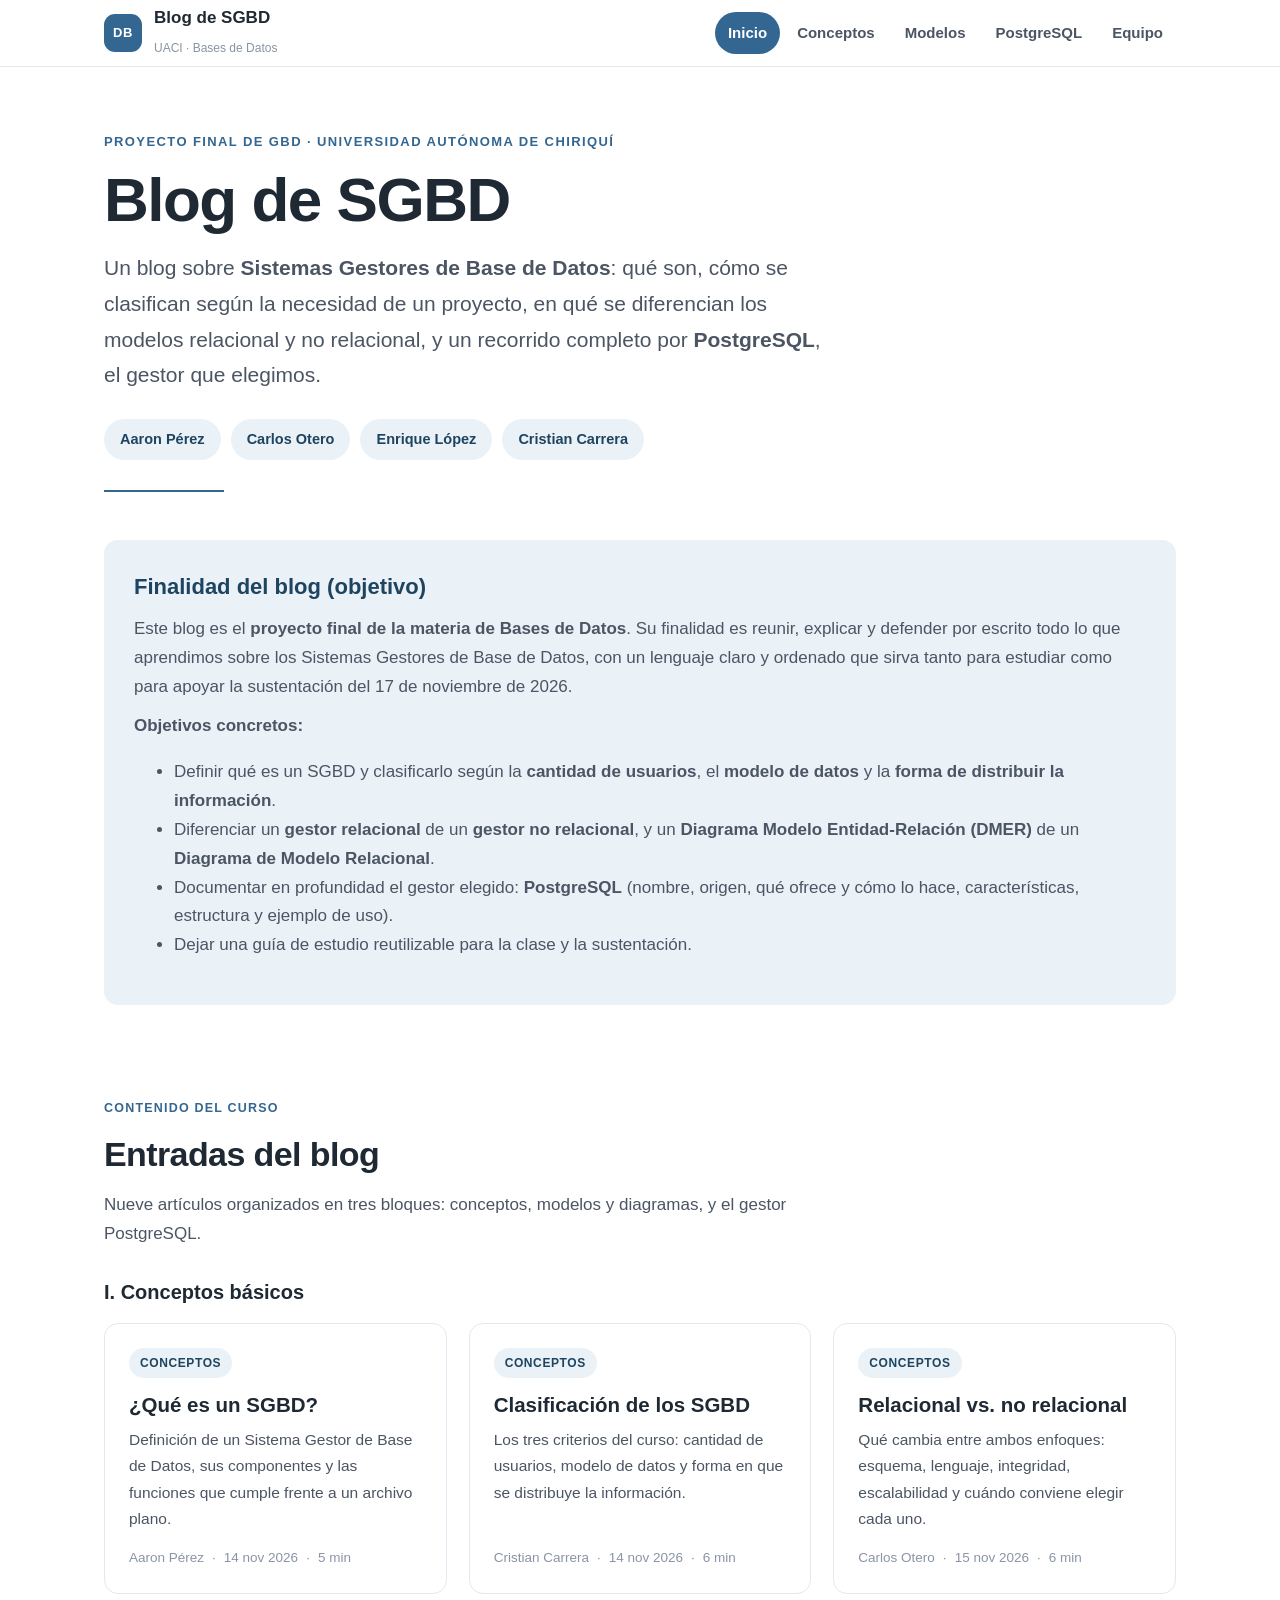
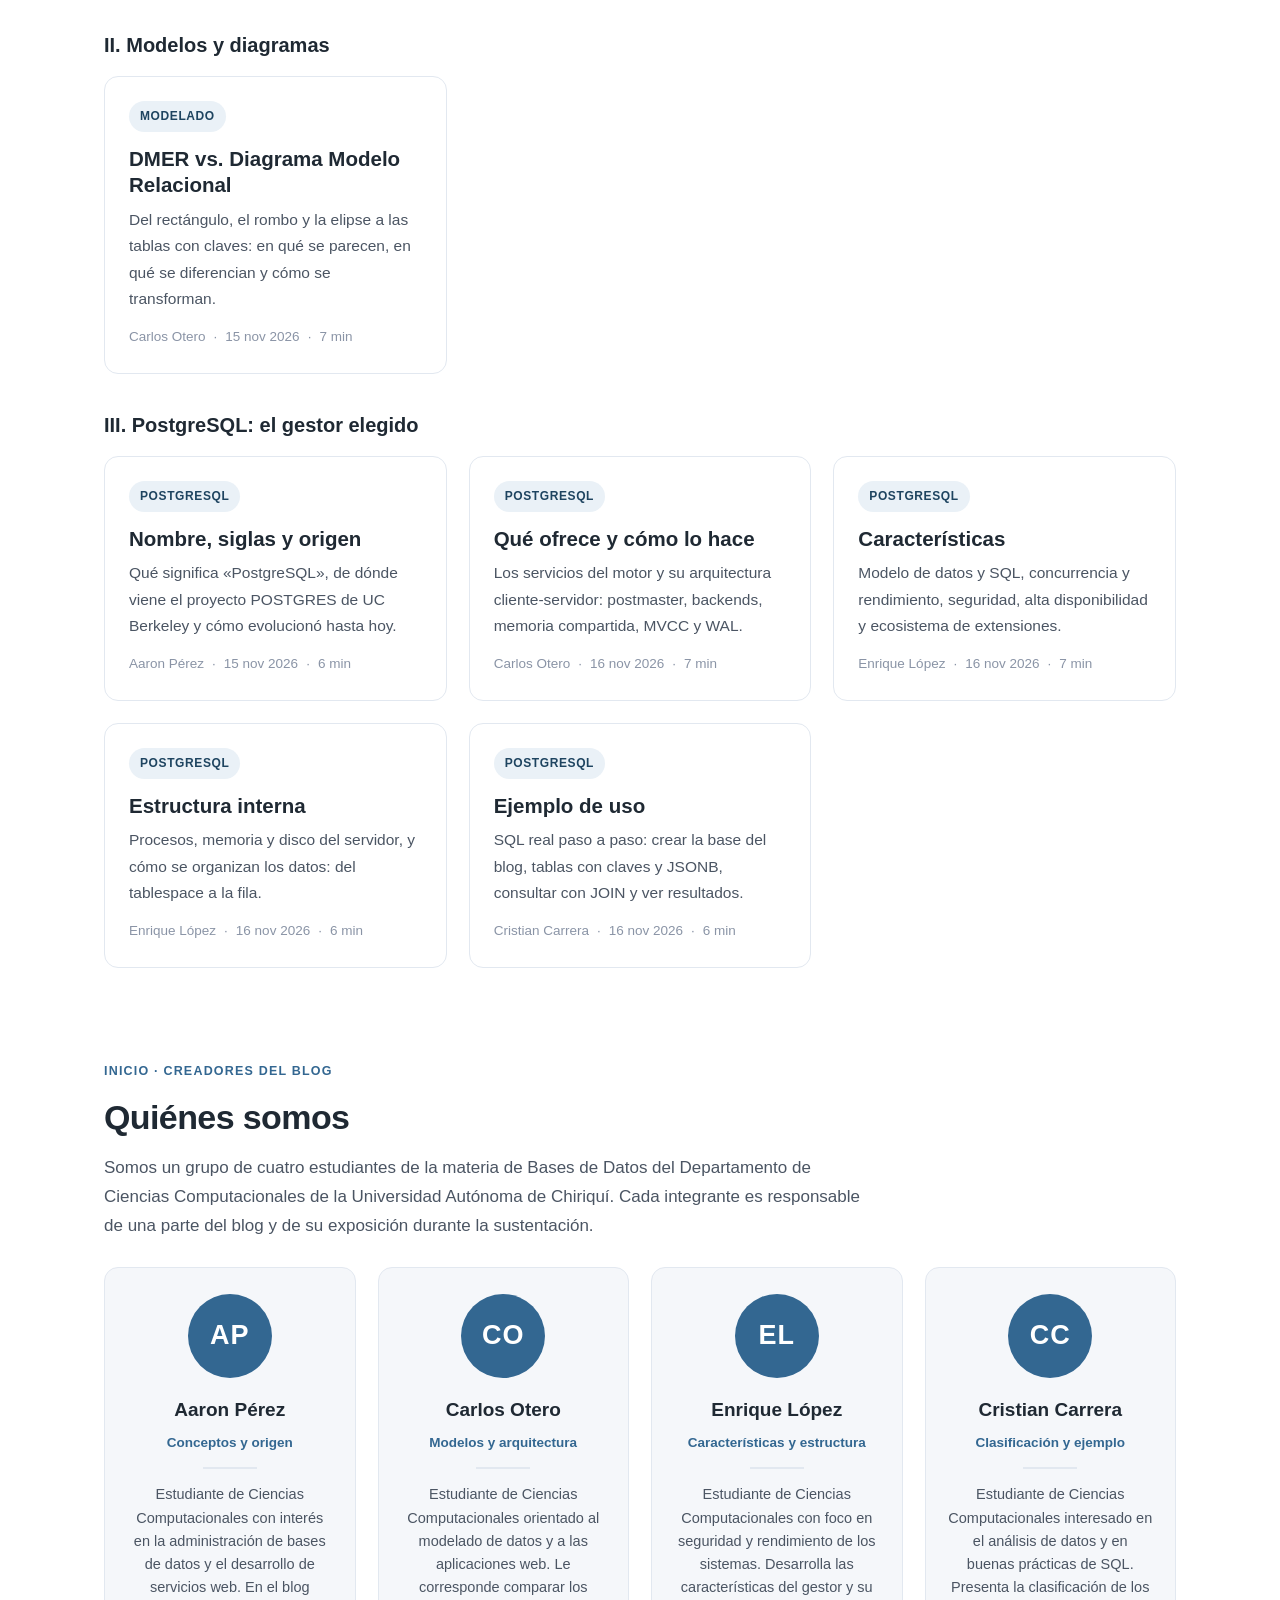
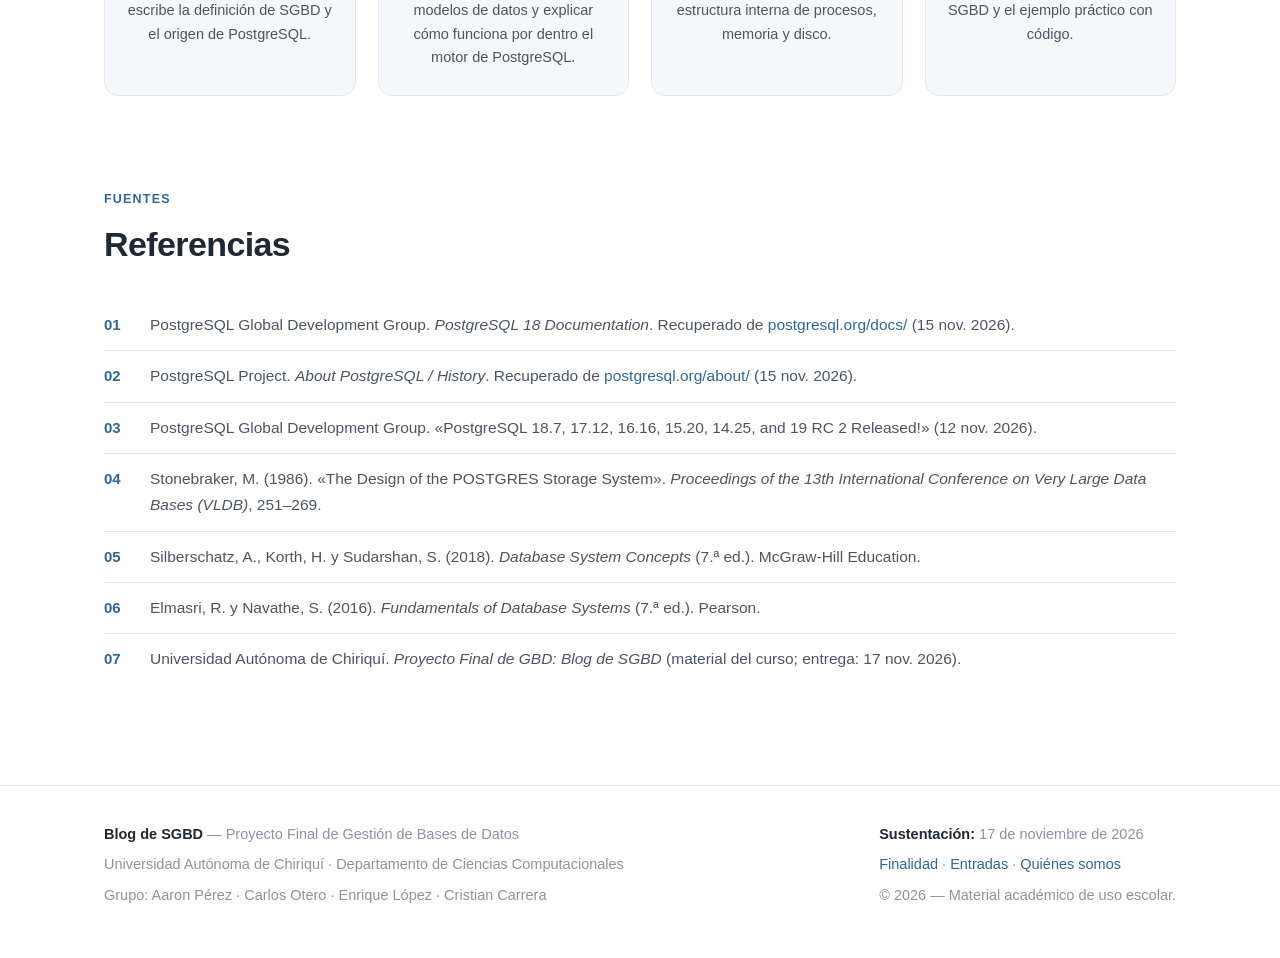
<file: index.html>
<!DOCTYPE html>
<html lang="es">
<head>
  <meta charset="UTF-8">
  <meta name="viewport" content="width=device-width, initial-scale=1.0">
  <title>Blog de SGBD — Sistemas Gestores de Base de Datos | UACI</title>
  <meta name="description" content="Blog del Proyecto Final de GBD: definición y clasificación de los SGBD, modelos relacional y no relacional, diagramas E-R y de modelo relacional, y un recorrido completo por PostgreSQL.">
  <link rel="stylesheet" href="css/style.css">
</head>
<body>

  <header class="site-header">
    <div class="container header-inner">
      <a class="brand" href="index.html">
        <span class="brand-mark">DB</span>
        <span>
          <span class="brand-name">Blog de SGBD</span><br>
          <span class="brand-sub">UACI · Bases de Datos</span>
        </span>
      </a>
      <nav class="nav">
        <a href="index.html" class="active">Inicio</a>
        <a href="que-es-un-sgbd.html">Conceptos</a>
        <a href="relacional-vs-no-relacional.html">Modelos</a>
        <a href="postgresql-origen.html">PostgreSQL</a>
        <a href="index.html#equipo">Equipo</a>
      </nav>
    </div>
  </header>

  <main>

    <!-- ================================================== HERO -->
    <section class="hero">
      <div class="container">
        <p class="eyebrow">Proyecto Final de GBD · Universidad Autónoma de Chiriquí</p>
        <h1>Blog de SGBD</h1>
        <p class="lead">
          Un blog sobre <strong>Sistemas Gestores de Base de Datos</strong>: qué son, cómo se
          clasifican según la necesidad de un proyecto, en qué se diferencian los modelos
          relacional y no relacional, y un recorrido completo por
          <strong>PostgreSQL</strong>, el gestor que elegimos.
        </p>
        <div class="chips">
          <span class="chip">Aaron Pérez</span>
          <span class="chip">Carlos Otero</span>
          <span class="chip">Enrique López</span>
          <span class="chip">Cristian Carrera</span>
        </div>
        <hr class="rule">
      </div>
    </section>

    <!-- ============================================ FINALIDAD -->
    <section class="section" id="finalidad" style="padding-top: 8px;">
      <div class="container">
        <div class="panel">
          <h2>Finalidad del blog (objetivo)</h2>
          <p>
            Este blog es el <strong>proyecto final de la materia de Bases de Datos</strong>.
            Su finalidad es reunir, explicar y defender por escrito todo lo que aprendimos
            sobre los Sistemas Gestores de Base de Datos, con un lenguaje claro y ordenado
            que sirva tanto para estudiar como para apoyar la sustentación del 17 de
            noviembre de 2026.
          </p>
          <p><strong>Objetivos concretos:</strong></p>
          <ul>
            <li>Definir qué es un SGBD y clasificarlo según la <strong>cantidad de usuarios</strong>, el <strong>modelo de datos</strong> y la <strong>forma de distribuir la información</strong>.</li>
            <li>Diferenciar un <strong>gestor relacional</strong> de un <strong>gestor no relacional</strong>, y un <strong>Diagrama Modelo Entidad-Relación (DMER)</strong> de un <strong>Diagrama de Modelo Relacional</strong>.</li>
            <li>Documentar en profundidad el gestor elegido: <strong>PostgreSQL</strong> (nombre, origen, qué ofrece y cómo lo hace, características, estructura y ejemplo de uso).</li>
            <li>Dejar una guía de estudio reutilizable para la clase y la sustentación.</li>
          </ul>
        </div>
      </div>
    </section>

    <!-- ============================================ ENTRADAS -->
    <section class="section" id="entradas">
      <div class="container">
        <div class="section-head">
          <span class="kicker">Contenido del curso</span>
          <h2>Entradas del blog</h2>
          <p>Nueve artículos organizados en tres bloques: conceptos, modelos y diagramas, y el gestor PostgreSQL.</p>
        </div>

        <h3 style="color: var(--ink); font-size: 20px; margin: 26px 0 14px;">I. Conceptos básicos</h3>
        <div class="grid grid-3">
          <article class="card">
            <span class="tag">Conceptos</span>
            <h3><a href="que-es-un-sgbd.html">¿Qué es un SGBD?</a></h3>
            <p>Definición de un Sistema Gestor de Base de Datos, sus componentes y las funciones que cumple frente a un archivo plano.</p>
            <div class="meta"><span>Aaron Pérez</span><span class="dot">14 nov 2026</span><span class="dot">5 min</span></div>
          </article>
          <article class="card">
            <span class="tag">Conceptos</span>
            <h3><a href="clasificacion-sgbd.html">Clasificación de los SGBD</a></h3>
            <p>Los tres criterios del curso: cantidad de usuarios, modelo de datos y forma en que se distribuye la información.</p>
            <div class="meta"><span>Cristian Carrera</span><span class="dot">14 nov 2026</span><span class="dot">6 min</span></div>
          </article>
          <article class="card">
            <span class="tag">Conceptos</span>
            <h3><a href="relacional-vs-no-relacional.html">Relacional vs. no relacional</a></h3>
            <p>Qué cambia entre ambos enfoques: esquema, lenguaje, integridad, escalabilidad y cuándo conviene elegir cada uno.</p>
            <div class="meta"><span>Carlos Otero</span><span class="dot">15 nov 2026</span><span class="dot">6 min</span></div>
          </article>
        </div>

        <h3 style="color: var(--ink); font-size: 20px; margin: 34px 0 14px;">II. Modelos y diagramas</h3>
        <div class="grid grid-3">
          <article class="card">
            <span class="tag">Modelado</span>
            <h3><a href="dmer-vs-modelo-relacional.html">DMER vs. Diagrama Modelo Relacional</a></h3>
            <p>Del rectángulo, el rombo y la elipse a las tablas con claves: en qué se parecen, en qué se diferencian y cómo se transforman.</p>
            <div class="meta"><span>Carlos Otero</span><span class="dot">15 nov 2026</span><span class="dot">7 min</span></div>
          </article>
        </div>

        <h3 style="color: var(--ink); font-size: 20px; margin: 34px 0 14px;">III. PostgreSQL: el gestor elegido</h3>
        <div class="grid grid-3">
          <article class="card">
            <span class="tag">PostgreSQL</span>
            <h3><a href="postgresql-origen.html">Nombre, siglas y origen</a></h3>
            <p>Qué significa «PostgreSQL», de dónde viene el proyecto POSTGRES de UC Berkeley y cómo evolucionó hasta hoy.</p>
            <div class="meta"><span>Aaron Pérez</span><span class="dot">15 nov 2026</span><span class="dot">6 min</span></div>
          </article>
          <article class="card">
            <span class="tag">PostgreSQL</span>
            <h3><a href="postgresql-que-ofrece.html">Qué ofrece y cómo lo hace</a></h3>
            <p>Los servicios del motor y su arquitectura cliente-servidor: postmaster, backends, memoria compartida, MVCC y WAL.</p>
            <div class="meta"><span>Carlos Otero</span><span class="dot">16 nov 2026</span><span class="dot">7 min</span></div>
          </article>
          <article class="card">
            <span class="tag">PostgreSQL</span>
            <h3><a href="postgresql-caracteristicas.html">Características</a></h3>
            <p>Modelo de datos y SQL, concurrencia y rendimiento, seguridad, alta disponibilidad y ecosistema de extensiones.</p>
            <div class="meta"><span>Enrique López</span><span class="dot">16 nov 2026</span><span class="dot">7 min</span></div>
          </article>
          <article class="card">
            <span class="tag">PostgreSQL</span>
            <h3><a href="postgresql-estructura.html">Estructura interna</a></h3>
            <p>Procesos, memoria y disco del servidor, y cómo se organizan los datos: del tablespace a la fila.</p>
            <div class="meta"><span>Enrique López</span><span class="dot">16 nov 2026</span><span class="dot">6 min</span></div>
          </article>
          <article class="card">
            <span class="tag">PostgreSQL</span>
            <h3><a href="postgresql-ejemplo.html">Ejemplo de uso</a></h3>
            <p>SQL real paso a paso: crear la base del blog, tablas con claves y JSONB, consultar con JOIN y ver resultados.</p>
            <div class="meta"><span>Cristian Carrera</span><span class="dot">16 nov 2026</span><span class="dot">6 min</span></div>
          </article>
        </div>
      </div>
    </section>

    <!-- =============================================== EQUIPO -->
    <section class="section" id="equipo" style="background: var(--white);">
      <div class="container">
        <div class="section-head">
          <span class="kicker">Inicio · Creadores del blog</span>
          <h2>Quiénes somos</h2>
          <p>Somos un grupo de cuatro estudiantes de la materia de Bases de Datos del Departamento de Ciencias Computacionales de la Universidad Autónoma de Chiriquí. Cada integrante es responsable de una parte del blog y de su exposición durante la sustentación.</p>
        </div>
        <div class="team-grid">
          <div class="member">
            <div class="avatar">AP</div>
            <h3>Aaron Pérez</h3>
            <span class="role">Conceptos y origen</span>
            <div class="divider"></div>
            <p>Estudiante de Ciencias Computacionales con interés en la administración de bases de datos y el desarrollo de servicios web. En el blog escribe la definición de SGBD y el origen de PostgreSQL.</p>
          </div>
          <div class="member">
            <div class="avatar">CO</div>
            <h3>Carlos Otero</h3>
            <span class="role">Modelos y arquitectura</span>
            <div class="divider"></div>
            <p>Estudiante de Ciencias Computacionales orientado al modelado de datos y a las aplicaciones web. Le corresponde comparar los modelos de datos y explicar cómo funciona por dentro el motor de PostgreSQL.</p>
          </div>
          <div class="member">
            <div class="avatar">EL</div>
            <h3>Enrique López</h3>
            <span class="role">Características y estructura</span>
            <div class="divider"></div>
            <p>Estudiante de Ciencias Computacionales con foco en seguridad y rendimiento de los sistemas. Desarrolla las características del gestor y su estructura interna de procesos, memoria y disco.</p>
          </div>
          <div class="member">
            <div class="avatar">CC</div>
            <h3>Cristian Carrera</h3>
            <span class="role">Clasificación y ejemplo</span>
            <div class="divider"></div>
            <p>Estudiante de Ciencias Computacionales interesado en el análisis de datos y en buenas prácticas de SQL. Presenta la clasificación de los SGBD y el ejemplo práctico con código.</p>
          </div>
        </div>
      </div>
    </section>

    <!-- =========================================== REFERENCIAS -->
    <section class="section" id="referencias">
      <div class="container">
        <div class="section-head">
          <span class="kicker">Fuentes</span>
          <h2>Referencias</h2>
        </div>
        <ol class="refs">
          <li>PostgreSQL Global Development Group. <em>PostgreSQL 18 Documentation</em>. Recuperado de <a href="https://www.postgresql.org/docs/" target="_blank" rel="noopener">postgresql.org/docs/</a> (15 nov. 2026).</li>
          <li>PostgreSQL Project. <em>About PostgreSQL / History</em>. Recuperado de <a href="https://www.postgresql.org/about/" target="_blank" rel="noopener">postgresql.org/about/</a> (15 nov. 2026).</li>
          <li>PostgreSQL Global Development Group. «PostgreSQL 18.7, 17.12, 16.16, 15.20, 14.25, and 19 RC 2 Released!» (12 nov. 2026).</li>
          <li>Stonebraker, M. (1986). «The Design of the POSTGRES Storage System». <em>Proceedings of the 13th International Conference on Very Large Data Bases (VLDB)</em>, 251–269.</li>
          <li>Silberschatz, A., Korth, H. y Sudarshan, S. (2018). <em>Database System Concepts</em> (7.ª ed.). McGraw-Hill Education.</li>
          <li>Elmasri, R. y Navathe, S. (2016). <em>Fundamentals of Database Systems</em> (7.ª ed.). Pearson.</li>
          <li>Universidad Autónoma de Chiriquí. <em>Proyecto Final de GBD: Blog de SGBD</em> (material del curso; entrega: 17 nov. 2026).</li>
        </ol>
      </div>
    </section>

  </main>

  <footer class="site-footer">
    <div class="container footer-inner">
      <div>
        <p><strong>Blog de SGBD</strong> — Proyecto Final de Gestión de Bases de Datos</p>
        <p>Universidad Autónoma de Chiriquí · Departamento de Ciencias Computacionales</p>
        <p>Grupo: Aaron Pérez · Carlos Otero · Enrique López · Cristian Carrera</p>
      </div>
      <div>
        <p><strong>Sustentación:</strong> 17 de noviembre de 2026</p>
        <p><a href="#finalidad">Finalidad</a> · <a href="#entradas">Entradas</a> · <a href="#equipo">Quiénes somos</a></p>
        <p>© 2026 — Material académico de uso escolar.</p>
      </div>
    </div>
  </footer>

</body>
</html>
</file>
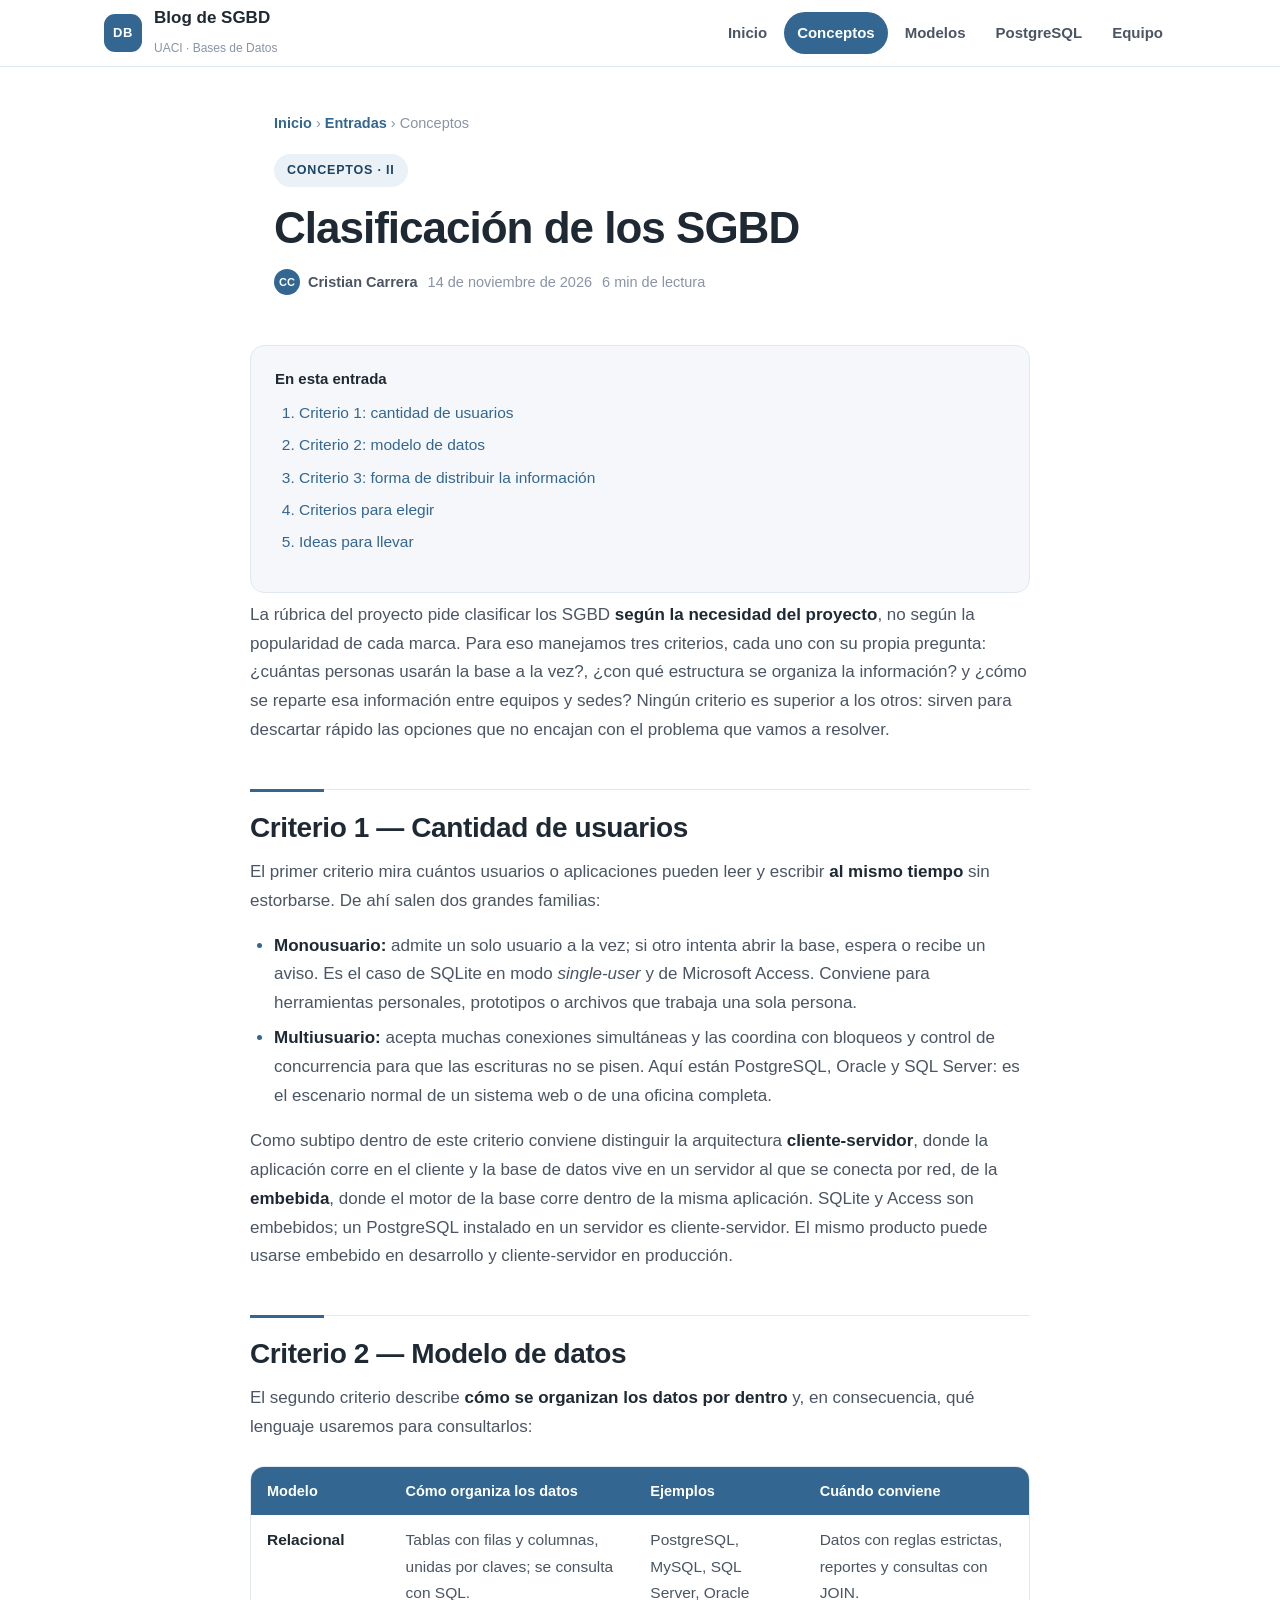
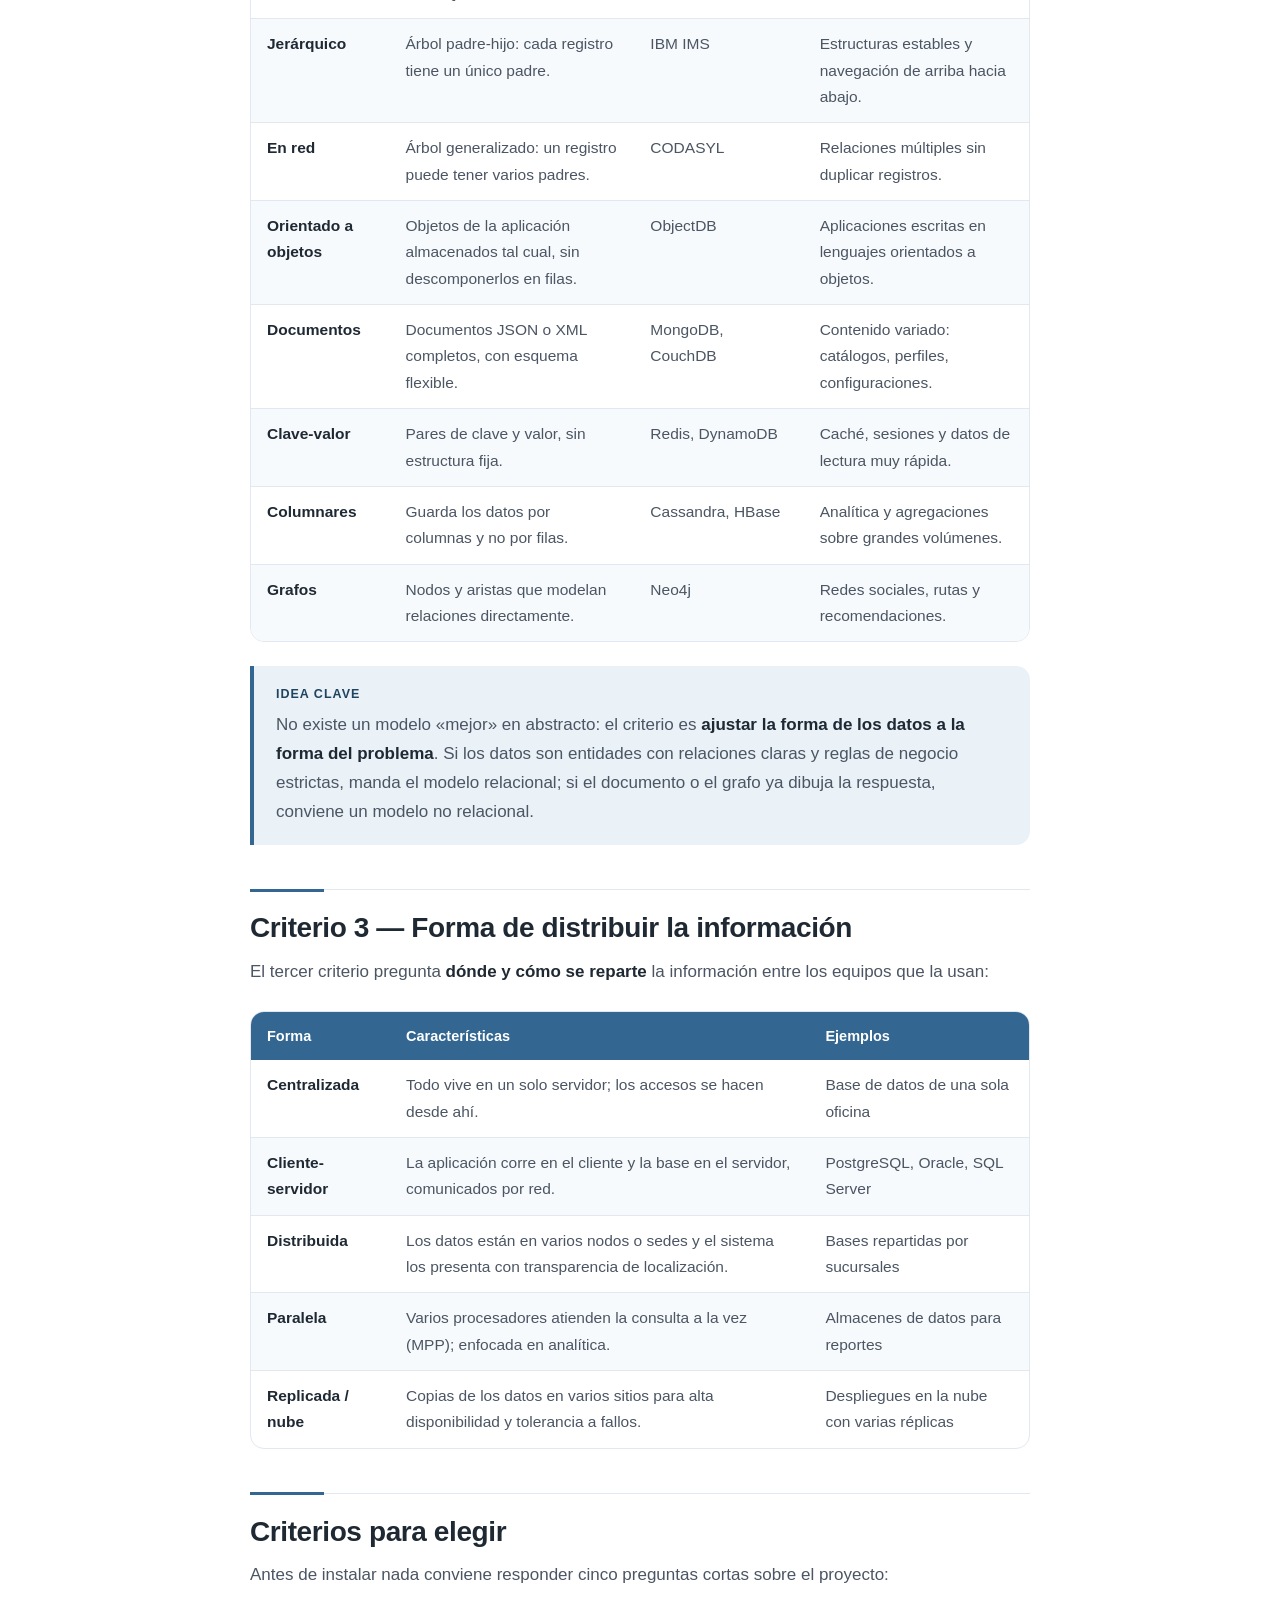
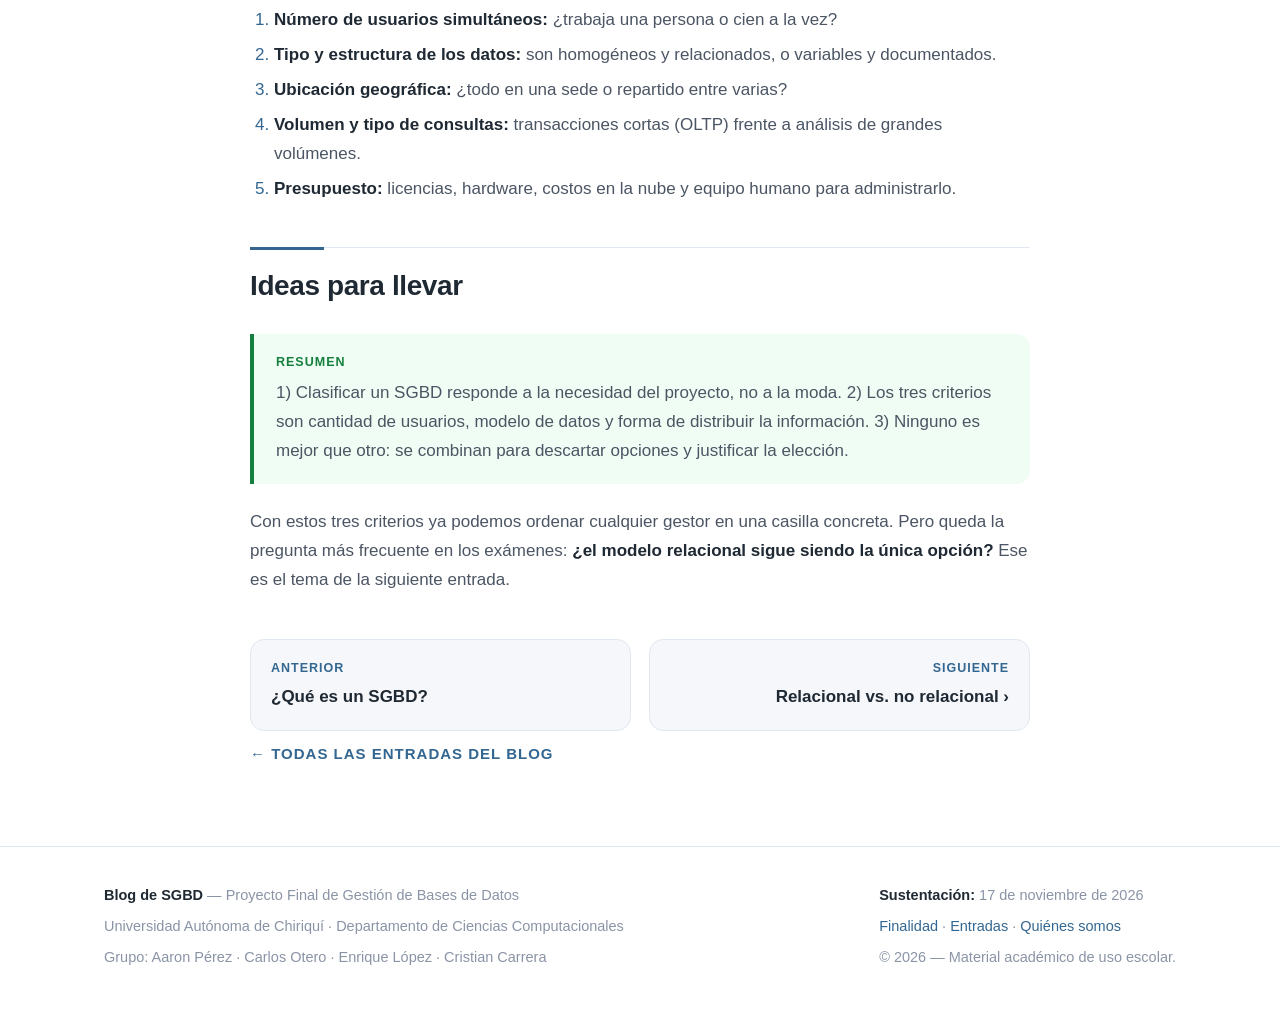
<file: clasificacion-sgbd.html>
<!DOCTYPE html>
<html lang="es">
<head>
  <meta charset="UTF-8">
  <meta name="viewport" content="width=device-width, initial-scale=1.0">
  <title>Clasificación de los SGBD | Blog de SGBD</title>
  <meta name="description" content="Tres criterios para clasificar los SGBD según la necesidad del proyecto: cantidad de usuarios, modelo de datos y forma de distribuir la información, con ejemplos.">
  <link rel="stylesheet" href="css/style.css">
</head>
<body>

  <header class="site-header">
    <div class="container header-inner">
      <a class="brand" href="index.html">
        <span class="brand-mark">DB</span>
        <span>
          <span class="brand-name">Blog de SGBD</span><br>
          <span class="brand-sub">UACI · Bases de Datos</span>
        </span>
      </a>
      <nav class="nav">
        <a href="index.html">Inicio</a>
        <a href="que-es-un-sgbd.html" class="active">Conceptos</a>
        <a href="relacional-vs-no-relacional.html">Modelos</a>
        <a href="postgresql-origen.html">PostgreSQL</a>
        <a href="index.html#equipo">Equipo</a>
      </nav>
    </div>
  </header>

  <main>
    <article>
      <header class="article-header">
        <div class="narrow">
          <div class="breadcrumb"><a href="index.html">Inicio</a> › <a href="index.html#entradas">Entradas</a> › Conceptos</div>
          <span class="tag">Conceptos · II</span>
          <h1>Clasificación de los SGBD</h1>
          <div class="article-meta">
            <span class="byline"><span class="mini-avatar">CC</span> Cristian Carrera</span>
            <span>14 de noviembre de 2026</span>
            <span>6 min de lectura</span>
          </div>
        </div>
      </header>

      <div class="narrow prose">

        <div class="toc">
          <strong>En esta entrada</strong>
          <ol>
            <li><a href="#usuarios">Criterio 1: cantidad de usuarios</a></li>
            <li><a href="#modelo">Criterio 2: modelo de datos</a></li>
            <li><a href="#distribucion">Criterio 3: forma de distribuir la información</a></li>
            <li><a href="#elegir">Criterios para elegir</a></li>
            <li><a href="#ideas">Ideas para llevar</a></li>
          </ol>
        </div>

        <p>
          La rúbrica del proyecto pide clasificar los SGBD
          <strong>según la necesidad del proyecto</strong>, no según la popularidad
          de cada marca. Para eso manejamos tres criterios, cada uno con su propia
          pregunta: ¿cuántas personas usarán la base a la vez?, ¿con qué estructura
          se organiza la información? y ¿cómo se reparte esa información entre
          equipos y sedes? Ningún criterio es superior a los otros: sirven para
          descartar rápido las opciones que no encajan con el problema que vamos a
          resolver.
        </p>

        <h2 id="usuarios">Criterio 1 — Cantidad de usuarios</h2>
        <p>
          El primer criterio mira cuántos usuarios o aplicaciones pueden leer y
          escribir <strong>al mismo tiempo</strong> sin estorbarse. De ahí salen
          dos grandes familias:
        </p>
        <ul>
          <li>
            <strong>Monousuario:</strong> admite un solo usuario a la vez; si
            otro intenta abrir la base, espera o recibe un aviso. Es el caso de
            SQLite en modo <em>single-user</em> y de Microsoft Access. Conviene
            para herramientas personales, prototipos o archivos que trabaja una
            sola persona.
          </li>
          <li>
            <strong>Multiusuario:</strong> acepta muchas conexiones simultáneas
            y las coordina con bloqueos y control de concurrencia para que las
            escrituras no se pisen. Aquí están PostgreSQL, Oracle y SQL Server:
            es el escenario normal de un sistema web o de una oficina completa.
          </li>
        </ul>
        <p>
          Como subtipo dentro de este criterio conviene distinguir la arquitectura
          <strong>cliente-servidor</strong>, donde la aplicación corre en el
          cliente y la base de datos vive en un servidor al que se conecta por
          red, de la <strong>embebida</strong>, donde el motor de la base corre
          dentro de la misma aplicación. SQLite y Access son embebidos; un
          PostgreSQL instalado en un servidor es cliente-servidor. El mismo
          producto puede usarse embebido en desarrollo y cliente-servidor en
          producción.
        </p>

        <h2 id="modelo">Criterio 2 — Modelo de datos</h2>
        <p>
          El segundo criterio describe <strong>cómo se organizan los datos por
          dentro</strong> y, en consecuencia, qué lenguaje usaremos para
          consultarlos:
        </p>
        <div class="table-wrap">
          <table>
            <thead>
              <tr>
                <th>Modelo</th>
                <th>Cómo organiza los datos</th>
                <th>Ejemplos</th>
                <th>Cuándo conviene</th>
              </tr>
            </thead>
            <tbody>
              <tr>
                <td>Relacional</td>
                <td>Tablas con filas y columnas, unidas por claves; se consulta con SQL.</td>
                <td>PostgreSQL, MySQL, SQL Server, Oracle</td>
                <td>Datos con reglas estrictas, reportes y consultas con JOIN.</td>
              </tr>
              <tr>
                <td>Jerárquico</td>
                <td>Árbol padre-hijo: cada registro tiene un único padre.</td>
                <td>IBM IMS</td>
                <td>Estructuras estables y navegación de arriba hacia abajo.</td>
              </tr>
              <tr>
                <td>En red</td>
                <td>Árbol generalizado: un registro puede tener varios padres.</td>
                <td>CODASYL</td>
                <td>Relaciones múltiples sin duplicar registros.</td>
              </tr>
              <tr>
                <td>Orientado a objetos</td>
                <td>Objetos de la aplicación almacenados tal cual, sin descomponerlos en filas.</td>
                <td>ObjectDB</td>
                <td>Aplicaciones escritas en lenguajes orientados a objetos.</td>
              </tr>
              <tr>
                <td>Documentos</td>
                <td>Documentos JSON o XML completos, con esquema flexible.</td>
                <td>MongoDB, CouchDB</td>
                <td>Contenido variado: catálogos, perfiles, configuraciones.</td>
              </tr>
              <tr>
                <td>Clave-valor</td>
                <td>Pares de clave y valor, sin estructura fija.</td>
                <td>Redis, DynamoDB</td>
                <td>Caché, sesiones y datos de lectura muy rápida.</td>
              </tr>
              <tr>
                <td>Columnares</td>
                <td>Guarda los datos por columnas y no por filas.</td>
                <td>Cassandra, HBase</td>
                <td>Analítica y agregaciones sobre grandes volúmenes.</td>
              </tr>
              <tr>
                <td>Grafos</td>
                <td>Nodos y aristas que modelan relaciones directamente.</td>
                <td>Neo4j</td>
                <td>Redes sociales, rutas y recomendaciones.</td>
              </tr>
            </tbody>
          </table>
        </div>
        <div class="callout">
          <span class="callout-title">Idea clave</span>
          <p>
            No existe un modelo «mejor» en abstracto: el criterio es
            <strong>ajustar la forma de los datos a la forma del problema</strong>.
            Si los datos son entidades con relaciones claras y reglas de negocio
            estrictas, manda el modelo relacional; si el documento o el grafo ya
            dibuja la respuesta, conviene un modelo no relacional.
          </p>
        </div>

        <h2 id="distribucion">Criterio 3 — Forma de distribuir la información</h2>
        <p>
          El tercer criterio pregunta <strong>dónde y cómo se reparte</strong> la
          información entre los equipos que la usan:
        </p>
        <div class="table-wrap">
          <table>
            <thead>
              <tr>
                <th>Forma</th>
                <th>Características</th>
                <th>Ejemplos</th>
              </tr>
            </thead>
            <tbody>
              <tr>
                <td>Centralizada</td>
                <td>Todo vive en un solo servidor; los accesos se hacen desde ahí.</td>
                <td>Base de datos de una sola oficina</td>
              </tr>
              <tr>
                <td>Cliente-servidor</td>
                <td>La aplicación corre en el cliente y la base en el servidor, comunicados por red.</td>
                <td>PostgreSQL, Oracle, SQL Server</td>
              </tr>
              <tr>
                <td>Distribuida</td>
                <td>Los datos están en varios nodos o sedes y el sistema los presenta con transparencia de localización.</td>
                <td>Bases repartidas por sucursales</td>
              </tr>
              <tr>
                <td>Paralela</td>
                <td>Varios procesadores atienden la consulta a la vez (MPP); enfocada en analítica.</td>
                <td>Almacenes de datos para reportes</td>
              </tr>
              <tr>
                <td>Replicada / nube</td>
                <td>Copias de los datos en varios sitios para alta disponibilidad y tolerancia a fallos.</td>
                <td>Despliegues en la nube con varias réplicas</td>
              </tr>
            </tbody>
          </table>
        </div>

        <h2 id="elegir">Criterios para elegir</h2>
        <p>
          Antes de instalar nada conviene responder cinco preguntas cortas sobre
          el proyecto:
        </p>
        <ol>
          <li><strong>Número de usuarios simultáneos:</strong> ¿trabaja una persona o cien a la vez?</li>
          <li><strong>Tipo y estructura de los datos:</strong> son homogéneos y relacionados, o variables y documentados.</li>
          <li><strong>Ubicación geográfica:</strong> ¿todo en una sede o repartido entre varias?</li>
          <li><strong>Volumen y tipo de consultas:</strong> transacciones cortas (OLTP) frente a análisis de grandes volúmenes.</li>
          <li><strong>Presupuesto:</strong> licencias, hardware, costos en la nube y equipo humano para administrarlo.</li>
        </ol>

        <h2 id="ideas">Ideas para llevar</h2>
        <div class="callout tip">
          <span class="callout-title">Resumen</span>
          <p>
            1) Clasificar un SGBD responde a la necesidad del proyecto, no a la
            moda. 2) Los tres criterios son cantidad de usuarios, modelo de datos
            y forma de distribuir la información. 3) Ninguno es mejor que otro:
            se combinan para descartar opciones y justificar la elección.
          </p>
        </div>
        <p>
          Con estos tres criterios ya podemos ordenar cualquier gestor en una
          casilla concreta. Pero queda la pregunta más frecuente en los exámenes:
          <strong>¿el modelo relacional sigue siendo la única opción?</strong> Ese
          es el tema de la siguiente entrada.
        </p>

        <nav class="pager">
          <a href="que-es-un-sgbd.html"><span class="dir">Anterior</span><span class="ttl">¿Qué es un SGBD?</span></a>
          <a class="next" href="relacional-vs-no-relacional.html"><span class="dir">Siguiente</span><span class="ttl">Relacional vs. no relacional ›</span></a>
        </nav>

        <p class="related-title"><a href="index.html#entradas">← Todas las entradas del blog</a></p>
      </div>
    </article>
  </main>

  <footer class="site-footer">
    <div class="container footer-inner">
      <div>
        <p><strong>Blog de SGBD</strong> — Proyecto Final de Gestión de Bases de Datos</p>
        <p>Universidad Autónoma de Chiriquí · Departamento de Ciencias Computacionales</p>
        <p>Grupo: Aaron Pérez · Carlos Otero · Enrique López · Cristian Carrera</p>
      </div>
      <div>
        <p><strong>Sustentación:</strong> 17 de noviembre de 2026</p>
        <p><a href="index.html#finalidad">Finalidad</a> · <a href="index.html#entradas">Entradas</a> · <a href="index.html#equipo">Quiénes somos</a></p>
        <p>© 2026 — Material académico de uso escolar.</p>
      </div>
    </div>
  </footer>

</body>
</html>
</file>
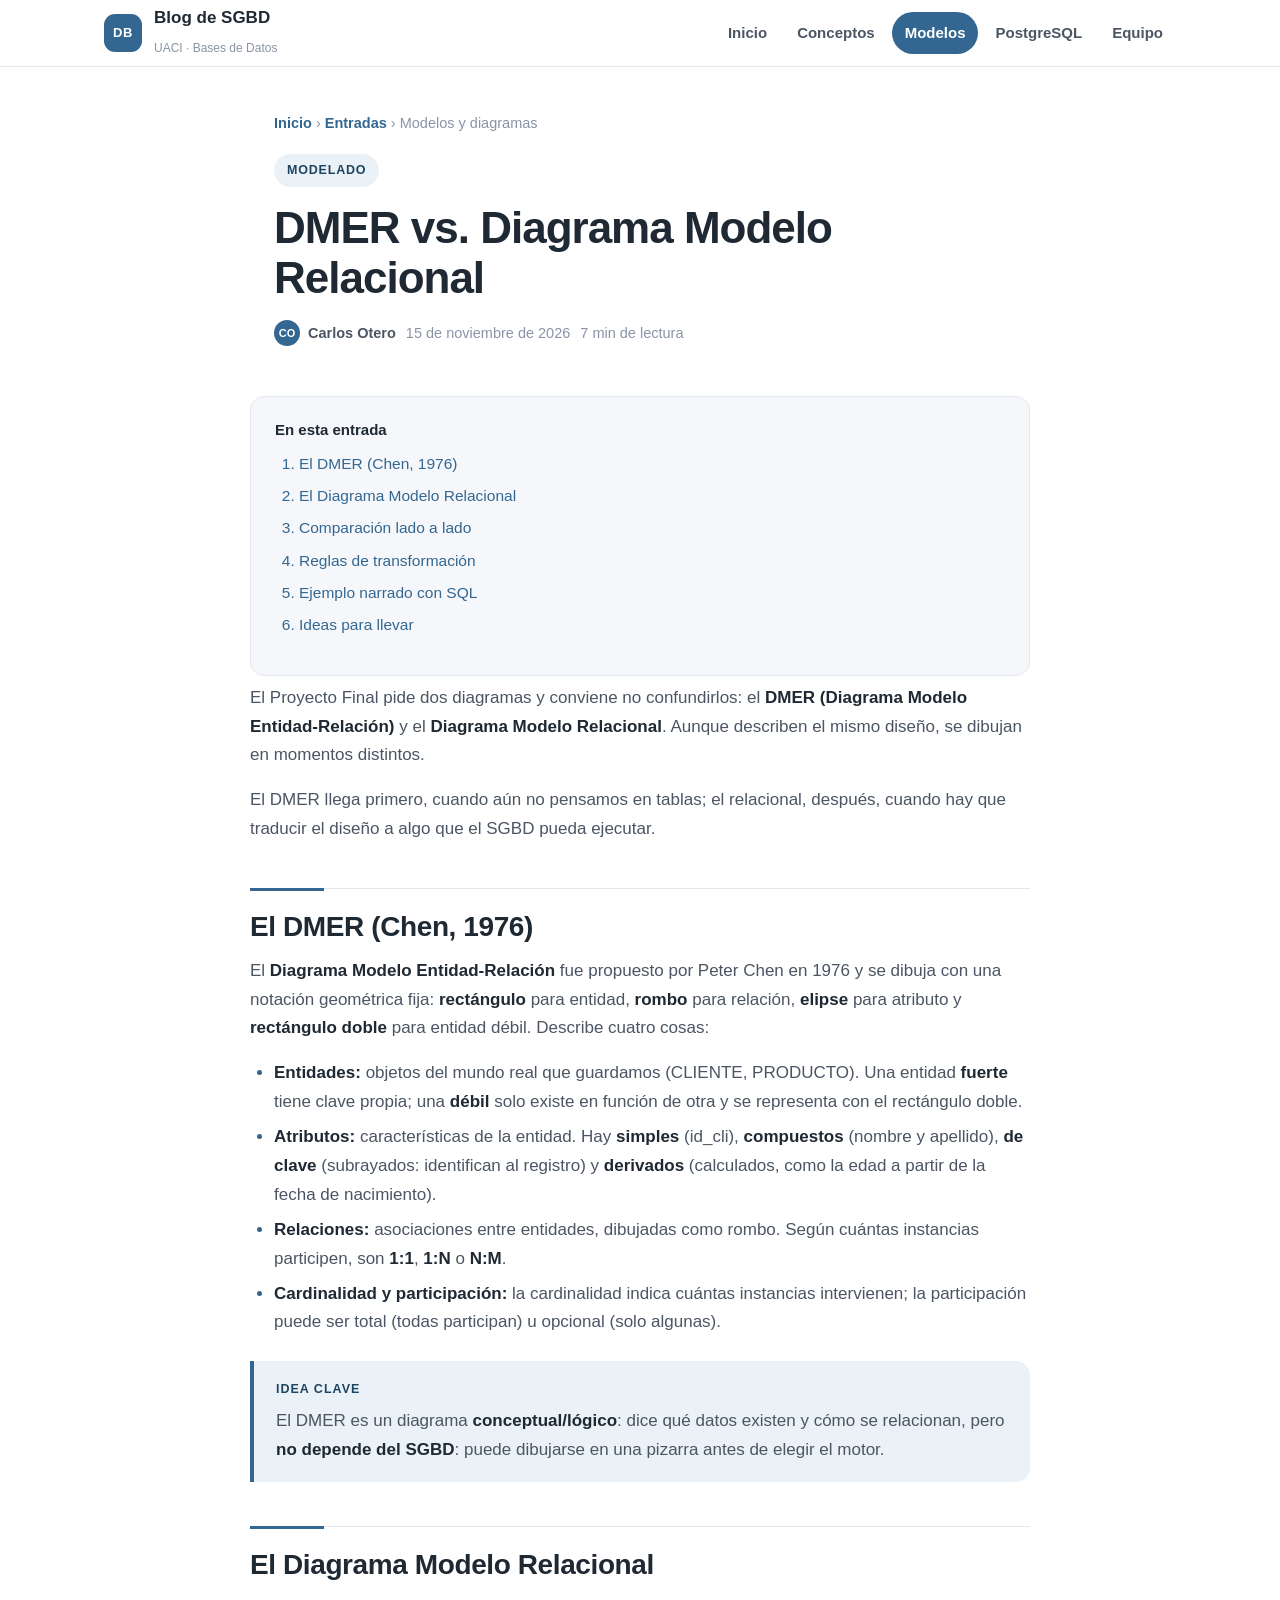
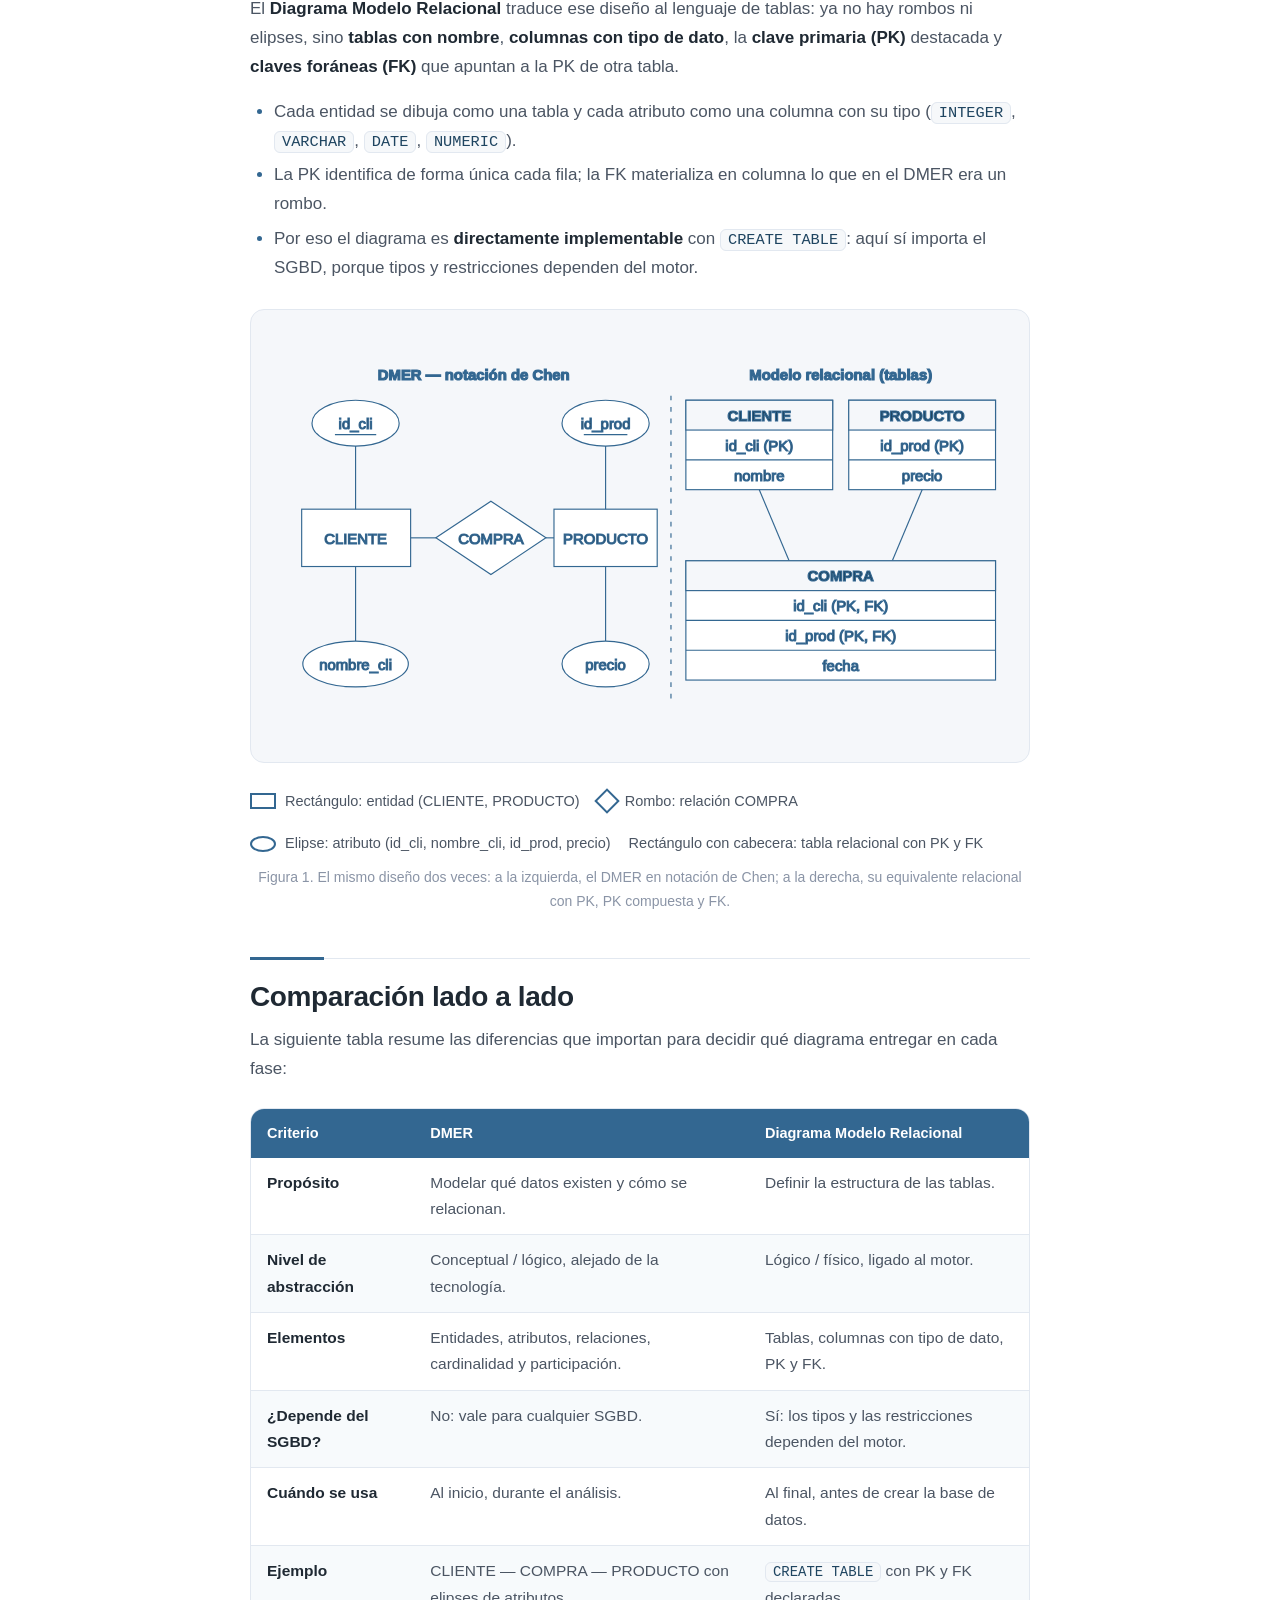
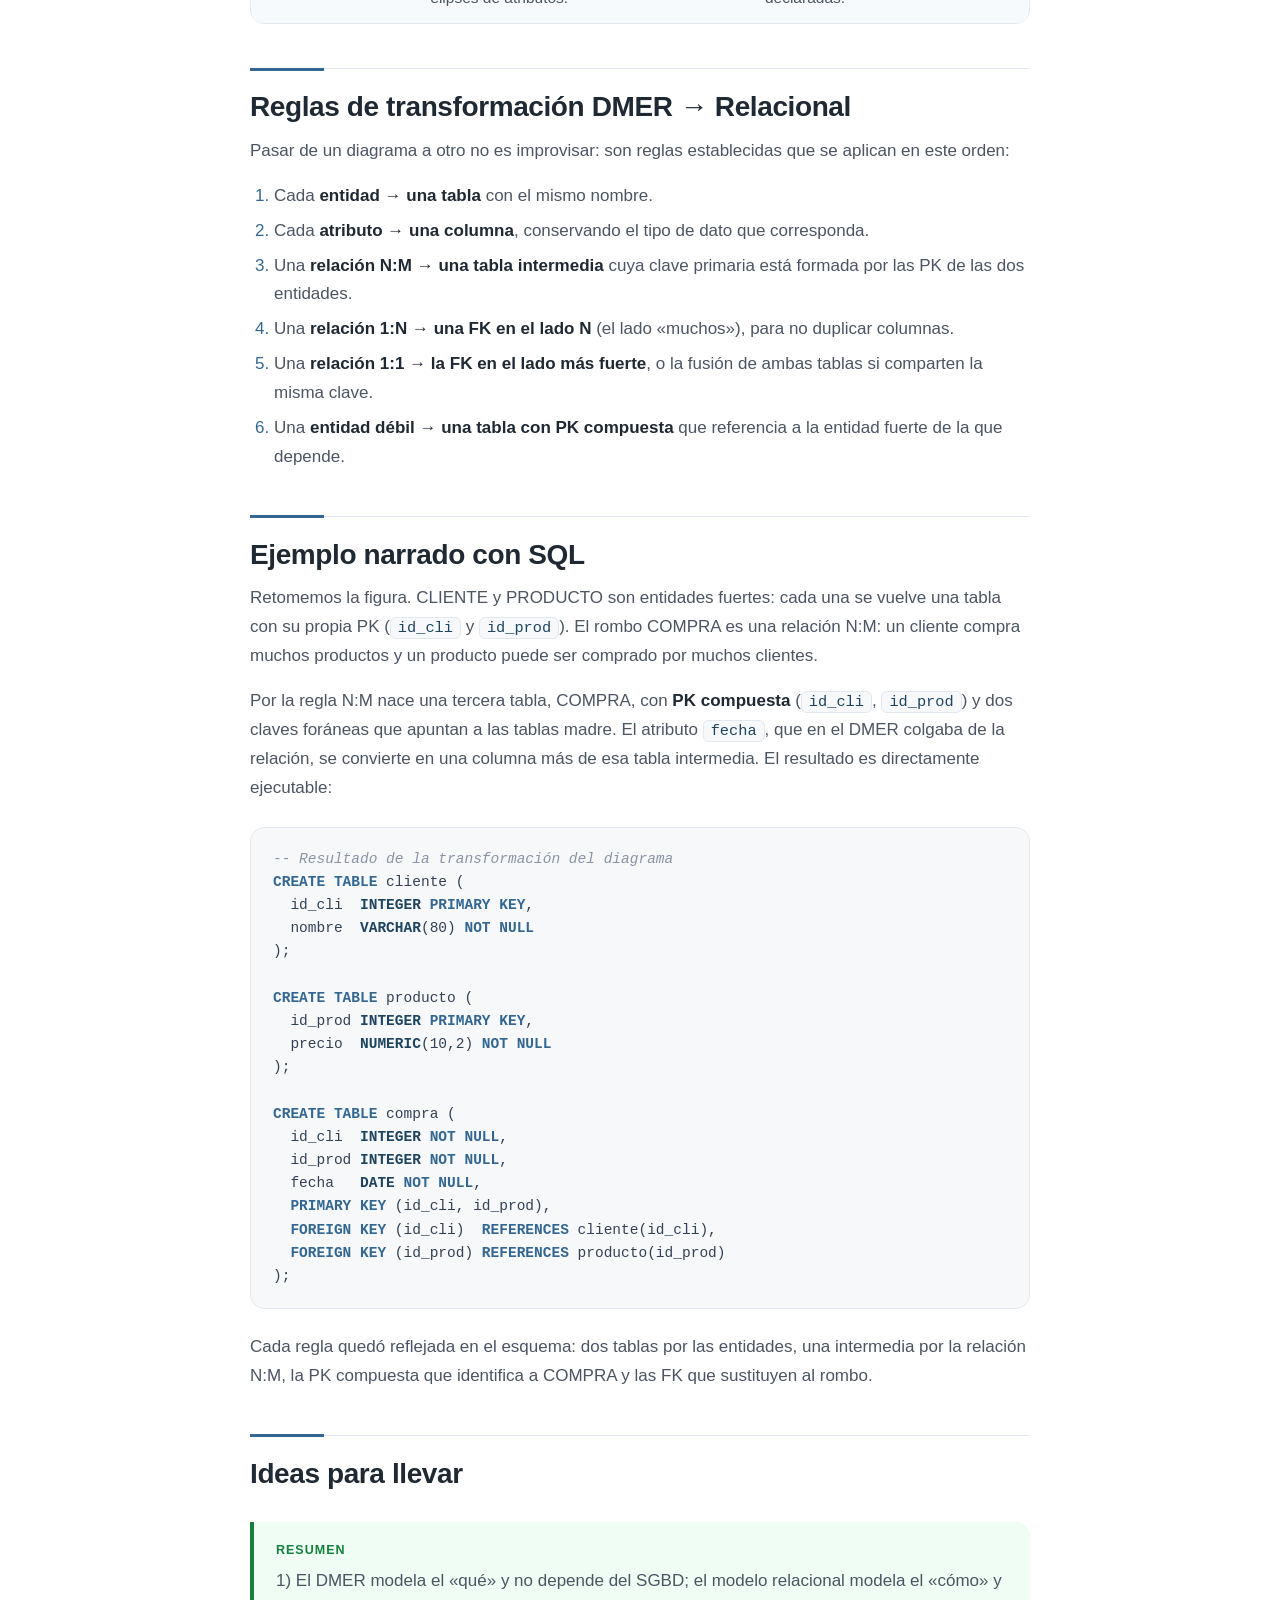
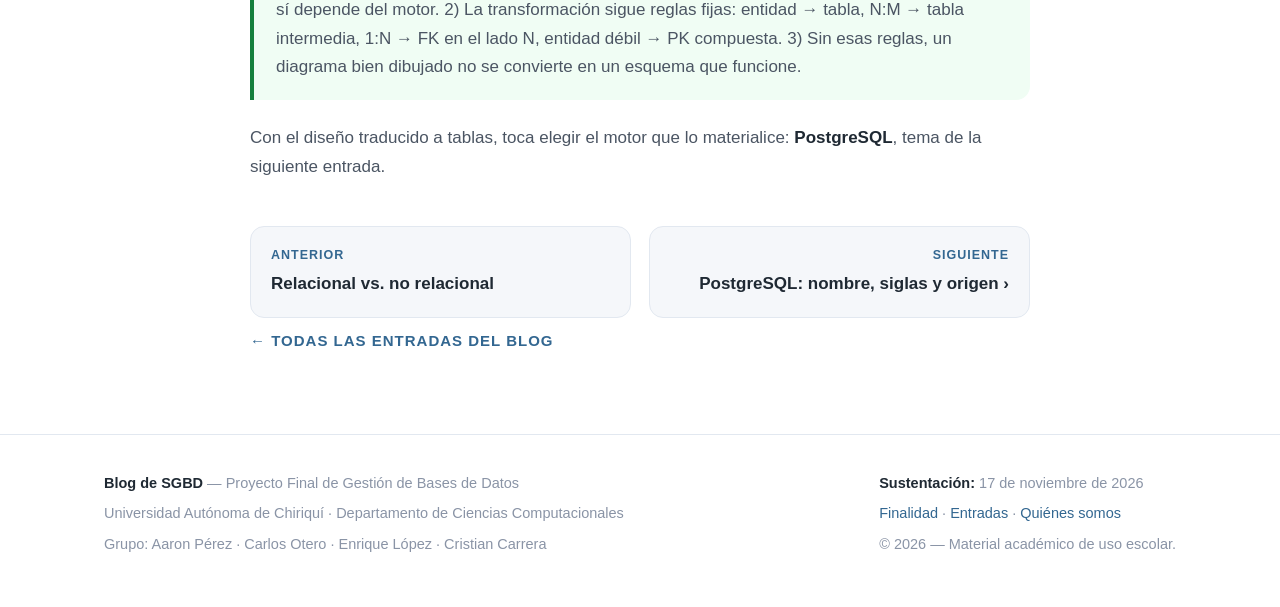
<file: dmer-vs-modelo-relacional.html>
<!DOCTYPE html>
<html lang="es">
<head>
  <meta charset="UTF-8">
  <meta name="viewport" content="width=device-width, initial-scale=1.0">
  <title>DMER vs. Diagrama Modelo Relacional | Blog de SGBD</title>
  <meta name="description" content="Comparación entre el DMER en notación de Chen y el diagrama modelo relacional: elementos, reglas de transformación y ejemplo en SQL.">
  <link rel="stylesheet" href="css/style.css">
</head>
<body>

  <header class="site-header">
    <div class="container header-inner">
      <a class="brand" href="index.html">
        <span class="brand-mark">DB</span>
        <span>
          <span class="brand-name">Blog de SGBD</span><br>
          <span class="brand-sub">UACI · Bases de Datos</span>
        </span>
      </a>
      <nav class="nav">
        <a href="index.html">Inicio</a>
        <a href="que-es-un-sgbd.html">Conceptos</a>
        <a href="relacional-vs-no-relacional.html" class="active">Modelos</a>
        <a href="postgresql-origen.html">PostgreSQL</a>
        <a href="index.html#equipo">Equipo</a>
      </nav>
    </div>
  </header>

  <main>
    <article>
      <header class="article-header">
        <div class="narrow">
          <div class="breadcrumb"><a href="index.html">Inicio</a> › <a href="index.html#entradas">Entradas</a> › Modelos y diagramas</div>
          <span class="tag">Modelado</span>
          <h1>DMER vs. Diagrama Modelo Relacional</h1>
          <div class="article-meta">
            <span class="byline"><span class="mini-avatar">CO</span> Carlos Otero</span>
            <span>15 de noviembre de 2026</span>
            <span>7 min de lectura</span>
          </div>
        </div>
      </header>

      <div class="narrow prose">

        <div class="toc">
          <strong>En esta entrada</strong>
          <ol>
            <li><a href="#dmer">El DMER (Chen, 1976)</a></li>
            <li><a href="#relacional">El Diagrama Modelo Relacional</a></li>
            <li><a href="#comparacion">Comparación lado a lado</a></li>
            <li><a href="#transformacion">Reglas de transformación</a></li>
            <li><a href="#ejemplo">Ejemplo narrado con SQL</a></li>
            <li><a href="#ideas">Ideas para llevar</a></li>
          </ol>
        </div>

        <p>
          El Proyecto Final pide dos diagramas y conviene no confundirlos: el
          <strong>DMER (Diagrama Modelo Entidad-Relación)</strong> y el
          <strong>Diagrama Modelo Relacional</strong>. Aunque describen el mismo
          diseño, se dibujan en momentos distintos.
        </p>
        <p>
          El DMER llega primero, cuando aún no pensamos en tablas; el relacional,
          después, cuando hay que traducir el diseño a algo que el SGBD pueda
          ejecutar.
        </p>

        <h2 id="dmer">El DMER (Chen, 1976)</h2>
        <p>
          El <strong>Diagrama Modelo Entidad-Relación</strong> fue propuesto por
          Peter Chen en 1976 y se dibuja con una notación geométrica fija:
          <strong>rectángulo</strong> para entidad, <strong>rombo</strong> para
          relación, <strong>elipse</strong> para atributo y
          <strong>rectángulo doble</strong> para entidad débil. Describe cuatro
          cosas:
        </p>
        <ul>
          <li>
            <strong>Entidades:</strong> objetos del mundo real que guardamos
            (CLIENTE, PRODUCTO). Una entidad <strong>fuerte</strong> tiene clave
            propia; una <strong>débil</strong> solo existe en función de otra y se
            representa con el rectángulo doble.
          </li>
          <li>
            <strong>Atributos:</strong> características de la entidad. Hay
            <strong>simples</strong> (id_cli), <strong>compuestos</strong> (nombre
            y apellido), <strong>de clave</strong> (subrayados: identifican al
            registro) y <strong>derivados</strong> (calculados, como la edad a
            partir de la fecha de nacimiento).
          </li>
          <li>
            <strong>Relaciones:</strong> asociaciones entre entidades, dibujadas
            como rombo. Según cuántas instancias participen, son
            <strong>1:1</strong>, <strong>1:N</strong> o <strong>N:M</strong>.
          </li>
          <li>
            <strong>Cardinalidad y participación:</strong> la cardinalidad indica
            cuántas instancias intervienen; la participación puede ser total
            (todas participan) u opcional (solo algunas).
          </li>
        </ul>
        <div class="callout">
          <span class="callout-title">Idea clave</span>
          <p>
            El DMER es un diagrama <strong>conceptual/lógico</strong>: dice qué
            datos existen y cómo se relacionan, pero <strong>no depende del
            SGBD</strong>: puede dibujarse en una pizarra antes de elegir el
            motor.
          </p>
        </div>

        <h2 id="relacional">El Diagrama Modelo Relacional</h2>
        <p>
          El <strong>Diagrama Modelo Relacional</strong> traduce ese diseño al
          lenguaje de tablas: ya no hay rombos ni elipses, sino
          <strong>tablas con nombre</strong>, <strong>columnas con tipo de
          dato</strong>, la <strong>clave primaria (PK)</strong> destacada y
          <strong>claves foráneas (FK)</strong> que apuntan a la PK de otra tabla.
        </p>
        <ul>
          <li>
            Cada entidad se dibuja como una tabla y cada atributo como una
            columna con su tipo (<code class="inline">INTEGER</code>,
            <code class="inline">VARCHAR</code>, <code class="inline">DATE</code>,
            <code class="inline">NUMERIC</code>).
          </li>
          <li>
            La PK identifica de forma única cada fila; la FK materializa en columna
            lo que en el DMER era un rombo.
          </li>
          <li>
            Por eso el diagrama es <strong>directamente implementable</strong> con
            <code class="inline">CREATE TABLE</code>: aquí sí importa el SGBD,
            porque tipos y restricciones dependen del motor.
          </li>
        </ul>

        <figure>
          <div class="diagram">
            <svg viewBox="0 0 640 340" width="100%" preserveAspectRatio="xMidYMid meet" xmlns="http://www.w3.org/2000/svg" font-family="Segoe UI, Arial" font-size="13" text-anchor="middle" stroke="#336791" fill="#ffffff" role="img" aria-label="Comparación entre el DMER en notación de Chen y el diagrama modelo relacional del mismo diseño">
              <g transform="translate(0,16)">
                <text x="175" y="22" fill="#336791" font-weight="700">DMER — notación de Chen</text>
                <text x="495" y="22" fill="#336791" font-weight="700">Modelo relacional (tablas)</text>
                <line x1="347" y1="36" x2="347" y2="306" stroke="#336791" stroke-dasharray="4 6"/>

                <rect x="25" y="135" width="95" height="50"/>
                <text x="72" y="165" fill="#1f2933">CLIENTE</text>
                <polygon points="142,160 190,128 238,160 190,192"/>
                <text x="190" y="165" fill="#1f2933">COMPRA</text>
                <rect x="245" y="135" width="90" height="50"/>
                <text x="290" y="165" fill="#1f2933">PRODUCTO</text>
                <line x1="120" y1="160" x2="142" y2="160"/>
                <line x1="238" y1="160" x2="245" y2="160"/>

                <ellipse cx="72" cy="60" rx="38" ry="20"/>
                <text x="72" y="65" fill="#1f2933">id_cli</text>
                <line x1="54" y1="70" x2="90" y2="70"/>
                <line x1="72" y1="80" x2="72" y2="135"/>

                <ellipse cx="72" cy="270" rx="46" ry="20"/>
                <text x="72" y="275" fill="#1f2933">nombre_cli</text>
                <line x1="72" y1="185" x2="72" y2="250"/>

                <ellipse cx="290" cy="60" rx="38" ry="20"/>
                <text x="290" y="65" fill="#1f2933">id_prod</text>
                <line x1="271" y1="70" x2="309" y2="70"/>
                <line x1="290" y1="80" x2="290" y2="135"/>

                <ellipse cx="290" cy="270" rx="38" ry="20"/>
                <text x="290" y="275" fill="#1f2933">precio</text>
                <line x1="290" y1="185" x2="290" y2="250"/>

                <rect x="360" y="40" width="128" height="78"/>
                <rect x="360" y="40" width="128" height="26" fill="#f5f7fa"/>
                <text x="424" y="58" fill="#1e4460" font-weight="700">CLIENTE</text>
                <text x="424" y="84" fill="#1f2933">id_cli (PK)</text>
                <line x1="360" y1="92" x2="488" y2="92"/>
                <text x="424" y="110" fill="#1f2933">nombre</text>

                <rect x="502" y="40" width="128" height="78"/>
                <rect x="502" y="40" width="128" height="26" fill="#f5f7fa"/>
                <text x="566" y="58" fill="#1e4460" font-weight="700">PRODUCTO</text>
                <text x="566" y="84" fill="#1f2933">id_prod (PK)</text>
                <line x1="502" y1="92" x2="630" y2="92"/>
                <text x="566" y="110" fill="#1f2933">precio</text>

                <line x1="424" y1="118" x2="450" y2="180"/>
                <line x1="566" y1="118" x2="540" y2="180"/>

                <rect x="360" y="180" width="270" height="104"/>
                <rect x="360" y="180" width="270" height="26" fill="#f5f7fa"/>
                <text x="495" y="198" fill="#1e4460" font-weight="700">COMPRA</text>
                <text x="495" y="224" fill="#1f2933">id_cli (PK, FK)</text>
                <line x1="360" y1="232" x2="630" y2="232"/>
                <text x="495" y="250" fill="#1f2933">id_prod (PK, FK)</text>
                <line x1="360" y1="258" x2="630" y2="258"/>
                <text x="495" y="276" fill="#1f2933">fecha</text>
              </g>
            </svg>
          </div>
          <div class="legend">
            <span><span class="shape-rect"></span> Rectángulo: entidad (CLIENTE, PRODUCTO)</span>
            <span><span class="shape-rhombus"></span> Rombo: relación COMPRA</span>
            <span><span class="shape-ellipse"></span> Elipse: atributo (id_cli, nombre_cli, id_prod, precio)</span>
            <span>Rectángulo con cabecera: tabla relacional con PK y FK</span>
          </div>
          <figcaption>
            Figura 1. El mismo diseño dos veces: a la izquierda, el DMER en
            notación de Chen; a la derecha, su equivalente relacional con PK, PK
            compuesta y FK.
          </figcaption>
        </figure>

        <h2 id="comparacion">Comparación lado a lado</h2>
        <p>
          La siguiente tabla resume las diferencias que importan para decidir qué
          diagrama entregar en cada fase:
        </p>
        <div class="table-wrap">
          <table>
            <thead>
              <tr><th>Criterio</th><th>DMER</th><th>Diagrama Modelo Relacional</th></tr>
            </thead>
            <tbody>
              <tr>
                <td>Propósito</td>
                <td>Modelar qué datos existen y cómo se relacionan.</td>
                <td>Definir la estructura de las tablas.</td>
              </tr>
              <tr>
                <td>Nivel de abstracción</td>
                <td>Conceptual / lógico, alejado de la tecnología.</td>
                <td>Lógico / físico, ligado al motor.</td>
              </tr>
              <tr>
                <td>Elementos</td>
                <td>Entidades, atributos, relaciones, cardinalidad y participación.</td>
                <td>Tablas, columnas con tipo de dato, PK y FK.</td>
              </tr>
              <tr>
                <td>¿Depende del SGBD?</td>
                <td>No: vale para cualquier SGBD.</td>
                <td>Sí: los tipos y las restricciones dependen del motor.</td>
              </tr>
              <tr>
                <td>Cuándo se usa</td>
                <td>Al inicio, durante el análisis.</td>
                <td>Al final, antes de crear la base de datos.</td>
              </tr>
              <tr>
                <td>Ejemplo</td>
                <td>CLIENTE — COMPRA — PRODUCTO con elipses de atributos.</td>
                <td><code class="inline">CREATE TABLE</code> con PK y FK declaradas.</td>
              </tr>
            </tbody>
          </table>
        </div>

        <h2 id="transformacion">Reglas de transformación DMER → Relacional</h2>
        <p>
          Pasar de un diagrama a otro no es improvisar: son reglas establecidas
          que se aplican en este orden:
        </p>
        <ol>
          <li>Cada <strong>entidad → una tabla</strong> con el mismo nombre.</li>
          <li>
            Cada <strong>atributo → una columna</strong>, conservando el tipo de
            dato que corresponda.
          </li>
          <li>
            Una <strong>relación N:M → una tabla intermedia</strong> cuya clave
            primaria está formada por las PK de las dos entidades.
          </li>
          <li>
            Una <strong>relación 1:N → una FK en el lado N</strong> (el lado
            «muchos»), para no duplicar columnas.
          </li>
          <li>
            Una <strong>relación 1:1 → la FK en el lado más fuerte</strong>, o la
            fusión de ambas tablas si comparten la misma clave.
          </li>
          <li>
            Una <strong>entidad débil → una tabla con PK compuesta</strong> que
            referencia a la entidad fuerte de la que depende.
          </li>
        </ol>

        <h2 id="ejemplo">Ejemplo narrado con SQL</h2>
        <p>
          Retomemos la figura. CLIENTE y PRODUCTO son entidades fuertes: cada una
          se vuelve una tabla con su propia PK (<code class="inline">id_cli</code>
          y <code class="inline">id_prod</code>). El rombo COMPRA es una relación
          N:M: un cliente compra muchos productos y un producto puede ser comprado
          por muchos clientes.
        </p>
        <p>
          Por la regla N:M nace una tercera tabla, COMPRA, con
          <strong>PK compuesta</strong> (<code class="inline">id_cli</code>,
          <code class="inline">id_prod</code>) y dos claves foráneas que apuntan a
          las tablas madre. El atributo <code class="inline">fecha</code>, que en
          el DMER colgaba de la relación, se convierte en una columna más de esa
          tabla intermedia. El resultado es directamente ejecutable:
        </p>
        <pre class="code"><span class="c">-- Resultado de la transformación del diagrama</span>
<span class="k">CREATE TABLE</span> cliente (
  id_cli  <span class="t">INTEGER</span> <span class="k">PRIMARY KEY</span>,
  nombre  <span class="t">VARCHAR</span>(80) <span class="k">NOT NULL</span>
);

<span class="k">CREATE TABLE</span> producto (
  id_prod <span class="t">INTEGER</span> <span class="k">PRIMARY KEY</span>,
  precio  <span class="t">NUMERIC</span>(10,2) <span class="k">NOT NULL</span>
);

<span class="k">CREATE TABLE</span> compra (
  id_cli  <span class="t">INTEGER</span> <span class="k">NOT NULL</span>,
  id_prod <span class="t">INTEGER</span> <span class="k">NOT NULL</span>,
  fecha   <span class="t">DATE</span> <span class="k">NOT NULL</span>,
  <span class="k">PRIMARY KEY</span> (id_cli, id_prod),
  <span class="k">FOREIGN KEY</span> (id_cli)  <span class="k">REFERENCES</span> cliente(id_cli),
  <span class="k">FOREIGN KEY</span> (id_prod) <span class="k">REFERENCES</span> producto(id_prod)
);</pre>
        <p>
          Cada regla quedó reflejada en el esquema: dos tablas por las entidades,
          una intermedia por la relación N:M, la PK compuesta que identifica a
          COMPRA y las FK que sustituyen al rombo.
        </p>

        <h2 id="ideas">Ideas para llevar</h2>
        <div class="callout tip">
          <span class="callout-title">Resumen</span>
          <p>
            1) El DMER modela el «qué» y no depende del SGBD; el modelo relacional
            modela el «cómo» y sí depende del motor. 2) La transformación sigue
            reglas fijas: entidad → tabla, N:M → tabla intermedia, 1:N → FK en el
            lado N, entidad débil → PK compuesta. 3) Sin esas reglas, un diagrama
            bien dibujado no se convierte en un esquema que funcione.
          </p>
        </div>
        <p>
          Con el diseño traducido a tablas, toca elegir el motor que lo
          materialice: <strong>PostgreSQL</strong>, tema de la siguiente entrada.
        </p>

        <nav class="pager">
          <a href="relacional-vs-no-relacional.html"><span class="dir">Anterior</span><span class="ttl">Relacional vs. no relacional</span></a>
          <a class="next" href="postgresql-origen.html"><span class="dir">Siguiente</span><span class="ttl">PostgreSQL: nombre, siglas y origen ›</span></a>
        </nav>

        <p class="related-title"><a href="index.html#entradas">← Todas las entradas del blog</a></p>
      </div>
    </article>
  </main>

  <footer class="site-footer">
    <div class="container footer-inner">
      <div>
        <p><strong>Blog de SGBD</strong> — Proyecto Final de Gestión de Bases de Datos</p>
        <p>Universidad Autónoma de Chiriquí · Departamento de Ciencias Computacionales</p>
        <p>Grupo: Aaron Pérez · Carlos Otero · Enrique López · Cristian Carrera</p>
      </div>
      <div>
        <p><strong>Sustentación:</strong> 17 de noviembre de 2026</p>
        <p><a href="index.html#finalidad">Finalidad</a> · <a href="index.html#entradas">Entradas</a> · <a href="index.html#equipo">Quiénes somos</a></p>
        <p>© 2026 — Material académico de uso escolar.</p>
      </div>
    </div>
  </footer>

</body>
</html>
</file>
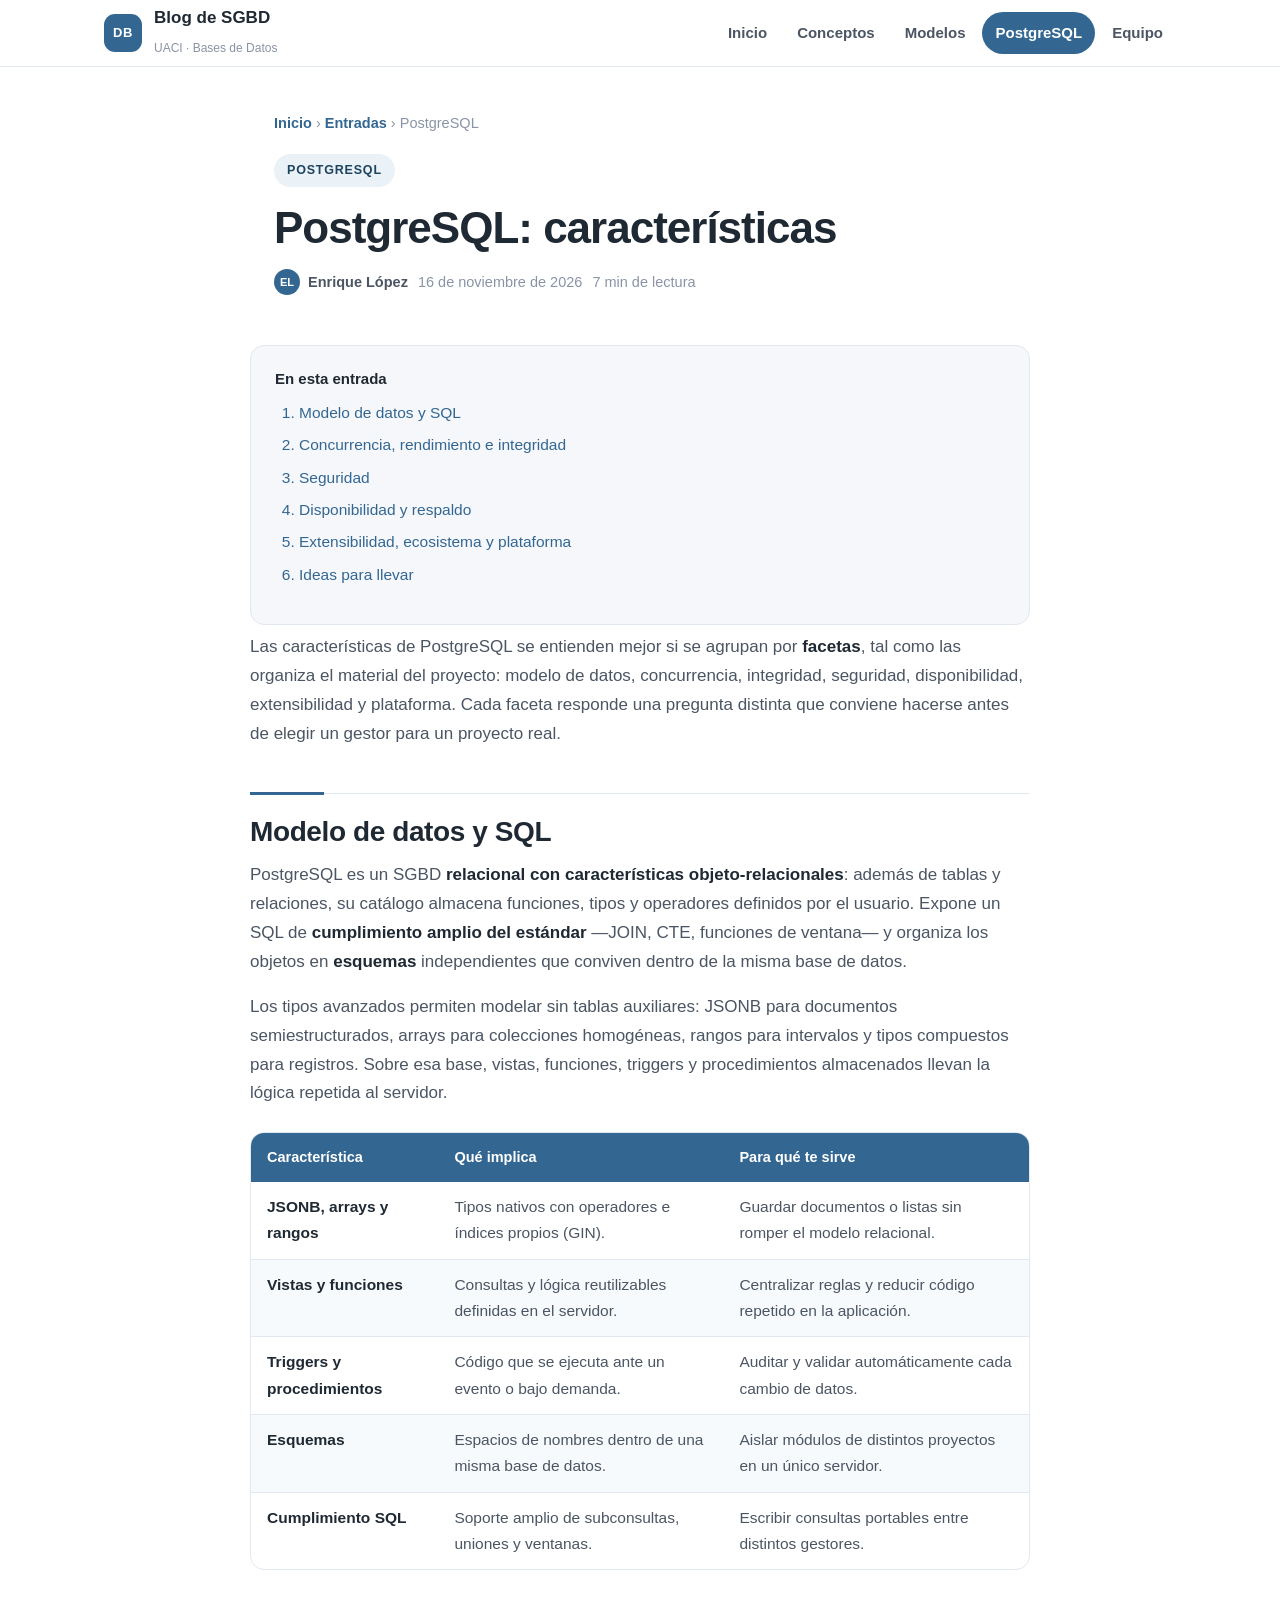
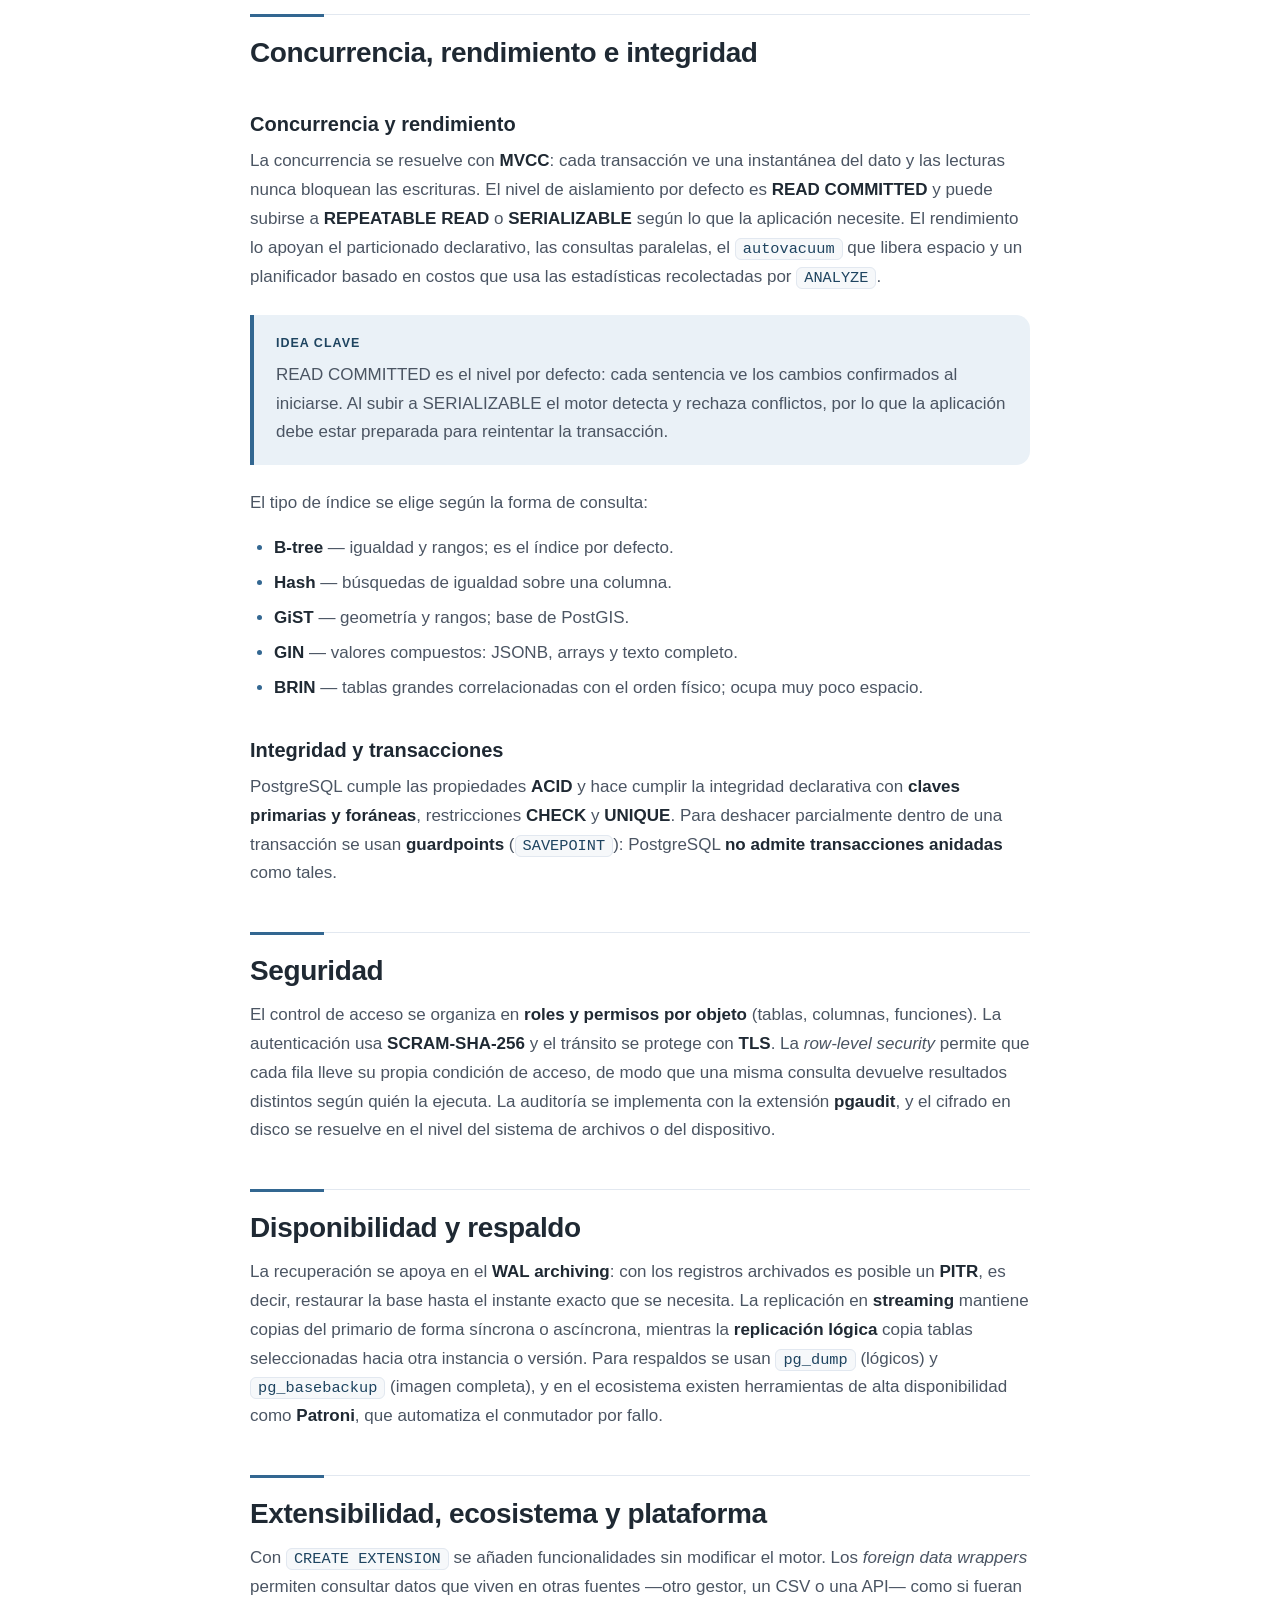
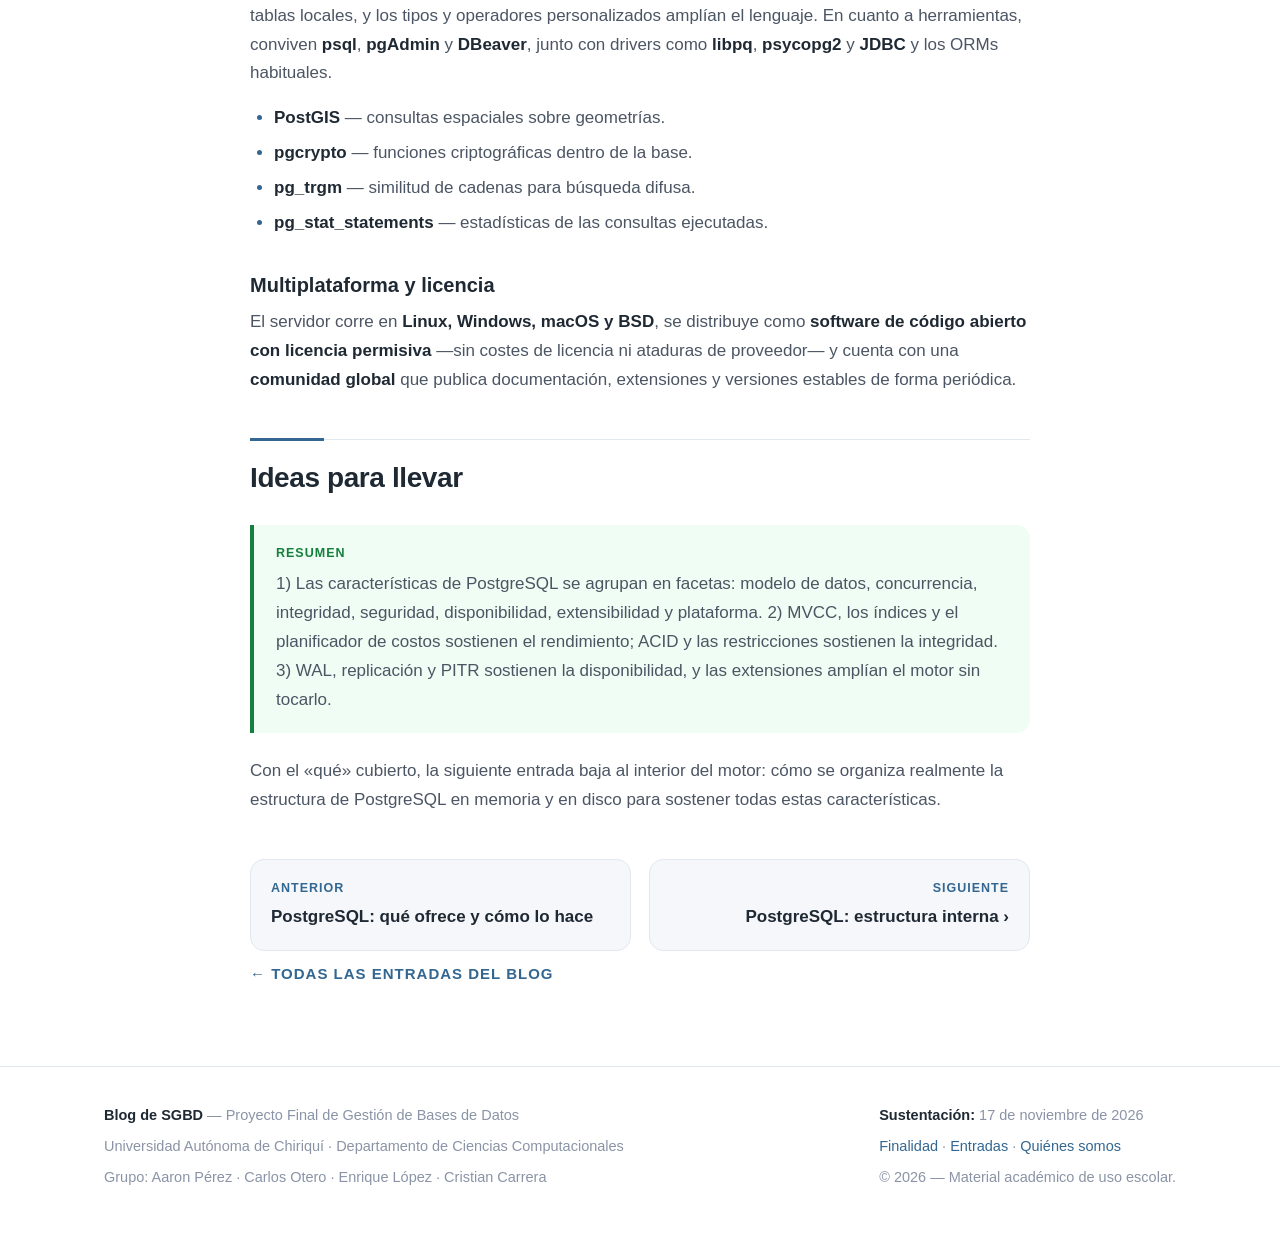
<file: postgresql-caracteristicas.html>
<!DOCTYPE html>
<html lang="es">
<head>
  <meta charset="UTF-8">
  <meta name="viewport" content="width=device-width, initial-scale=1.0">
  <title>PostgreSQL: características | Blog de SGBD</title>
  <meta name="description" content="Características de PostgreSQL agrupadas por facetas: modelo de datos y SQL, concurrencia, integridad, seguridad, disponibilidad, extensibilidad y licencia.">
  <link rel="stylesheet" href="css/style.css">
</head>
<body>

  <header class="site-header">
    <div class="container header-inner">
      <a class="brand" href="index.html">
        <span class="brand-mark">DB</span>
        <span>
          <span class="brand-name">Blog de SGBD</span><br>
          <span class="brand-sub">UACI · Bases de Datos</span>
        </span>
      </a>
      <nav class="nav">
        <a href="index.html">Inicio</a>
        <a href="que-es-un-sgbd.html">Conceptos</a>
        <a href="relacional-vs-no-relacional.html">Modelos</a>
        <a href="postgresql-origen.html" class="active">PostgreSQL</a>
        <a href="index.html#equipo">Equipo</a>
      </nav>
    </div>
  </header>

  <main>
    <article>
      <header class="article-header">
        <div class="narrow">
          <div class="breadcrumb"><a href="index.html">Inicio</a> › <a href="index.html#entradas">Entradas</a> › PostgreSQL</div>
          <span class="tag">PostgreSQL</span>
          <h1>PostgreSQL: características</h1>
          <div class="article-meta">
            <span class="byline"><span class="mini-avatar">EL</span> Enrique López</span>
            <span>16 de noviembre de 2026</span>
            <span>7 min de lectura</span>
          </div>
        </div>
      </header>

      <div class="narrow prose">

        <div class="toc">
          <strong>En esta entrada</strong>
          <ol>
            <li><a href="#modelo">Modelo de datos y SQL</a></li>
            <li><a href="#concurrencia">Concurrencia, rendimiento e integridad</a></li>
            <li><a href="#seguridad">Seguridad</a></li>
            <li><a href="#disponibilidad">Disponibilidad y respaldo</a></li>
            <li><a href="#ecosistema">Extensibilidad, ecosistema y plataforma</a></li>
            <li><a href="#ideas">Ideas para llevar</a></li>
          </ol>
        </div>

        <p>
          Las características de PostgreSQL se entienden mejor si se agrupan por
          <strong>facetas</strong>, tal como las organiza el material del proyecto:
          modelo de datos, concurrencia, integridad, seguridad, disponibilidad,
          extensibilidad y plataforma. Cada faceta responde una pregunta distinta que
          conviene hacerse antes de elegir un gestor para un proyecto real.
        </p>

        <h2 id="modelo">Modelo de datos y SQL</h2>
        <p>
          PostgreSQL es un SGBD <strong>relacional con características
          objeto-relacionales</strong>: además de tablas y relaciones, su catálogo
          almacena funciones, tipos y operadores definidos por el usuario. Expone un
          SQL de <strong>cumplimiento amplio del estándar</strong> —JOIN, CTE,
          funciones de ventana— y organiza los objetos en <strong>esquemas</strong>
          independientes que conviven dentro de la misma base de datos.
        </p>
        <p>
          Los tipos avanzados permiten modelar sin tablas auxiliares: JSONB para
          documentos semiestructurados, arrays para colecciones homogéneas, rangos
          para intervalos y tipos compuestos para registros. Sobre esa base,
          vistas, funciones, triggers y procedimientos almacenados llevan la lógica
          repetida al servidor.
        </p>
        <div class="table-wrap">
          <table>
            <thead>
              <tr><th>Característica</th><th>Qué implica</th><th>Para qué te sirve</th></tr>
            </thead>
            <tbody>
              <tr>
                <td>JSONB, arrays y rangos</td>
                <td>Tipos nativos con operadores e índices propios (GIN).</td>
                <td>Guardar documentos o listas sin romper el modelo relacional.</td>
              </tr>
              <tr>
                <td>Vistas y funciones</td>
                <td>Consultas y lógica reutilizables definidas en el servidor.</td>
                <td>Centralizar reglas y reducir código repetido en la aplicación.</td>
              </tr>
              <tr>
                <td>Triggers y procedimientos</td>
                <td>Código que se ejecuta ante un evento o bajo demanda.</td>
                <td>Auditar y validar automáticamente cada cambio de datos.</td>
              </tr>
              <tr>
                <td>Esquemas</td>
                <td>Espacios de nombres dentro de una misma base de datos.</td>
                <td>Aislar módulos de distintos proyectos en un único servidor.</td>
              </tr>
              <tr>
                <td>Cumplimiento SQL</td>
                <td>Soporte amplio de subconsultas, uniones y ventanas.</td>
                <td>Escribir consultas portables entre distintos gestores.</td>
              </tr>
            </tbody>
          </table>
        </div>

        <h2 id="concurrencia">Concurrencia, rendimiento e integridad</h2>
        <h3>Concurrencia y rendimiento</h3>
        <p>
          La concurrencia se resuelve con <strong>MVCC</strong>: cada transacción ve
          una instantánea del dato y las lecturas nunca bloquean las escrituras. El
          nivel de aislamiento por defecto es <strong>READ COMMITTED</strong> y puede
          subirse a <strong>REPEATABLE READ</strong> o <strong>SERIALIZABLE</strong>
          según lo que la aplicación necesite. El rendimiento lo apoyan el particionado
          declarativo, las consultas paralelas, el <code class="inline">autovacuum</code>
          que libera espacio y un planificador basado en costos que usa las
          estadísticas recolectadas por <code class="inline">ANALYZE</code>.
        </p>
        <div class="callout">
          <span class="callout-title">Idea clave</span>
          <p>
            READ COMMITTED es el nivel por defecto: cada sentencia ve los cambios
            confirmados al iniciarse. Al subir a SERIALIZABLE el motor detecta y
            rechaza conflictos, por lo que la aplicación debe estar preparada para
            reintentar la transacción.
          </p>
        </div>
        <p>El tipo de índice se elige según la forma de consulta:</p>
        <ul>
          <li><strong>B-tree</strong> — igualdad y rangos; es el índice por defecto.</li>
          <li><strong>Hash</strong> — búsquedas de igualdad sobre una columna.</li>
          <li><strong>GiST</strong> — geometría y rangos; base de PostGIS.</li>
          <li><strong>GIN</strong> — valores compuestos: JSONB, arrays y texto completo.</li>
          <li><strong>BRIN</strong> — tablas grandes correlacionadas con el orden físico; ocupa muy poco espacio.</li>
        </ul>
        <h3>Integridad y transacciones</h3>
        <p>
          PostgreSQL cumple las propiedades <strong>ACID</strong> y hace cumplir la
          integridad declarativa con <strong>claves primarias y foráneas</strong>,
          restricciones <strong>CHECK</strong> y <strong>UNIQUE</strong>. Para
          deshacer parcialmente dentro de una transacción se usan
          <strong>guardpoints</strong> (<code class="inline">SAVEPOINT</code>):
          PostgreSQL <strong>no admite transacciones anidadas</strong> como tales.
        </p>

        <h2 id="seguridad">Seguridad</h2>
        <p>
          El control de acceso se organiza en <strong>roles y permisos por
          objeto</strong> (tablas, columnas, funciones). La autenticación usa
          <strong>SCRAM-SHA-256</strong> y el tránsito se protege con
          <strong>TLS</strong>. La <em>row-level security</em> permite que cada fila
          lleve su propia condición de acceso, de modo que una misma consulta devuelve
          resultados distintos según quién la ejecuta. La auditoría se implementa con
          la extensión <strong>pgaudit</strong>, y el cifrado en disco se resuelve en
          el nivel del sistema de archivos o del dispositivo.
        </p>

        <h2 id="disponibilidad">Disponibilidad y respaldo</h2>
        <p>
          La recuperación se apoya en el <strong>WAL archiving</strong>: con los
          registros archivados es posible un <strong>PITR</strong>, es decir, restaurar
          la base hasta el instante exacto que se necesita. La replicación en
          <strong>streaming</strong> mantiene copias del primario de forma
          síncrona o ascíncrona, mientras la <strong>replicación lógica</strong>
          copia tablas seleccionadas hacia otra instancia o versión. Para respaldos se
          usan <code class="inline">pg_dump</code> (lógicos) y
          <code class="inline">pg_basebackup</code> (imagen completa), y en el ecosistema
          existen herramientas de alta disponibilidad como <strong>Patroni</strong>,
          que automatiza el conmutador por fallo.
        </p>

        <h2 id="ecosistema">Extensibilidad, ecosistema y plataforma</h2>
        <p>
          Con <code class="inline">CREATE EXTENSION</code> se añaden funcionalidades
          sin modificar el motor. Los <em>foreign data wrappers</em> permiten consultar
          datos que viven en otras fuentes —otro gestor, un CSV o una API— como si
          fueran tablas locales, y los tipos y operadores personalizados amplían el
          lenguaje. En cuanto a herramientas, conviven <strong>psql</strong>,
          <strong>pgAdmin</strong> y <strong>DBeaver</strong>, junto con drivers como
          <strong>libpq</strong>, <strong>psycopg2</strong> y <strong>JDBC</strong> y
          los ORMs habituales.
        </p>
        <ul>
          <li><strong>PostGIS</strong> — consultas espaciales sobre geometrías.</li>
          <li><strong>pgcrypto</strong> — funciones criptográficas dentro de la base.</li>
          <li><strong>pg_trgm</strong> — similitud de cadenas para búsqueda difusa.</li>
          <li><strong>pg_stat_statements</strong> — estadísticas de las consultas ejecutadas.</li>
        </ul>
        <h3>Multiplataforma y licencia</h3>
        <p>
          El servidor corre en <strong>Linux, Windows, macOS y BSD</strong>, se
          distribuye como <strong>software de código abierto con licencia permisiva</strong>
          —sin costes de licencia ni ataduras de proveedor— y cuenta con una
          <strong>comunidad global</strong> que publica documentación, extensiones y
          versiones estables de forma periódica.
        </p>

        <h2 id="ideas">Ideas para llevar</h2>
        <div class="callout tip">
          <span class="callout-title">Resumen</span>
          <p>
            1) Las características de PostgreSQL se agrupan en facetas: modelo de datos,
            concurrencia, integridad, seguridad, disponibilidad, extensibilidad y
            plataforma. 2) MVCC, los índices y el planificador de costos sostienen el
            rendimiento; ACID y las restricciones sostienen la integridad. 3) WAL,
            replicación y PITR sostienen la disponibilidad, y las extensiones amplían el
            motor sin tocarlo.
          </p>
        </div>
        <p>
          Con el «qué» cubierto, la siguiente entrada baja al interior del motor: cómo
          se organiza realmente la estructura de PostgreSQL en memoria y en disco para
          sostener todas estas características.
        </p>

        <nav class="pager">
          <a href="postgresql-que-ofrece.html"><span class="dir">Anterior</span><span class="ttl">PostgreSQL: qué ofrece y cómo lo hace</span></a>
          <a class="next" href="postgresql-estructura.html"><span class="dir">Siguiente</span><span class="ttl">PostgreSQL: estructura interna ›</span></a>
        </nav>

        <p class="related-title"><a href="index.html#entradas">← Todas las entradas del blog</a></p>
      </div>
    </article>
  </main>

  <footer class="site-footer">
    <div class="container footer-inner">
      <div>
        <p><strong>Blog de SGBD</strong> — Proyecto Final de Gestión de Bases de Datos</p>
        <p>Universidad Autónoma de Chiriquí · Departamento de Ciencias Computacionales</p>
        <p>Grupo: Aaron Pérez · Carlos Otero · Enrique López · Cristian Carrera</p>
      </div>
      <div>
        <p><strong>Sustentación:</strong> 17 de noviembre de 2026</p>
        <p><a href="index.html#finalidad">Finalidad</a> · <a href="index.html#entradas">Entradas</a> · <a href="index.html#equipo">Quiénes somos</a></p>
        <p>© 2026 — Material académico de uso escolar.</p>
      </div>
    </div>
  </footer>

</body>
</html>
</file>
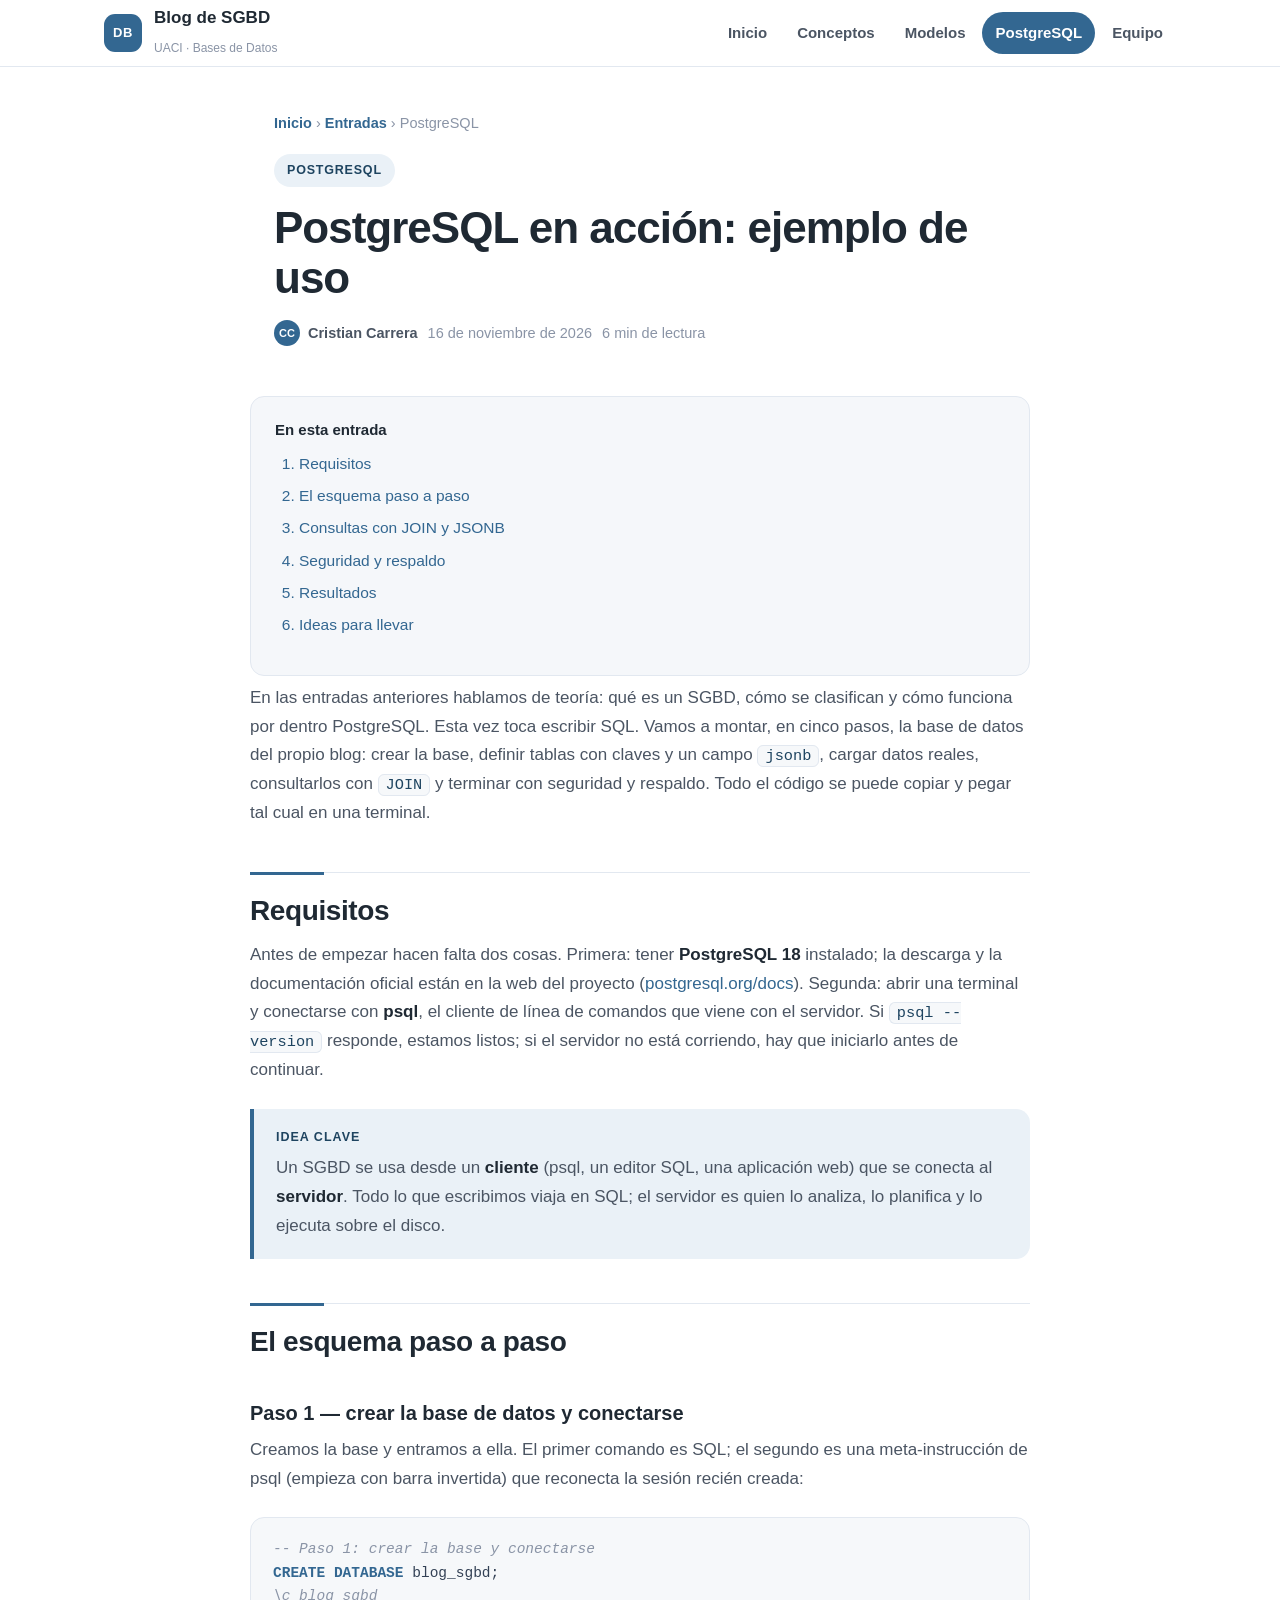
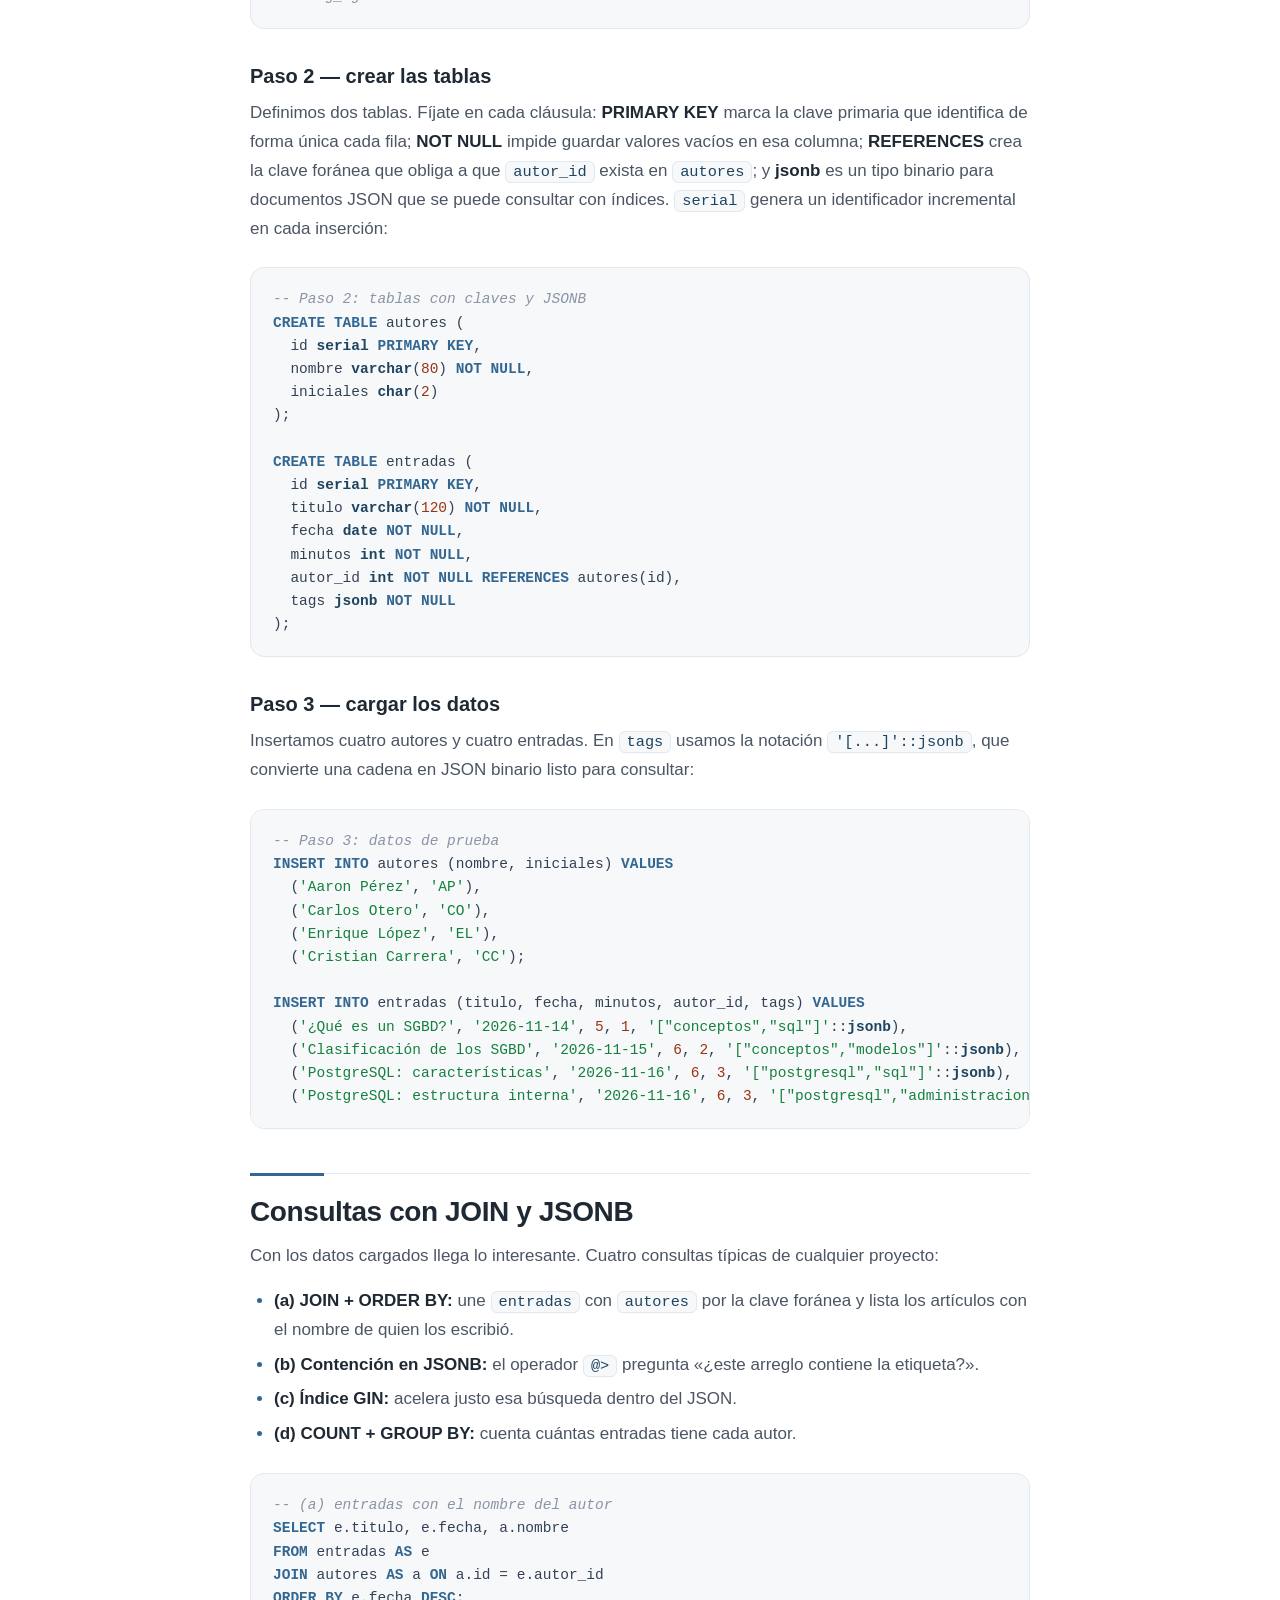
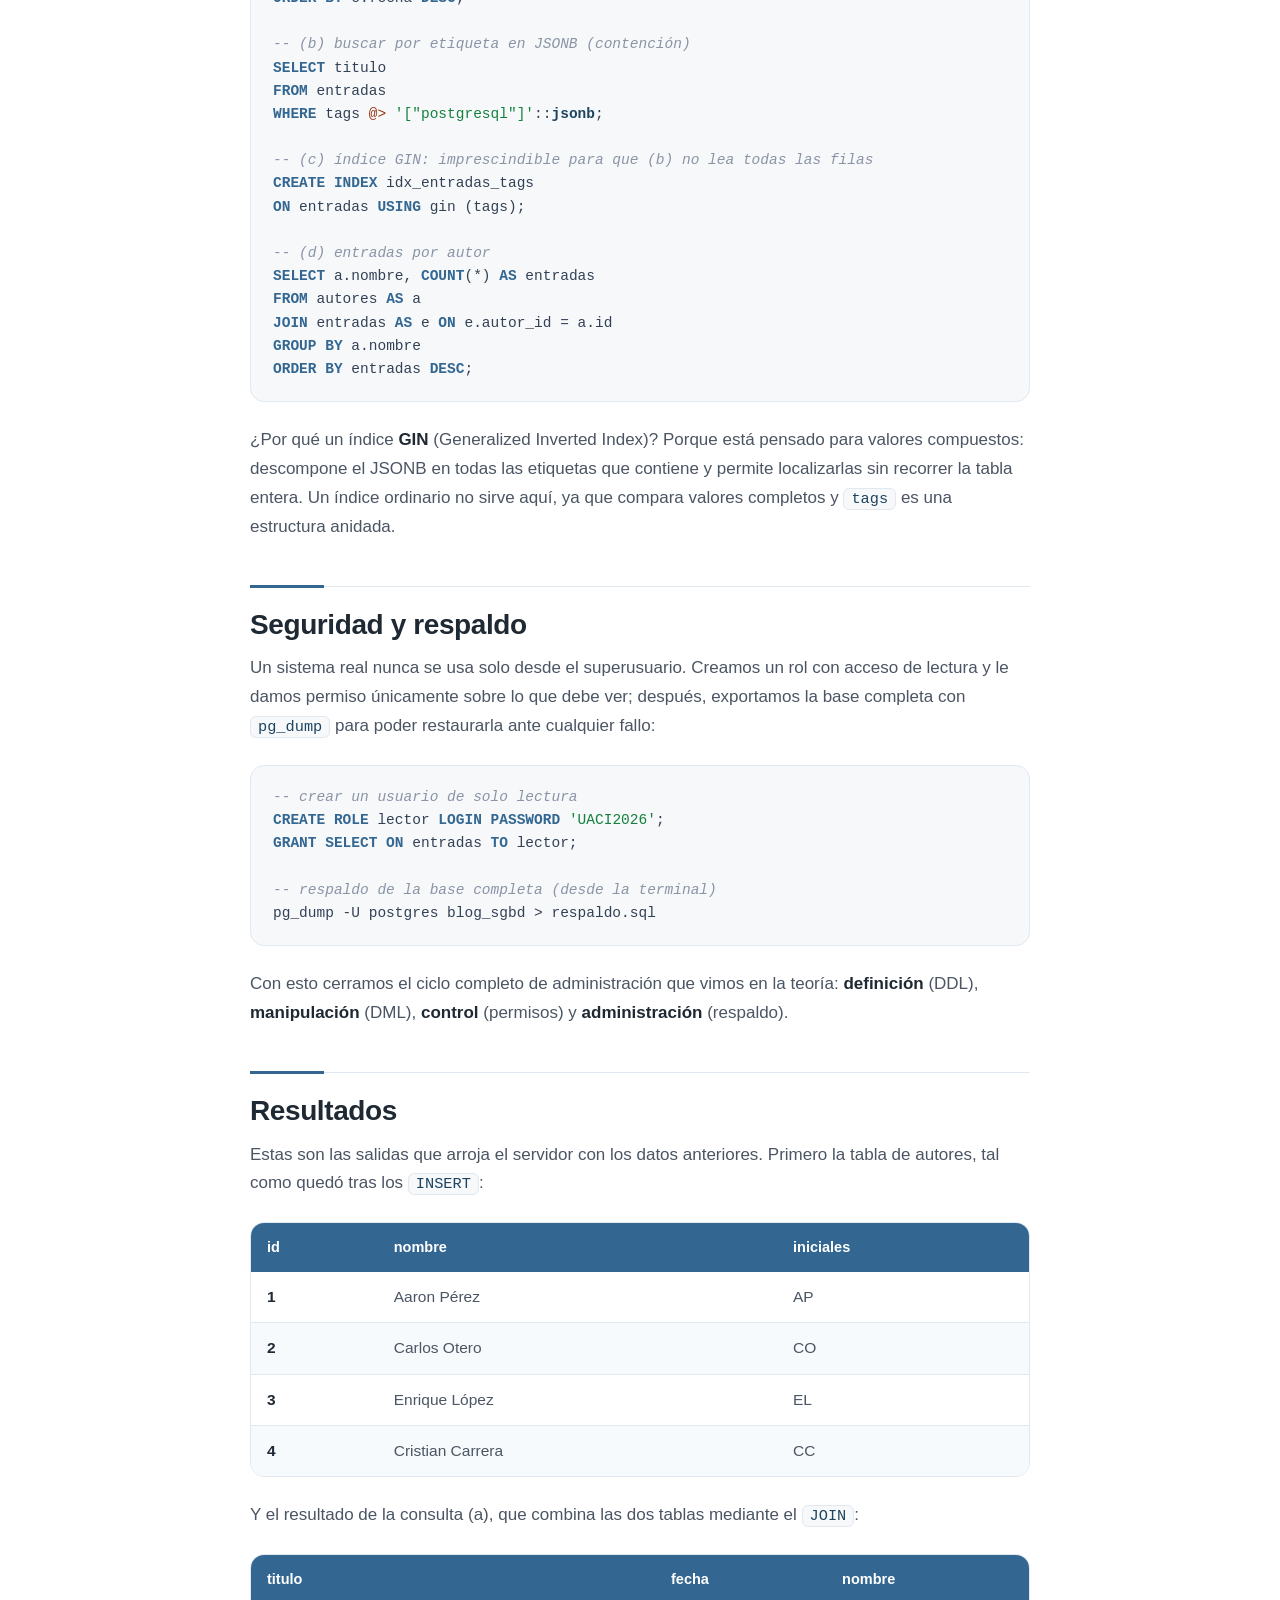
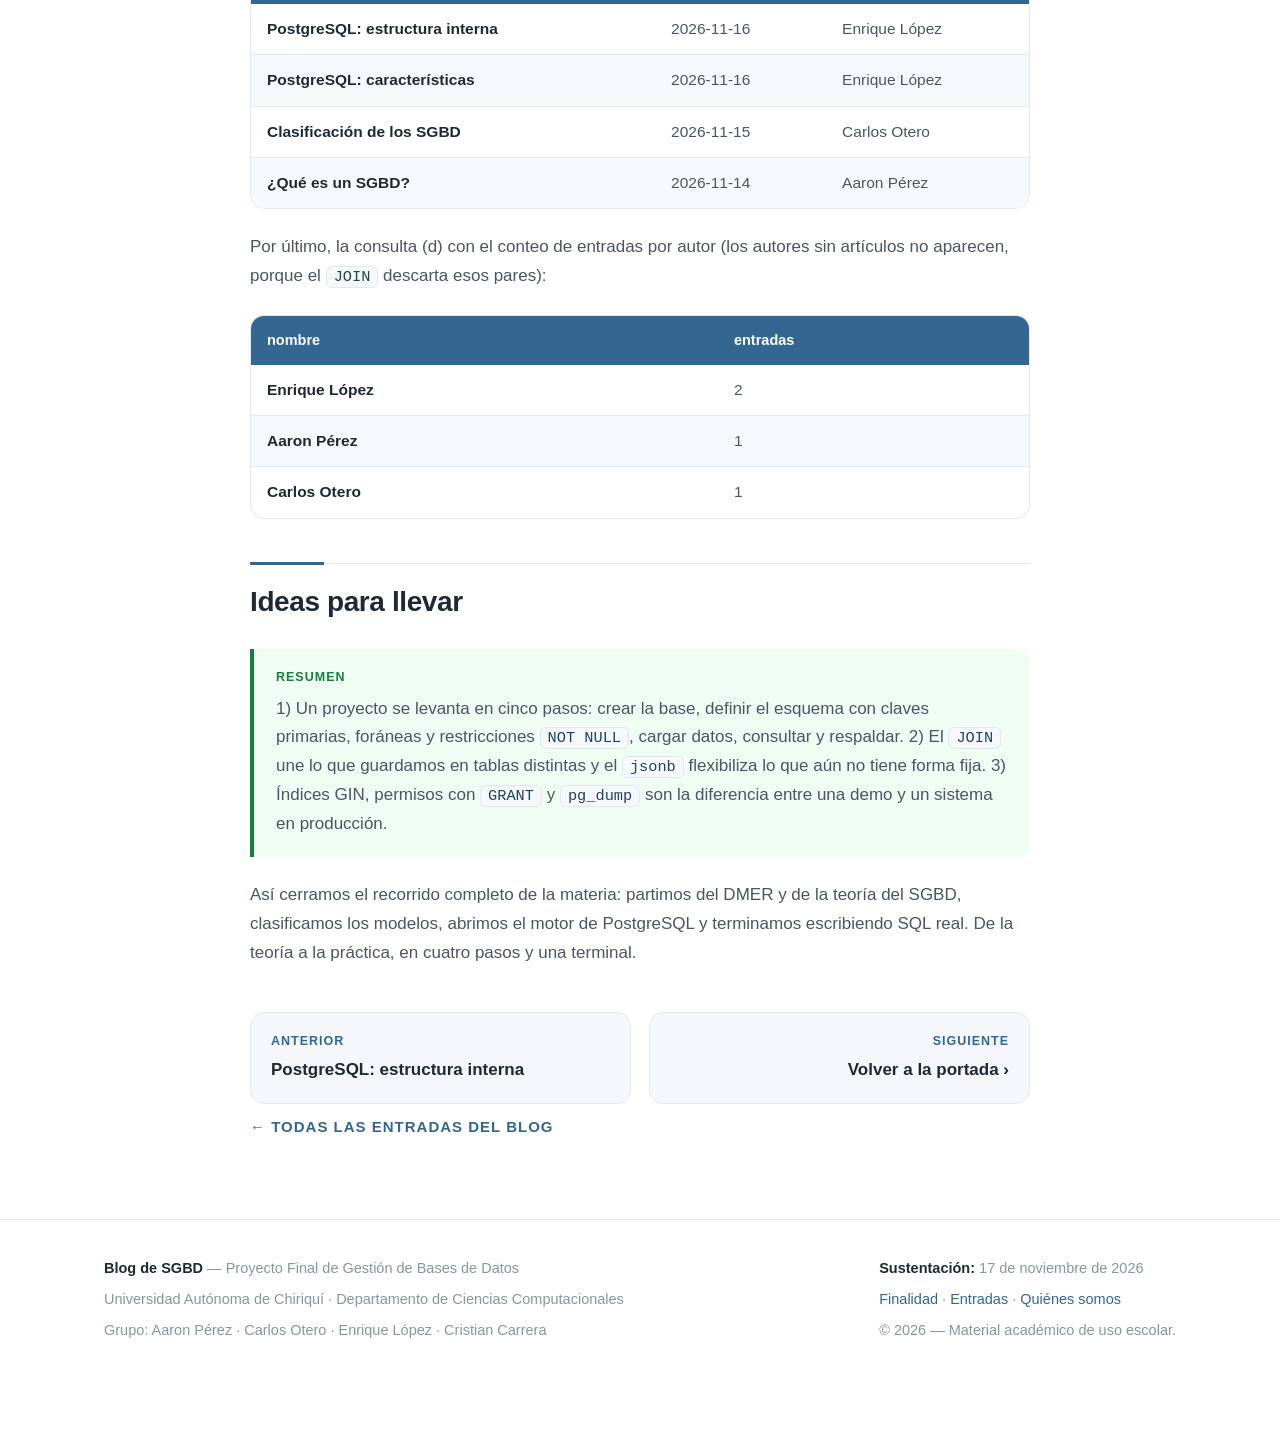
<file: postgresql-ejemplo.html>
<!DOCTYPE html>
<html lang="es">
<head>
  <meta charset="UTF-8">
  <meta name="viewport" content="width=device-width, initial-scale=1.0">
  <title>PostgreSQL en acción: ejemplo de uso | Blog de SGBD</title>
  <meta name="description" content="Ejemplo práctico paso a paso en PostgreSQL: crear la base del blog, tablas con claves foráneas y JSONB, consultar con JOIN, indexar con GIN y respaldar con pg_dump.">
  <link rel="stylesheet" href="css/style.css">
</head>
<body>

  <header class="site-header">
    <div class="container header-inner">
      <a class="brand" href="index.html">
        <span class="brand-mark">DB</span>
        <span>
          <span class="brand-name">Blog de SGBD</span><br>
          <span class="brand-sub">UACI · Bases de Datos</span>
        </span>
      </a>
      <nav class="nav">
        <a href="index.html">Inicio</a>
        <a href="que-es-un-sgbd.html">Conceptos</a>
        <a href="relacional-vs-no-relacional.html">Modelos</a>
        <a href="postgresql-origen.html" class="active">PostgreSQL</a>
        <a href="index.html#equipo">Equipo</a>
      </nav>
    </div>
  </header>

  <main>
    <article>
      <header class="article-header">
        <div class="narrow">
          <div class="breadcrumb"><a href="index.html">Inicio</a> › <a href="index.html#entradas">Entradas</a> › PostgreSQL</div>
          <span class="tag">PostgreSQL</span>
          <h1>PostgreSQL en acción: ejemplo de uso</h1>
          <div class="article-meta">
            <span class="byline"><span class="mini-avatar">CC</span> Cristian Carrera</span>
            <span>16 de noviembre de 2026</span>
            <span>6 min de lectura</span>
          </div>
        </div>
      </header>

      <div class="narrow prose">

        <div class="toc">
          <strong>En esta entrada</strong>
          <ol>
            <li><a href="#requisitos">Requisitos</a></li>
            <li><a href="#esquema">El esquema paso a paso</a></li>
            <li><a href="#consultas">Consultas con JOIN y JSONB</a></li>
            <li><a href="#seguridad">Seguridad y respaldo</a></li>
            <li><a href="#resultados">Resultados</a></li>
            <li><a href="#ideas">Ideas para llevar</a></li>
          </ol>
        </div>

        <p>
          En las entradas anteriores hablamos de teoría: qué es un SGBD, cómo se
          clasifican y cómo funciona por dentro PostgreSQL. Esta vez toca escribir SQL.
          Vamos a montar, en cinco pasos, la base de datos del propio blog: crear la
          base, definir tablas con claves y un campo <code class="inline">jsonb</code>,
          cargar datos reales, consultarlos con <code class="inline">JOIN</code> y
          terminar con seguridad y respaldo. Todo el código se puede copiar y pegar
          tal cual en una terminal.
        </p>

        <h2 id="requisitos">Requisitos</h2>
        <p>
          Antes de empezar hacen falta dos cosas. Primera: tener
          <strong>PostgreSQL 18</strong> instalado; la descarga y la documentación
          oficial están en la web del proyecto
          (<a href="https://www.postgresql.org/docs/" target="_blank" rel="noopener">postgresql.org/docs</a>).
          Segunda: abrir una terminal y conectarse con <strong>psql</strong>, el
          cliente de línea de comandos que viene con el servidor. Si
          <code class="inline">psql --version</code> responde, estamos listos; si el
          servidor no está corriendo, hay que iniciarlo antes de continuar.
        </p>
        <div class="callout">
          <span class="callout-title">Idea clave</span>
          <p>
            Un SGBD se usa desde un <strong>cliente</strong> (psql, un editor SQL, una
            aplicación web) que se conecta al <strong>servidor</strong>. Todo lo que
            escribimos viaja en SQL; el servidor es quien lo analiza, lo planifica y lo
            ejecuta sobre el disco.
          </p>
        </div>

        <h2 id="esquema">El esquema paso a paso</h2>

        <h3>Paso 1 — crear la base de datos y conectarse</h3>
        <p>
          Creamos la base y entramos a ella. El primer comando es SQL; el segundo es
          una meta-instrucción de psql (empieza con barra invertida) que reconecta la
          sesión recién creada:
        </p>
<pre class="code"><code><span class="c">-- Paso 1: crear la base y conectarse</span>
<span class="k">CREATE DATABASE</span> blog_sgbd;
<span class="c">\c blog_sgbd</span></code></pre>

        <h3>Paso 2 — crear las tablas</h3>
        <p>
          Definimos dos tablas. Fíjate en cada cláusula: <strong>PRIMARY KEY</strong>
          marca la clave primaria que identifica de forma única cada fila;
          <strong>NOT NULL</strong> impide guardar valores vacíos en esa columna;
          <strong>REFERENCES</strong> crea la clave foránea que obliga a que
          <code class="inline">autor_id</code> exista en <code class="inline">autores</code>;
          y <strong>jsonb</strong> es un tipo binario para documentos JSON que se puede
          consultar con índices. <code class="inline">serial</code> genera un
          identificador incremental en cada inserción:
        </p>
<pre class="code"><code><span class="c">-- Paso 2: tablas con claves y JSONB</span>
<span class="k">CREATE TABLE</span> autores (
  id <span class="t">serial</span> <span class="k">PRIMARY KEY</span>,
  nombre <span class="t">varchar</span>(<span class="n">80</span>) <span class="k">NOT NULL</span>,
  iniciales <span class="t">char</span>(<span class="n">2</span>)
);

<span class="k">CREATE TABLE</span> entradas (
  id <span class="t">serial</span> <span class="k">PRIMARY KEY</span>,
  titulo <span class="t">varchar</span>(<span class="n">120</span>) <span class="k">NOT NULL</span>,
  fecha <span class="t">date</span> <span class="k">NOT NULL</span>,
  minutos <span class="t">int</span> <span class="k">NOT NULL</span>,
  autor_id <span class="t">int</span> <span class="k">NOT NULL</span> <span class="k">REFERENCES</span> autores(id),
  tags <span class="t">jsonb</span> <span class="k">NOT NULL</span>
);</code></pre>

        <h3>Paso 3 — cargar los datos</h3>
        <p>
          Insertamos cuatro autores y cuatro entradas. En <code class="inline">tags</code>
          usamos la notación <code class="inline">'[...]'::jsonb</code>, que convierte una
          cadena en JSON binario listo para consultar:
        </p>
<pre class="code"><code><span class="c">-- Paso 3: datos de prueba</span>
<span class="k">INSERT INTO</span> autores (nombre, iniciales) <span class="k">VALUES</span>
  (<span class="s">'Aaron Pérez'</span>, <span class="s">'AP'</span>),
  (<span class="s">'Carlos Otero'</span>, <span class="s">'CO'</span>),
  (<span class="s">'Enrique López'</span>, <span class="s">'EL'</span>),
  (<span class="s">'Cristian Carrera'</span>, <span class="s">'CC'</span>);

<span class="k">INSERT INTO</span> entradas (titulo, fecha, minutos, autor_id, tags) <span class="k">VALUES</span>
  (<span class="s">'¿Qué es un SGBD?'</span>, <span class="s">'2026-11-14'</span>, <span class="n">5</span>, <span class="n">1</span>, <span class="s">'["conceptos","sql"]'</span>::<span class="t">jsonb</span>),
  (<span class="s">'Clasificación de los SGBD'</span>, <span class="s">'2026-11-15'</span>, <span class="n">6</span>, <span class="n">2</span>, <span class="s">'["conceptos","modelos"]'</span>::<span class="t">jsonb</span>),
  (<span class="s">'PostgreSQL: características'</span>, <span class="s">'2026-11-16'</span>, <span class="n">6</span>, <span class="n">3</span>, <span class="s">'["postgresql","sql"]'</span>::<span class="t">jsonb</span>),
  (<span class="s">'PostgreSQL: estructura interna'</span>, <span class="s">'2026-11-16'</span>, <span class="n">6</span>, <span class="n">3</span>, <span class="s">'["postgresql","administracion"]'</span>::<span class="t">jsonb</span>);</code></pre>

        <h2 id="consultas">Consultas con JOIN y JSONB</h2>
        <p>
          Con los datos cargados llega lo interesante. Cuatro consultas típicas de
          cualquier proyecto:
        </p>
<ul>
          <li><strong>(a) JOIN + ORDER BY:</strong> une <code class="inline">entradas</code> con <code class="inline">autores</code> por la clave foránea y lista los artículos con el nombre de quien los escribió.</li>
          <li><strong>(b) Contención en JSONB:</strong> el operador <code class="inline">@&gt;</code> pregunta «¿este arreglo contiene la etiqueta?».</li>
          <li><strong>(c) Índice GIN:</strong> acelera justo esa búsqueda dentro del JSON.</li>
          <li><strong>(d) COUNT + GROUP BY:</strong> cuenta cuántas entradas tiene cada autor.</li>
        </ul>
<pre class="code"><code><span class="c">-- (a) entradas con el nombre del autor</span>
<span class="k">SELECT</span> e.titulo, e.fecha, a.nombre
<span class="k">FROM</span> entradas <span class="k">AS</span> e
<span class="k">JOIN</span> autores <span class="k">AS</span> a <span class="k">ON</span> a.id = e.autor_id
<span class="k">ORDER BY</span> e.fecha <span class="k">DESC</span>;

<span class="c">-- (b) buscar por etiqueta en JSONB (contención)</span>
<span class="k">SELECT</span> titulo
<span class="k">FROM</span> entradas
<span class="k">WHERE</span> tags <span class="n">@&gt;</span> <span class="s">'["postgresql"]'</span>::<span class="t">jsonb</span>;

<span class="c">-- (c) índice GIN: imprescindible para que (b) no lea todas las filas</span>
<span class="k">CREATE INDEX</span> idx_entradas_tags
<span class="k">ON</span> entradas <span class="k">USING</span> gin (tags);

<span class="c">-- (d) entradas por autor</span>
<span class="k">SELECT</span> a.nombre, <span class="k">COUNT</span>(*) <span class="k">AS</span> entradas
<span class="k">FROM</span> autores <span class="k">AS</span> a
<span class="k">JOIN</span> entradas <span class="k">AS</span> e <span class="k">ON</span> e.autor_id = a.id
<span class="k">GROUP BY</span> a.nombre
<span class="k">ORDER BY</span> entradas <span class="k">DESC</span>;</code></pre>
        <p>
          ¿Por qué un índice <strong>GIN</strong> (Generalized Inverted Index)? Porque
          está pensado para valores compuestos: descompone el JSONB en todas las
          etiquetas que contiene y permite localizarlas sin recorrer la tabla entera.
          Un índice ordinario no sirve aquí, ya que compara valores completos y
          <code class="inline">tags</code> es una estructura anidada.
        </p>

        <h2 id="seguridad">Seguridad y respaldo</h2>
        <p>
          Un sistema real nunca se usa solo desde el superusuario. Creamos un rol con
          acceso de lectura y le damos permiso únicamente sobre lo que debe ver; después,
          exportamos la base completa con <code class="inline">pg_dump</code> para
          poder restaurarla ante cualquier fallo:
        </p>
<pre class="code"><code><span class="c">-- crear un usuario de solo lectura</span>
<span class="k">CREATE ROLE</span> lector <span class="k">LOGIN PASSWORD</span> <span class="s">'UACI2026'</span>;
<span class="k">GRANT SELECT ON</span> entradas <span class="k">TO</span> lector;

<span class="c">-- respaldo de la base completa (desde la terminal)</span>
pg_dump -U postgres blog_sgbd &gt; respaldo.sql</code></pre>
        <p>
          Con esto cerramos el ciclo completo de administración que vimos en la
          teoría: <strong>definición</strong> (DDL), <strong>manipulación</strong> (DML),
          <strong>control</strong> (permisos) y <strong>administración</strong> (respaldo).
        </p>

        <h2 id="resultados">Resultados</h2>
        <p>
          Estas son las salidas que arroja el servidor con los datos anteriores. Primero
          la tabla de autores, tal como quedó tras los <code class="inline">INSERT</code>:
        </p>
        <div class="table-wrap">
          <table>
            <thead>
              <tr><th>id</th><th>nombre</th><th>iniciales</th></tr>
            </thead>
            <tbody>
              <tr><td>1</td><td>Aaron Pérez</td><td>AP</td></tr>
              <tr><td>2</td><td>Carlos Otero</td><td>CO</td></tr>
              <tr><td>3</td><td>Enrique López</td><td>EL</td></tr>
              <tr><td>4</td><td>Cristian Carrera</td><td>CC</td></tr>
            </tbody>
          </table>
        </div>
        <p>
          Y el resultado de la consulta (a), que combina las dos tablas mediante el
          <code class="inline">JOIN</code>:
        </p>
        <div class="table-wrap">
          <table>
            <thead>
              <tr><th>titulo</th><th>fecha</th><th>nombre</th></tr>
            </thead>
            <tbody>
              <tr><td>PostgreSQL: estructura interna</td><td>2026-11-16</td><td>Enrique López</td></tr>
              <tr><td>PostgreSQL: características</td><td>2026-11-16</td><td>Enrique López</td></tr>
              <tr><td>Clasificación de los SGBD</td><td>2026-11-15</td><td>Carlos Otero</td></tr>
              <tr><td>¿Qué es un SGBD?</td><td>2026-11-14</td><td>Aaron Pérez</td></tr>
            </tbody>
          </table>
        </div>
        <p>
          Por último, la consulta (d) con el conteo de entradas por autor (los autores
          sin artículos no aparecen, porque el <code class="inline">JOIN</code> descarta
          esos pares):
        </p>
        <div class="table-wrap">
          <table>
            <thead>
              <tr><th>nombre</th><th>entradas</th></tr>
            </thead>
            <tbody>
              <tr><td>Enrique López</td><td>2</td></tr>
              <tr><td>Aaron Pérez</td><td>1</td></tr>
              <tr><td>Carlos Otero</td><td>1</td></tr>
            </tbody>
          </table>
        </div>

        <h2 id="ideas">Ideas para llevar</h2>
        <div class="callout tip">
          <span class="callout-title">Resumen</span>
          <p>
            1) Un proyecto se levanta en cinco pasos: crear la base, definir el esquema
            con claves primarias, foráneas y restricciones <code class="inline">NOT NULL</code>,
            cargar datos, consultar y respaldar. 2) El <code class="inline">JOIN</code>
            une lo que guardamos en tablas distintas y el <code class="inline">jsonb</code>
            flexibiliza lo que aún no tiene forma fija. 3) Índices GIN, permisos con
            <code class="inline">GRANT</code> y <code class="inline">pg_dump</code> son la
            diferencia entre una demo y un sistema en producción.
          </p>
        </div>
        <p>
          Así cerramos el recorrido completo de la materia: partimos del DMER y de la
          teoría del SGBD, clasificamos los modelos, abrimos el motor de PostgreSQL y
          terminamos escribiendo SQL real. De la teoría a la práctica, en cuatro pasos y
          una terminal.
        </p>

        <nav class="pager">
          <a href="postgresql-estructura.html"><span class="dir">Anterior</span><span class="ttl">PostgreSQL: estructura interna</span></a>
          <a class="next" href="index.html" dir="Final"><span class="dir">Siguiente</span><span class="ttl">Volver a la portada ›</span></a>
        </nav>

        <p class="related-title"><a href="index.html#entradas">← Todas las entradas del blog</a></p>
      </div>
    </article>
  </main>

  <footer class="site-footer">
    <div class="container footer-inner">
      <div>
        <p><strong>Blog de SGBD</strong> — Proyecto Final de Gestión de Bases de Datos</p>
        <p>Universidad Autónoma de Chiriquí · Departamento de Ciencias Computacionales</p>
        <p>Grupo: Aaron Pérez · Carlos Otero · Enrique López · Cristian Carrera</p>
      </div>
      <div>
        <p><strong>Sustentación:</strong> 17 de noviembre de 2026</p>
        <p><a href="index.html#finalidad">Finalidad</a> · <a href="index.html#entradas">Entradas</a> · <a href="index.html#equipo">Quiénes somos</a></p>
        <p>© 2026 — Material académico de uso escolar.</p>
      </div>
    </div>
  </footer>

</body>
</html>
</file>
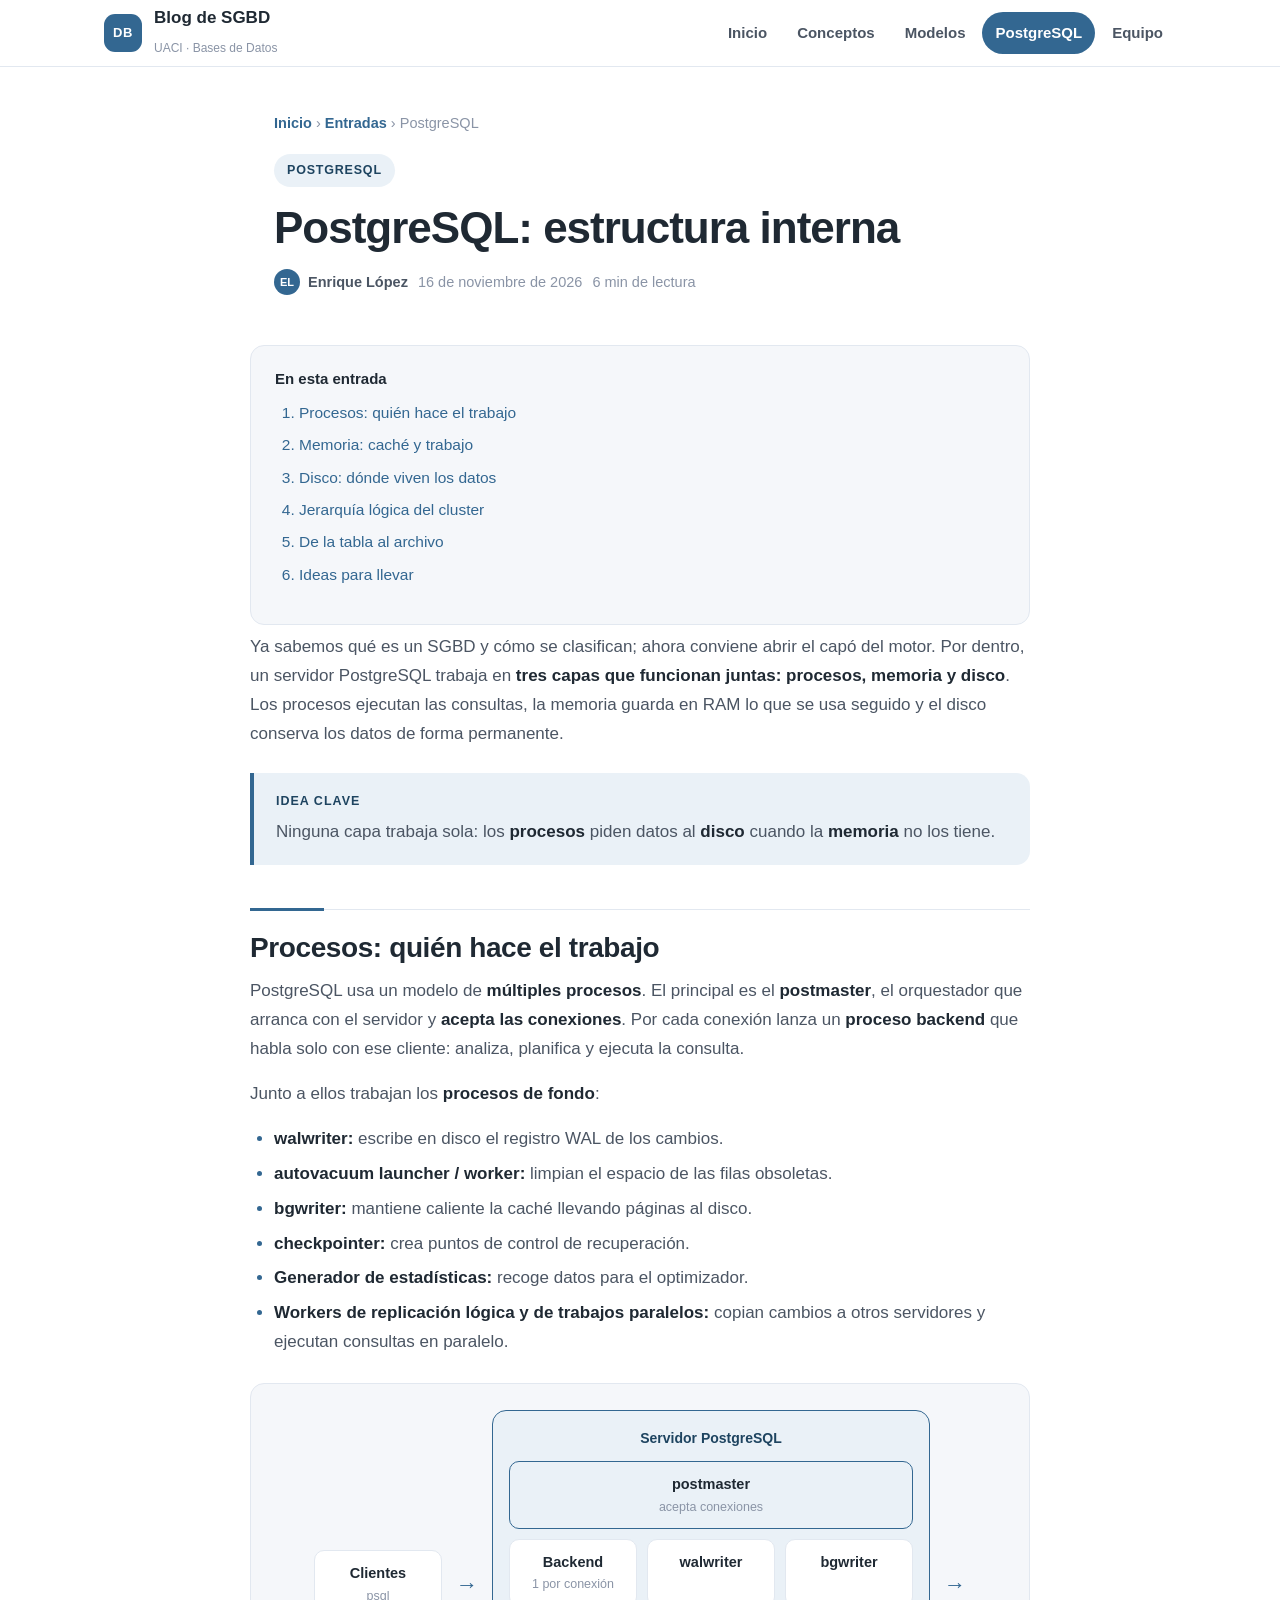
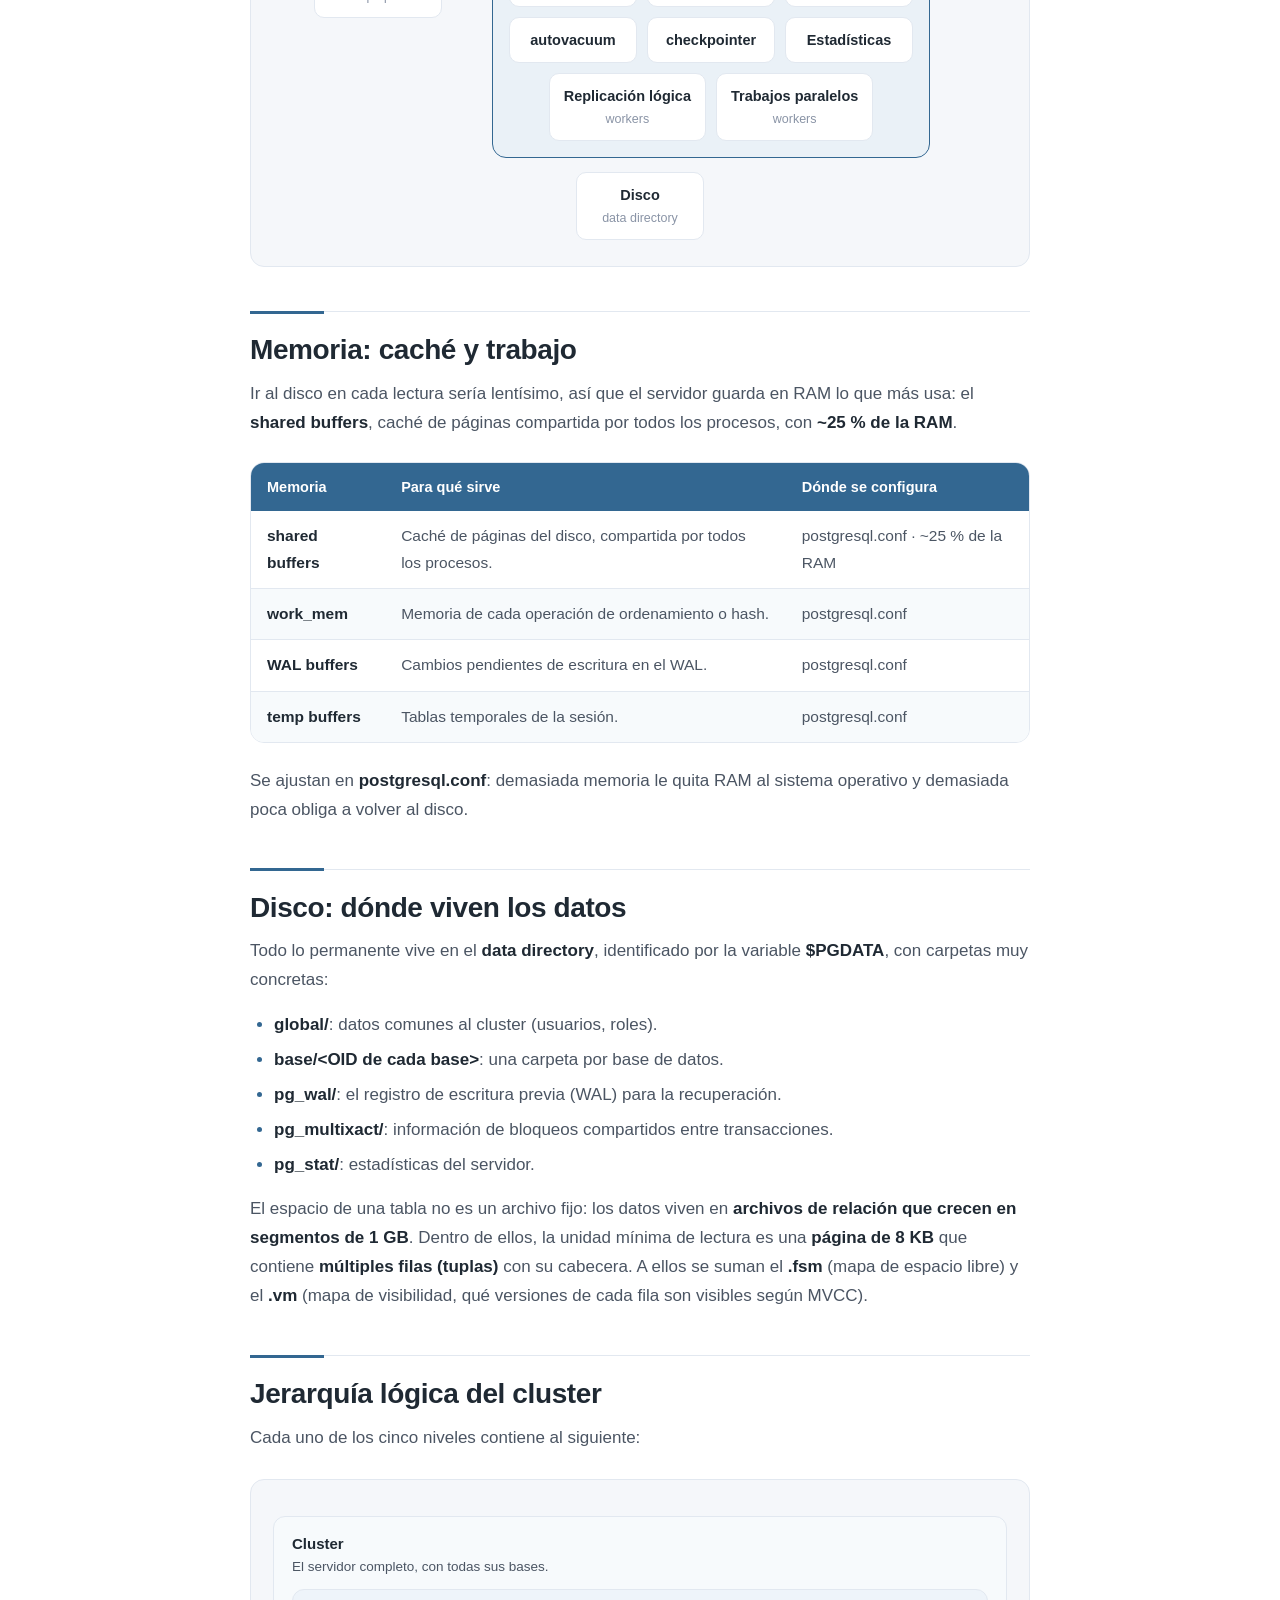
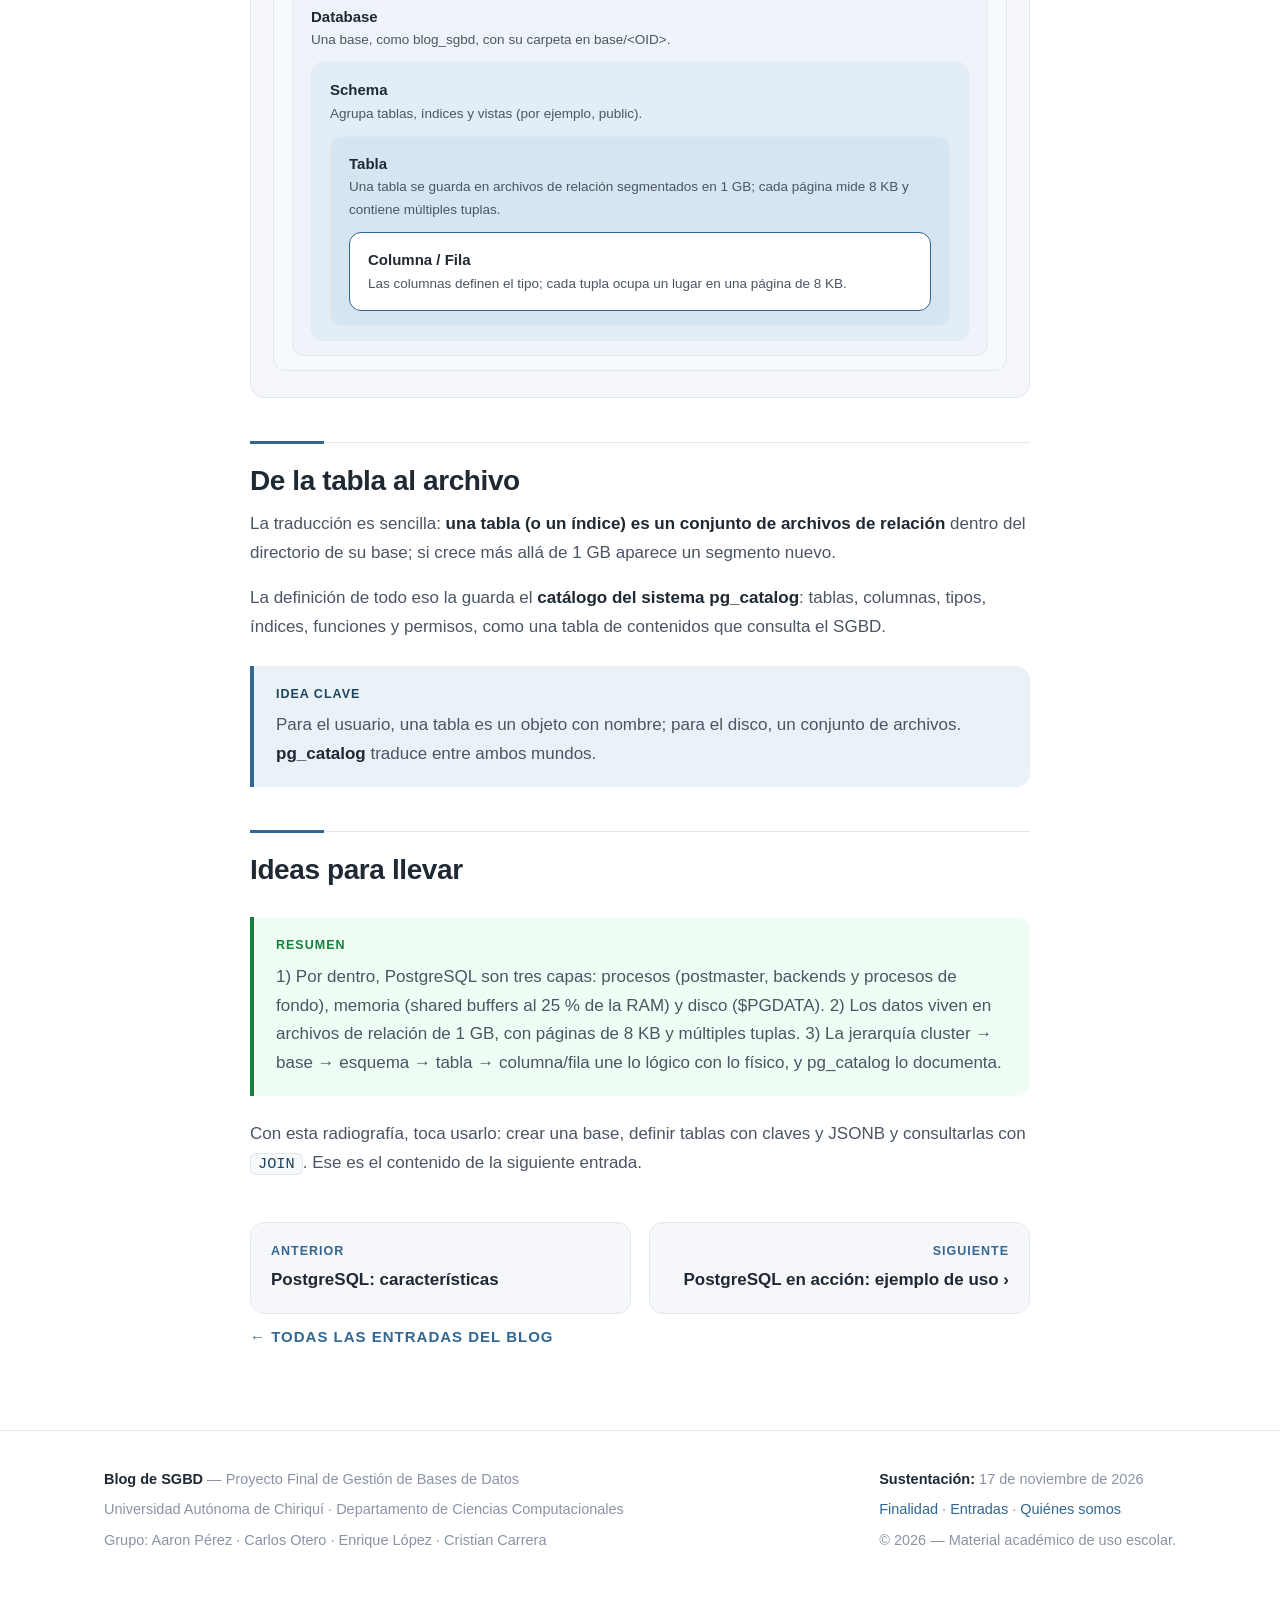
<file: postgresql-estructura.html>
<!DOCTYPE html>
<html lang="es">
<head>
  <meta charset="UTF-8">
  <meta name="viewport" content="width=device-width, initial-scale=1.0">
  <title>PostgreSQL: estructura interna | Blog de SGBD</title>
  <meta name="description" content="Cómo funciona por dentro PostgreSQL: los procesos (postmaster, backends y procesos de fondo), la memoria (shared buffers, work_mem) y el disco (data directory, páginas de 8 KB).">
  <link rel="stylesheet" href="css/style.css">
</head>
<body>

  <header class="site-header">
    <div class="container header-inner">
      <a class="brand" href="index.html">
        <span class="brand-mark">DB</span>
        <span>
          <span class="brand-name">Blog de SGBD</span><br>
          <span class="brand-sub">UACI · Bases de Datos</span>
        </span>
      </a>
      <nav class="nav">
        <a href="index.html">Inicio</a>
        <a href="que-es-un-sgbd.html">Conceptos</a>
        <a href="relacional-vs-no-relacional.html">Modelos</a>
        <a href="postgresql-origen.html" class="active">PostgreSQL</a>
        <a href="index.html#equipo">Equipo</a>
      </nav>
    </div>
  </header>

  <main>
    <article>
      <header class="article-header">
        <div class="narrow">
          <div class="breadcrumb"><a href="index.html">Inicio</a> › <a href="index.html#entradas">Entradas</a> › PostgreSQL</div>
          <span class="tag">PostgreSQL</span>
          <h1>PostgreSQL: estructura interna</h1>
          <div class="article-meta">
            <span class="byline"><span class="mini-avatar">EL</span> Enrique López</span>
            <span>16 de noviembre de 2026</span>
            <span>6 min de lectura</span>
          </div>
        </div>
      </header>

      <div class="narrow prose">

        <div class="toc">
          <strong>En esta entrada</strong>
          <ol>
            <li><a href="#procesos">Procesos: quién hace el trabajo</a></li>
            <li><a href="#memoria">Memoria: caché y trabajo</a></li>
            <li><a href="#disco">Disco: dónde viven los datos</a></li>
            <li><a href="#jerarquia">Jerarquía lógica del cluster</a></li>
            <li><a href="#archivos">De la tabla al archivo</a></li>
            <li><a href="#ideas">Ideas para llevar</a></li>
          </ol>
        </div>

        <p>
          Ya sabemos qué es un SGBD y cómo se clasifican; ahora conviene abrir el capó
          del motor. Por dentro, un servidor PostgreSQL trabaja en
          <strong>tres capas que funcionan juntas: procesos, memoria y disco</strong>.
          Los procesos ejecutan las consultas, la memoria guarda en RAM lo que se usa
          seguido y el disco conserva los datos de forma permanente.
        </p>
        <div class="callout">
          <span class="callout-title">Idea clave</span>
          <p>
            Ninguna capa trabaja sola: los <strong>procesos</strong> piden datos al
            <strong>disco</strong> cuando la <strong>memoria</strong> no los tiene.
          </p>
        </div>

        <h2 id="procesos">Procesos: quién hace el trabajo</h2>
        <p>
          PostgreSQL usa un modelo de <strong>múltiples procesos</strong>. El principal
          es el <strong>postmaster</strong>, el orquestador que arranca con el servidor
          y <strong>acepta las conexiones</strong>. Por cada conexión lanza un
          <strong>proceso backend</strong> que habla solo con ese cliente: analiza,
          planifica y ejecuta la consulta.
        </p>
        <p>Junto a ellos trabajan los <strong>procesos de fondo</strong>:</p>
        <ul>
          <li><strong>walwriter:</strong> escribe en disco el registro WAL de los cambios.</li>
          <li><strong>autovacuum launcher / worker:</strong> limpian el espacio de las filas obsoletas.</li>
          <li><strong>bgwriter:</strong> mantiene caliente la caché llevando páginas al disco.</li>
          <li><strong>checkpointer:</strong> crea puntos de control de recuperación.</li>
          <li><strong>Generador de estadísticas:</strong> recoge datos para el optimizador.</li>
          <li><strong>Workers de replicación lógica y de trabajos paralelos:</strong> copian cambios a otros servidores y ejecutan consultas en paralelo.</li>
        </ul>

        <div class="diagram">
          <div class="arch">
            <div class="col">
              <div class="node">Clientes<small>psql</small></div>
            </div>
            <div class="arrow">→</div>
            <div class="server">
              <div class="server-title">Servidor PostgreSQL</div>
              <div class="node tint">postmaster<small>acepta conexiones</small></div>
              <div class="row">
                <div class="node">Backend<small>1 por conexión</small></div>
                <div class="node">walwriter</div>
                <div class="node">bgwriter</div>
              </div>
              <div class="row">
                <div class="node">autovacuum</div>
                <div class="node">checkpointer</div>
                <div class="node">Estadísticas</div>
              </div>
              <div class="row">
                <div class="node">Replicación lógica<small>workers</small></div>
                <div class="node">Trabajos paralelos<small>workers</small></div>
              </div>
            </div>
            <div class="arrow">→</div>
            <div class="col">
              <div class="node">Disco<small>data directory</small></div>
            </div>
          </div>
        </div>

        <h2 id="memoria">Memoria: caché y trabajo</h2>
        <p>
          Ir al disco en cada lectura sería lentísimo, así que el servidor guarda en
          RAM lo que más usa: el <strong>shared buffers</strong>, caché de páginas
          compartida por todos los procesos, con <strong>~25 % de la RAM</strong>.
        </p>
        <div class="table-wrap">
          <table>
            <thead>
              <tr><th>Memoria</th><th>Para qué sirve</th><th>Dónde se configura</th></tr>
            </thead>
            <tbody>
              <tr>
                <td>shared buffers</td>
                <td>Caché de páginas del disco, compartida por todos los procesos.</td>
                <td>postgresql.conf · ~25 % de la RAM</td>
              </tr>
              <tr>
                <td>work_mem</td>
                <td>Memoria de cada operación de ordenamiento o hash.</td>
                <td>postgresql.conf</td>
              </tr>
              <tr>
                <td>WAL buffers</td>
                <td>Cambios pendientes de escritura en el WAL.</td>
                <td>postgresql.conf</td>
              </tr>
              <tr>
                <td>temp buffers</td>
                <td>Tablas temporales de la sesión.</td>
                <td>postgresql.conf</td>
              </tr>
            </tbody>
          </table>
        </div>
        <p>
          Se ajustan en <strong>postgresql.conf</strong>: demasiada memoria le quita RAM
          al sistema operativo y demasiada poca obliga a volver al disco.
        </p>

        <h2 id="disco">Disco: dónde viven los datos</h2>
        <p>
          Todo lo permanente vive en el <strong>data directory</strong>, identificado
          por la variable <strong>$PGDATA</strong>, con carpetas muy concretas:
        </p>
        <ul>
          <li><strong>global/</strong>: datos comunes al cluster (usuarios, roles).</li>
          <li><strong>base/&lt;OID de cada base&gt;</strong>: una carpeta por base de datos.</li>
          <li><strong>pg_wal/</strong>: el registro de escritura previa (WAL) para la recuperación.</li>
          <li><strong>pg_multixact/</strong>: información de bloqueos compartidos entre transacciones.</li>
          <li><strong>pg_stat/</strong>: estadísticas del servidor.</li>
        </ul>
        <p>
          El espacio de una tabla no es un archivo fijo: los datos viven en
          <strong>archivos de relación que crecen en segmentos de 1 GB</strong>. Dentro
          de ellos, la unidad mínima de lectura es una <strong>página de 8 KB</strong> que
          contiene <strong>múltiples filas (tuplas)</strong> con su cabecera. A ellos se
          suman el <strong>.fsm</strong> (mapa de espacio libre) y el <strong>.vm</strong>
          (mapa de visibilidad, qué versiones de cada fila son visibles según MVCC).
        </p>

        <h2 id="jerarquia">Jerarquía lógica del cluster</h2>
        <p>Cada uno de los cinco niveles contiene al siguiente:</p>

        <div class="diagram">
          <div class="hierarchy">
            <div class="h-level l1">
              <span class="h-label">Cluster</span>
              <span class="h-note">El servidor completo, con todas sus bases.</span>
              <div class="h-level l2">
                <span class="h-label">Database</span>
                <span class="h-note">Una base, como blog_sgbd, con su carpeta en base/&lt;OID&gt;.</span>
                <div class="h-level l3">
                  <span class="h-label">Schema</span>
                  <span class="h-note">Agrupa tablas, índices y vistas (por ejemplo, public).</span>
                  <div class="h-level l4">
                    <span class="h-label">Tabla</span>
                    <span class="h-note">Una tabla se guarda en archivos de relación segmentados en 1 GB; cada página mide 8 KB y contiene múltiples tuplas.</span>
                    <div class="h-level l5">
                      <span class="h-label">Columna / Fila</span>
                      <span class="h-note">Las columnas definen el tipo; cada tupla ocupa un lugar en una página de 8 KB.</span>
                    </div>
                  </div>
                </div>
              </div>
            </div>
          </div>
        </div>

        <h2 id="archivos">De la tabla al archivo</h2>
        <p>
          La traducción es sencilla: <strong>una tabla (o un índice) es un conjunto de
          archivos de relación</strong> dentro del directorio de su base; si crece más
          allá de 1 GB aparece un segmento nuevo.
        </p>
        <p>
          La definición de todo eso la guarda el <strong>catálogo del sistema</strong>
          <strong>pg_catalog</strong>: tablas, columnas, tipos, índices, funciones y
          permisos, como una tabla de contenidos que consulta el SGBD.
        </p>
        <div class="callout">
          <span class="callout-title">Idea clave</span>
          <p>
            Para el usuario, una tabla es un objeto con nombre; para el disco, un
            conjunto de archivos. <strong>pg_catalog</strong> traduce entre ambos mundos.
          </p>
        </div>

        <h2 id="ideas">Ideas para llevar</h2>
        <div class="callout tip">
          <span class="callout-title">Resumen</span>
          <p>
            1) Por dentro, PostgreSQL son tres capas: procesos (postmaster, backends y
            procesos de fondo), memoria (shared buffers al 25 % de la RAM) y disco
            ($PGDATA). 2) Los datos viven en archivos de relación de 1 GB, con páginas
            de 8 KB y múltiples tuplas. 3) La jerarquía cluster → base → esquema →
            tabla → columna/fila une lo lógico con lo físico, y pg_catalog lo documenta.
          </p>
        </div>
        <p>
          Con esta radiografía, toca usarlo: crear una base, definir tablas con claves
          y JSONB y consultarlas con <code class="inline">JOIN</code>. Ese es el
          contenido de la siguiente entrada.
        </p>

        <nav class="pager">
          <a href="postgresql-caracteristicas.html"><span class="dir">Anterior</span><span class="ttl">PostgreSQL: características</span></a>
          <a class="next" href="postgresql-ejemplo.html"><span class="dir">Siguiente</span><span class="ttl">PostgreSQL en acción: ejemplo de uso ›</span></a>
        </nav>

        <p class="related-title"><a href="index.html#entradas">← Todas las entradas del blog</a></p>
      </div>
    </article>
  </main>

  <footer class="site-footer">
    <div class="container footer-inner">
      <div>
        <p><strong>Blog de SGBD</strong> — Proyecto Final de Gestión de Bases de Datos</p>
        <p>Universidad Autónoma de Chiriquí · Departamento de Ciencias Computacionales</p>
        <p>Grupo: Aaron Pérez · Carlos Otero · Enrique López · Cristian Carrera</p>
      </div>
      <div>
        <p><strong>Sustentación:</strong> 17 de noviembre de 2026</p>
        <p><a href="index.html#finalidad">Finalidad</a> · <a href="index.html#entradas">Entradas</a> · <a href="index.html#equipo">Quiénes somos</a></p>
        <p>© 2026 — Material académico de uso escolar.</p>
      </div>
    </div>
  </footer>

</body>
</html>
</file>
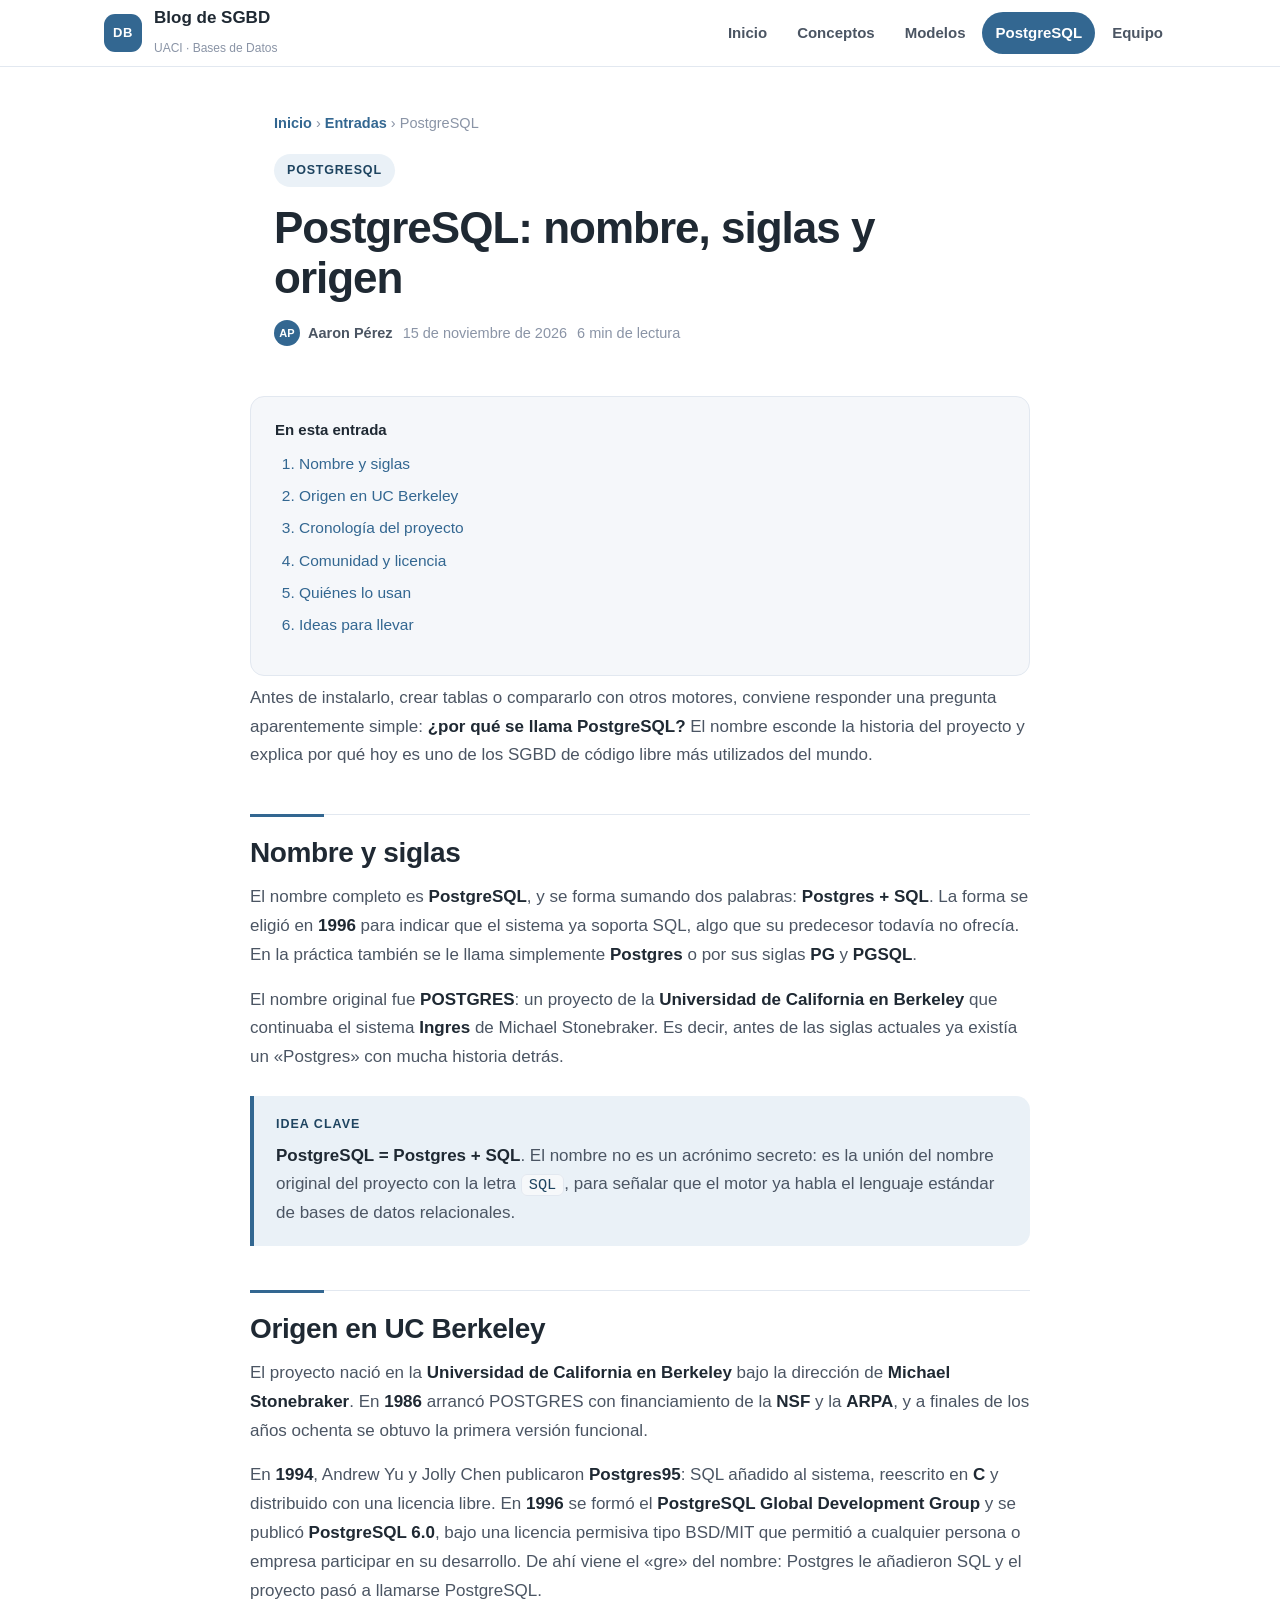
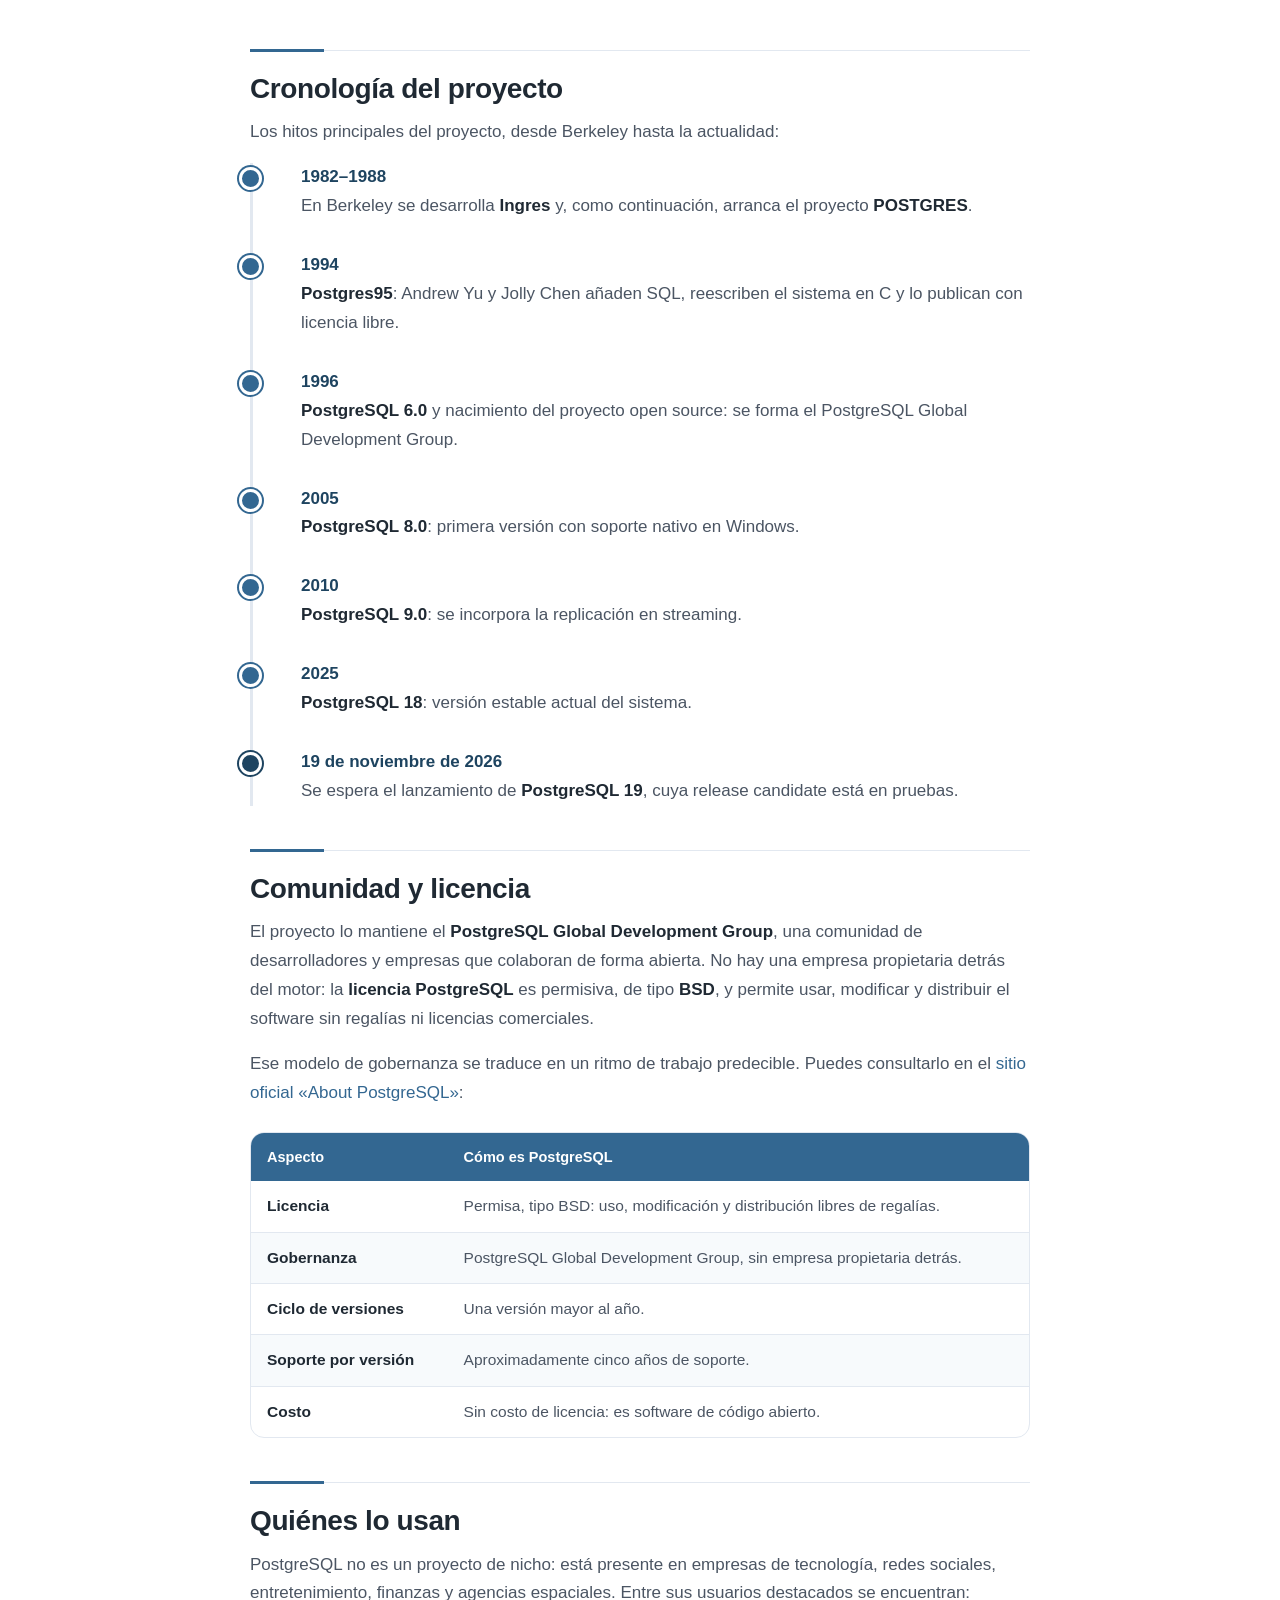
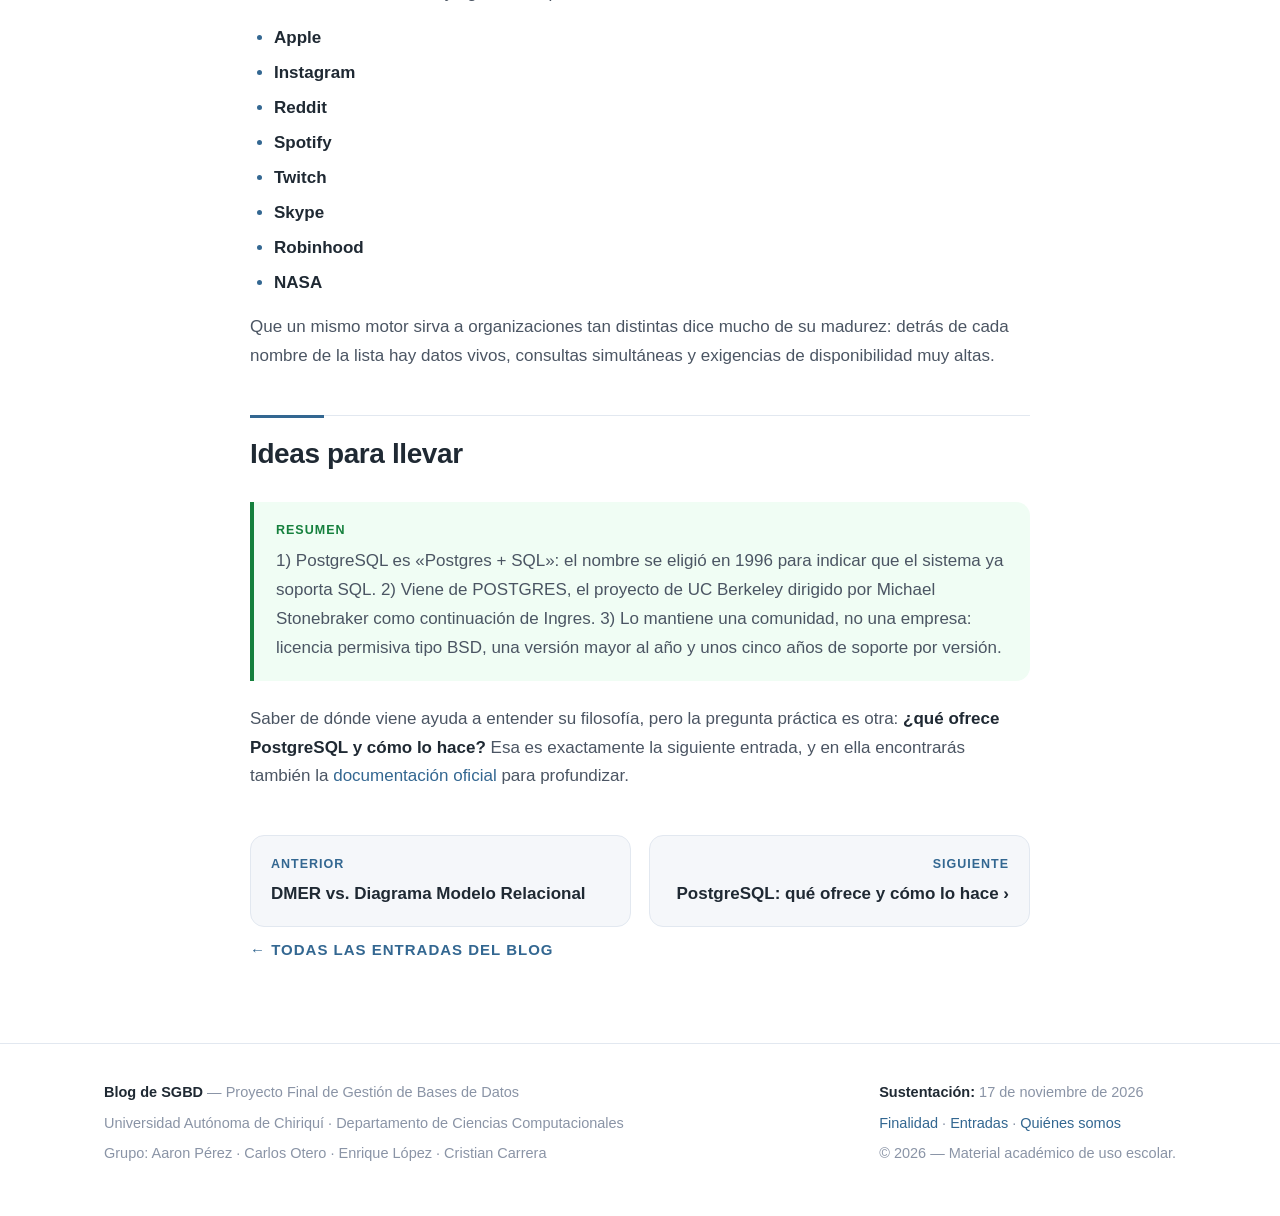
<file: postgresql-origen.html>
<!DOCTYPE html>
<html lang="es">
<head>
  <meta charset="UTF-8">
  <meta name="viewport" content="width=device-width, initial-scale=1.0">
  <title>PostgreSQL: nombre, siglas y origen | Blog de SGBD</title>
  <meta name="description" content="Qué significa PostgreSQL (Postgres + SQL), sus siglas PG/PGSQL, el origen del proyecto en UC Berkeley con Michael Stonebraker, su cronología y su licencia.">
  <link rel="stylesheet" href="css/style.css">
</head>
<body>

  <header class="site-header">
    <div class="container header-inner">
      <a class="brand" href="index.html">
        <span class="brand-mark">DB</span>
        <span>
          <span class="brand-name">Blog de SGBD</span><br>
          <span class="brand-sub">UACI · Bases de Datos</span>
        </span>
      </a>
      <nav class="nav">
        <a href="index.html">Inicio</a>
        <a href="que-es-un-sgbd.html">Conceptos</a>
        <a href="relacional-vs-no-relacional.html">Modelos</a>
        <a href="postgresql-origen.html" class="active">PostgreSQL</a>
        <a href="index.html#equipo">Equipo</a>
      </nav>
    </div>
  </header>

  <main>
    <article>
      <header class="article-header">
        <div class="narrow">
          <div class="breadcrumb"><a href="index.html">Inicio</a> › <a href="index.html#entradas">Entradas</a> › PostgreSQL</div>
          <span class="tag">PostgreSQL</span>
          <h1>PostgreSQL: nombre, siglas y origen</h1>
          <div class="article-meta">
            <span class="byline"><span class="mini-avatar">AP</span> Aaron Pérez</span>
            <span>15 de noviembre de 2026</span>
            <span>6 min de lectura</span>
          </div>
        </div>
      </header>

      <div class="narrow prose">

        <div class="toc">
          <strong>En esta entrada</strong>
          <ol>
            <li><a href="#nombre">Nombre y siglas</a></li>
            <li><a href="#origen">Origen en UC Berkeley</a></li>
            <li><a href="#cronologia">Cronología del proyecto</a></li>
            <li><a href="#comunidad">Comunidad y licencia</a></li>
            <li><a href="#usuarios">Quiénes lo usan</a></li>
            <li><a href="#ideas">Ideas para llevar</a></li>
          </ol>
        </div>

        <p>
          Antes de instalarlo, crear tablas o compararlo con otros motores,
          conviene responder una pregunta aparentemente simple:
          <strong>¿por qué se llama PostgreSQL?</strong> El nombre esconde la
          historia del proyecto y explica por qué hoy es uno de los SGBD de
          código libre más utilizados del mundo.
        </p>

        <h2 id="nombre">Nombre y siglas</h2>
        <p>
          El nombre completo es <strong>PostgreSQL</strong>, y se forma sumando
          dos palabras: <strong>Postgres + SQL</strong>. La forma se eligió en
          <strong>1996</strong> para indicar que el sistema ya soporta SQL, algo
          que su predecesor todavía no ofrecía. En la práctica también se le llama
          simplemente <strong>Postgres</strong> o por sus siglas
          <strong>PG</strong> y <strong>PGSQL</strong>.
        </p>
        <p>
          El nombre original fue <strong>POSTGRES</strong>: un proyecto de la
          <strong>Universidad de California en Berkeley</strong> que continuaba el
          sistema <strong>Ingres</strong> de Michael Stonebraker. Es decir, antes
          de las siglas actuales ya existía un «Postgres» con mucha historia
          detrás.
        </p>
        <div class="callout">
          <span class="callout-title">Idea clave</span>
          <p>
            <strong>PostgreSQL = Postgres + SQL</strong>. El nombre no es un
            acrónimo secreto: es la unión del nombre original del proyecto con la
            letra <code class="inline">SQL</code>, para señalar que el motor ya
            habla el lenguaje estándar de bases de datos relacionales.
          </p>
        </div>

        <h2 id="origen">Origen en UC Berkeley</h2>
        <p>
          El proyecto nació en la <strong>Universidad de California en
          Berkeley</strong> bajo la dirección de <strong>Michael
          Stonebraker</strong>. En <strong>1986</strong> arrancó POSTGRES con
          financiamiento de la <strong>NSF</strong> y la <strong>ARPA</strong>, y
          a finales de los años ochenta se obtuvo la primera versión funcional.
        </p>
        <p>
          En <strong>1994</strong>, Andrew Yu y Jolly Chen publicaron
          <strong>Postgres95</strong>: SQL añadido al sistema, reescrito en
          <strong>C</strong> y distribuido con una licencia libre. En
          <strong>1996</strong> se formó el <strong>PostgreSQL Global Development
          Group</strong> y se publicó <strong>PostgreSQL 6.0</strong>, bajo una
          licencia permisiva tipo BSD/MIT que permitió a cualquier persona o
          empresa participar en su desarrollo. De ahí viene el «gre» del nombre:
          Postgres le añadieron SQL y el proyecto pasó a llamarse PostgreSQL.
        </p>

        <h2 id="cronologia">Cronología del proyecto</h2>
        <p>Los hitos principales del proyecto, desde Berkeley hasta la actualidad:</p>
        <ul class="timeline">
          <li>
            <span class="year">1982–1988</span><br>
            <span class="event">En Berkeley se desarrolla <strong>Ingres</strong> y, como continuación, arranca el proyecto <strong>POSTGRES</strong>.</span>
          </li>
          <li>
            <span class="year">1994</span><br>
            <span class="event"><strong>Postgres95</strong>: Andrew Yu y Jolly Chen añaden SQL, reescriben el sistema en C y lo publican con licencia libre.</span>
          </li>
          <li>
            <span class="year">1996</span><br>
            <span class="event"><strong>PostgreSQL 6.0</strong> y nacimiento del proyecto open source: se forma el PostgreSQL Global Development Group.</span>
          </li>
          <li>
            <span class="year">2005</span><br>
            <span class="event"><strong>PostgreSQL 8.0</strong>: primera versión con soporte nativo en Windows.</span>
          </li>
          <li>
            <span class="year">2010</span><br>
            <span class="event"><strong>PostgreSQL 9.0</strong>: se incorpora la replicación en streaming.</span>
          </li>
          <li>
            <span class="year">2025</span><br>
            <span class="event"><strong>PostgreSQL 18</strong>: versión estable actual del sistema.</span>
          </li>
          <li class="current">
            <span class="year">19 de noviembre de 2026</span><br>
            <span class="event">Se espera el lanzamiento de <strong>PostgreSQL 19</strong>, cuya release candidate está en pruebas.</span>
          </li>
        </ul>

        <h2 id="comunidad">Comunidad y licencia</h2>
        <p>
          El proyecto lo mantiene el <strong>PostgreSQL Global Development
          Group</strong>, una comunidad de desarrolladores y empresas que
          colaboran de forma abierta. No hay una empresa propietaria detrás del
          motor: la <strong>licencia PostgreSQL</strong> es permisiva, de tipo
          <strong>BSD</strong>, y permite usar, modificar y distribuir el software
          sin regalías ni licencias comerciales.
        </p>
        <p>
          Ese modelo de gobernanza se traduce en un ritmo de trabajo predecible.
          Puedes consultarlo en el
          <a href="https://www.postgresql.org/about/" target="_blank" rel="noopener">sitio oficial «About PostgreSQL»</a>:
        </p>
        <div class="table-wrap">
          <table>
            <thead>
              <tr><th>Aspecto</th><th>Cómo es PostgreSQL</th></tr>
            </thead>
            <tbody>
              <tr>
                <td>Licencia</td>
                <td>Permisa, tipo BSD: uso, modificación y distribución libres de regalías.</td>
              </tr>
              <tr>
                <td>Gobernanza</td>
                <td>PostgreSQL Global Development Group, sin empresa propietaria detrás.</td>
              </tr>
              <tr>
                <td>Ciclo de versiones</td>
                <td>Una versión mayor al año.</td>
              </tr>
              <tr>
                <td>Soporte por versión</td>
                <td>Aproximadamente cinco años de soporte.</td>
              </tr>
              <tr>
                <td>Costo</td>
                <td>Sin costo de licencia: es software de código abierto.</td>
              </tr>
            </tbody>
          </table>
        </div>

        <h2 id="usuarios">Quiénes lo usan</h2>
        <p>
          PostgreSQL no es un proyecto de nicho: está presente en empresas de
          tecnología, redes sociales, entretenimiento, finanzas y agencias
          espaciales. Entre sus usuarios destacados se encuentran:
        </p>
        <ul>
          <li><strong>Apple</strong></li>
          <li><strong>Instagram</strong></li>
          <li><strong>Reddit</strong></li>
          <li><strong>Spotify</strong></li>
          <li><strong>Twitch</strong></li>
          <li><strong>Skype</strong></li>
          <li><strong>Robinhood</strong></li>
          <li><strong>NASA</strong></li>
        </ul>
        <p>
          Que un mismo motor sirva a organizaciones tan distintas dice mucho de
          su madurez: detrás de cada nombre de la lista hay datos vivos,
          consultas simultáneas y exigencias de disponibilidad muy altas.
        </p>

        <h2 id="ideas">Ideas para llevar</h2>
        <div class="callout tip">
          <span class="callout-title">Resumen</span>
          <p>
            1) PostgreSQL es «Postgres + SQL»: el nombre se eligió en 1996 para
            indicar que el sistema ya soporta SQL. 2) Viene de POSTGRES, el
            proyecto de UC Berkeley dirigido por Michael Stonebraker como
            continuación de Ingres. 3) Lo mantiene una comunidad, no una empresa:
            licencia permisiva tipo BSD, una versión mayor al año y unos cinco
            años de soporte por versión.
          </p>
        </div>
        <p>
          Saber de dónde viene ayuda a entender su filosofía, pero la pregunta
          práctica es otra: <strong>¿qué ofrece PostgreSQL y cómo lo hace?</strong>
          Esa es exactamente la siguiente entrada, y en ella encontrarás también
          la
          <a href="https://www.postgresql.org/docs/" target="_blank" rel="noopener">documentación oficial</a>
          para profundizar.
        </p>

        <nav class="pager">
          <a href="dmer-vs-modelo-relacional.html"><span class="dir">Anterior</span><span class="ttl">DMER vs. Diagrama Modelo Relacional</span></a>
          <a class="next" href="postgresql-que-ofrece.html"><span class="dir">Siguiente</span><span class="ttl">PostgreSQL: qué ofrece y cómo lo hace ›</span></a>
        </nav>

        <p class="related-title"><a href="index.html#entradas">← Todas las entradas del blog</a></p>
      </div>
    </article>
  </main>

  <footer class="site-footer">
    <div class="container footer-inner">
      <div>
        <p><strong>Blog de SGBD</strong> — Proyecto Final de Gestión de Bases de Datos</p>
        <p>Universidad Autónoma de Chiriquí · Departamento de Ciencias Computacionales</p>
        <p>Grupo: Aaron Pérez · Carlos Otero · Enrique López · Cristian Carrera</p>
      </div>
      <div>
        <p><strong>Sustentación:</strong> 17 de noviembre de 2026</p>
        <p><a href="index.html#finalidad">Finalidad</a> · <a href="index.html#entradas">Entradas</a> · <a href="index.html#equipo">Quiénes somos</a></p>
        <p>© 2026 — Material académico de uso escolar.</p>
      </div>
    </div>
  </footer>

</body>
</html>
</file>
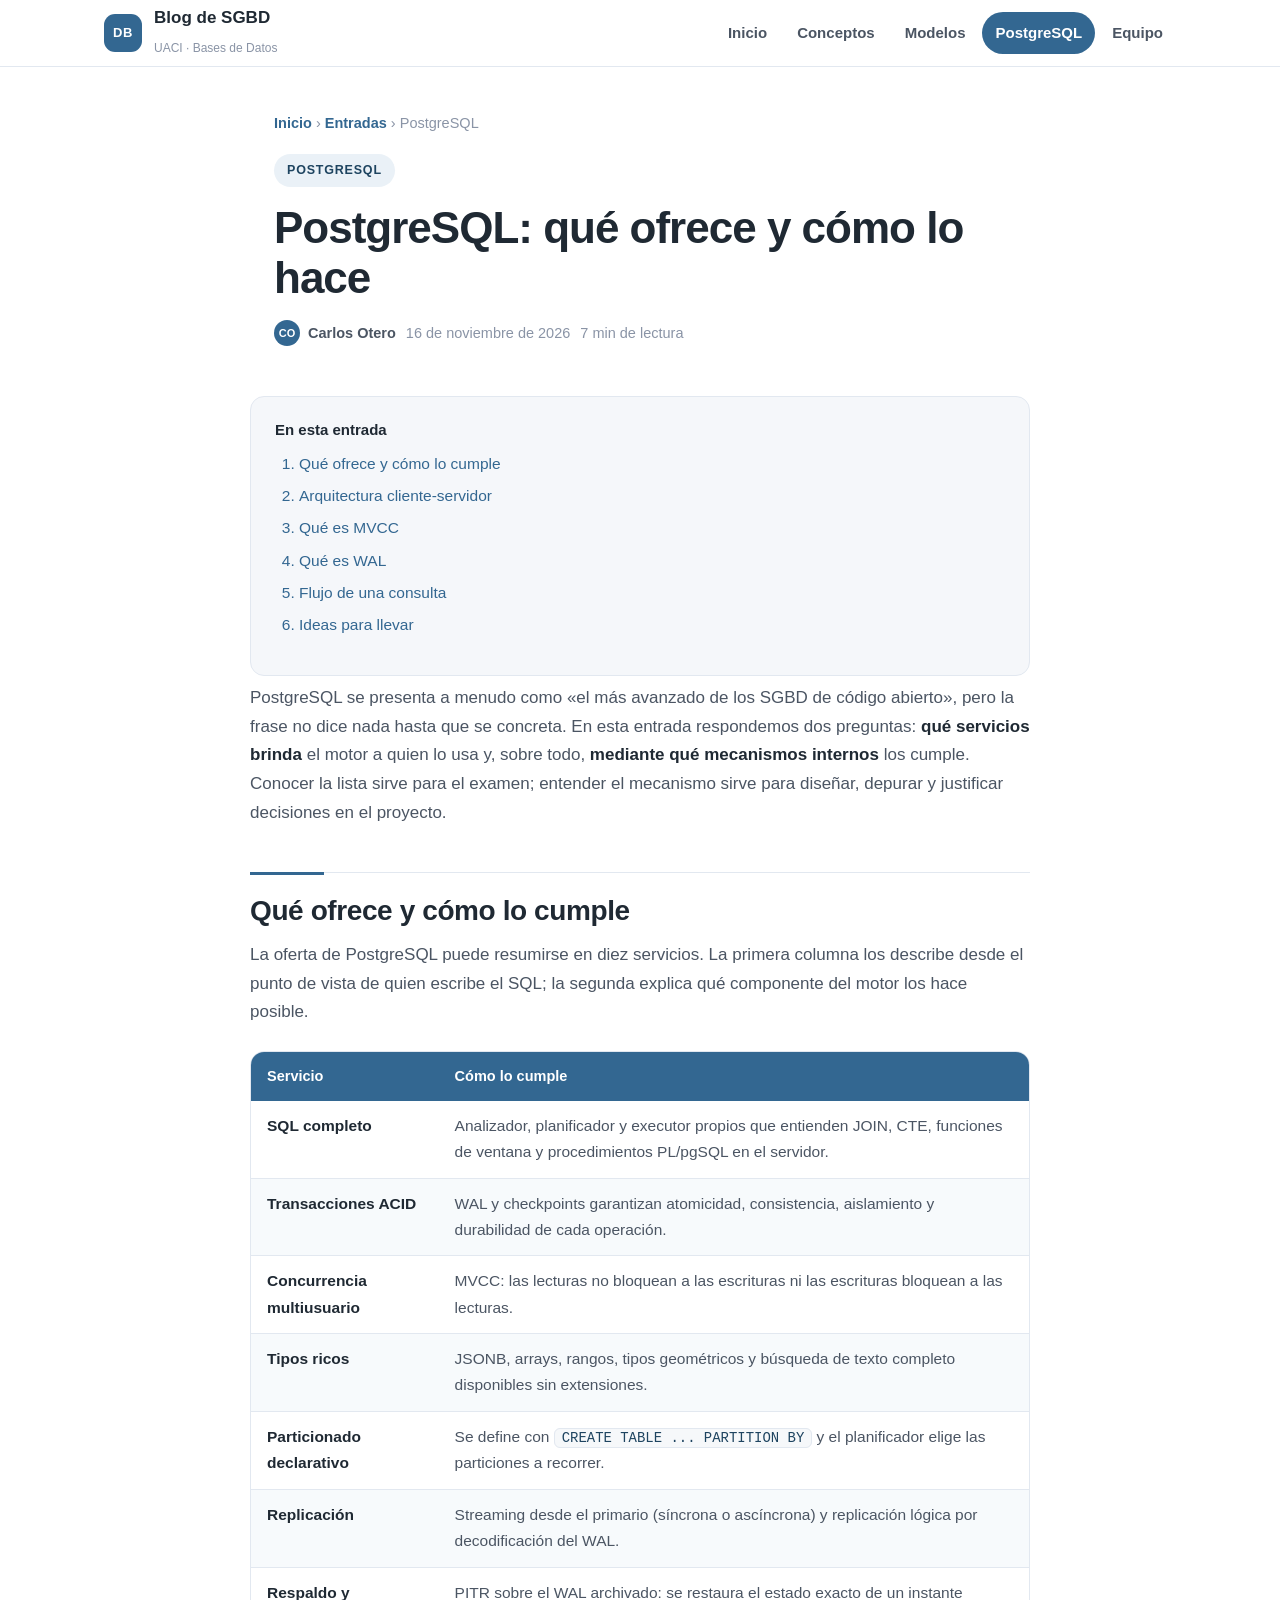
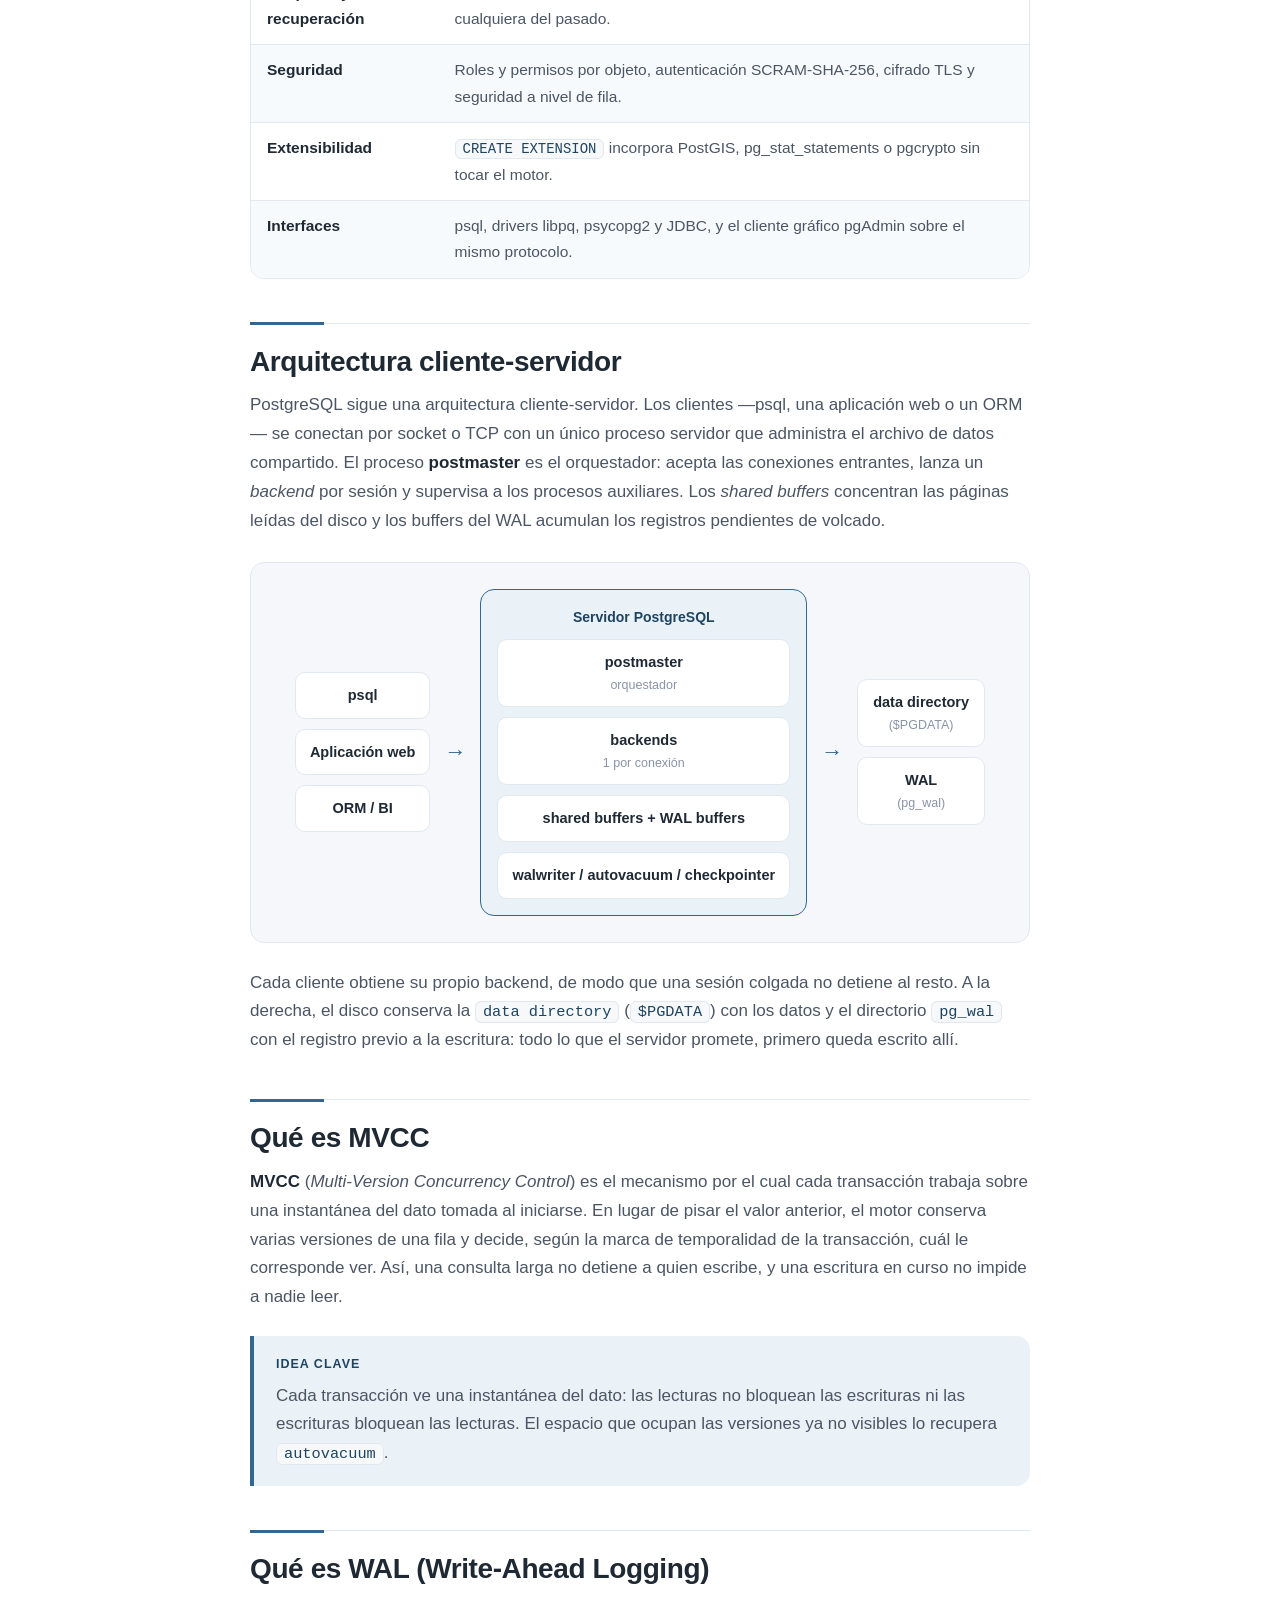
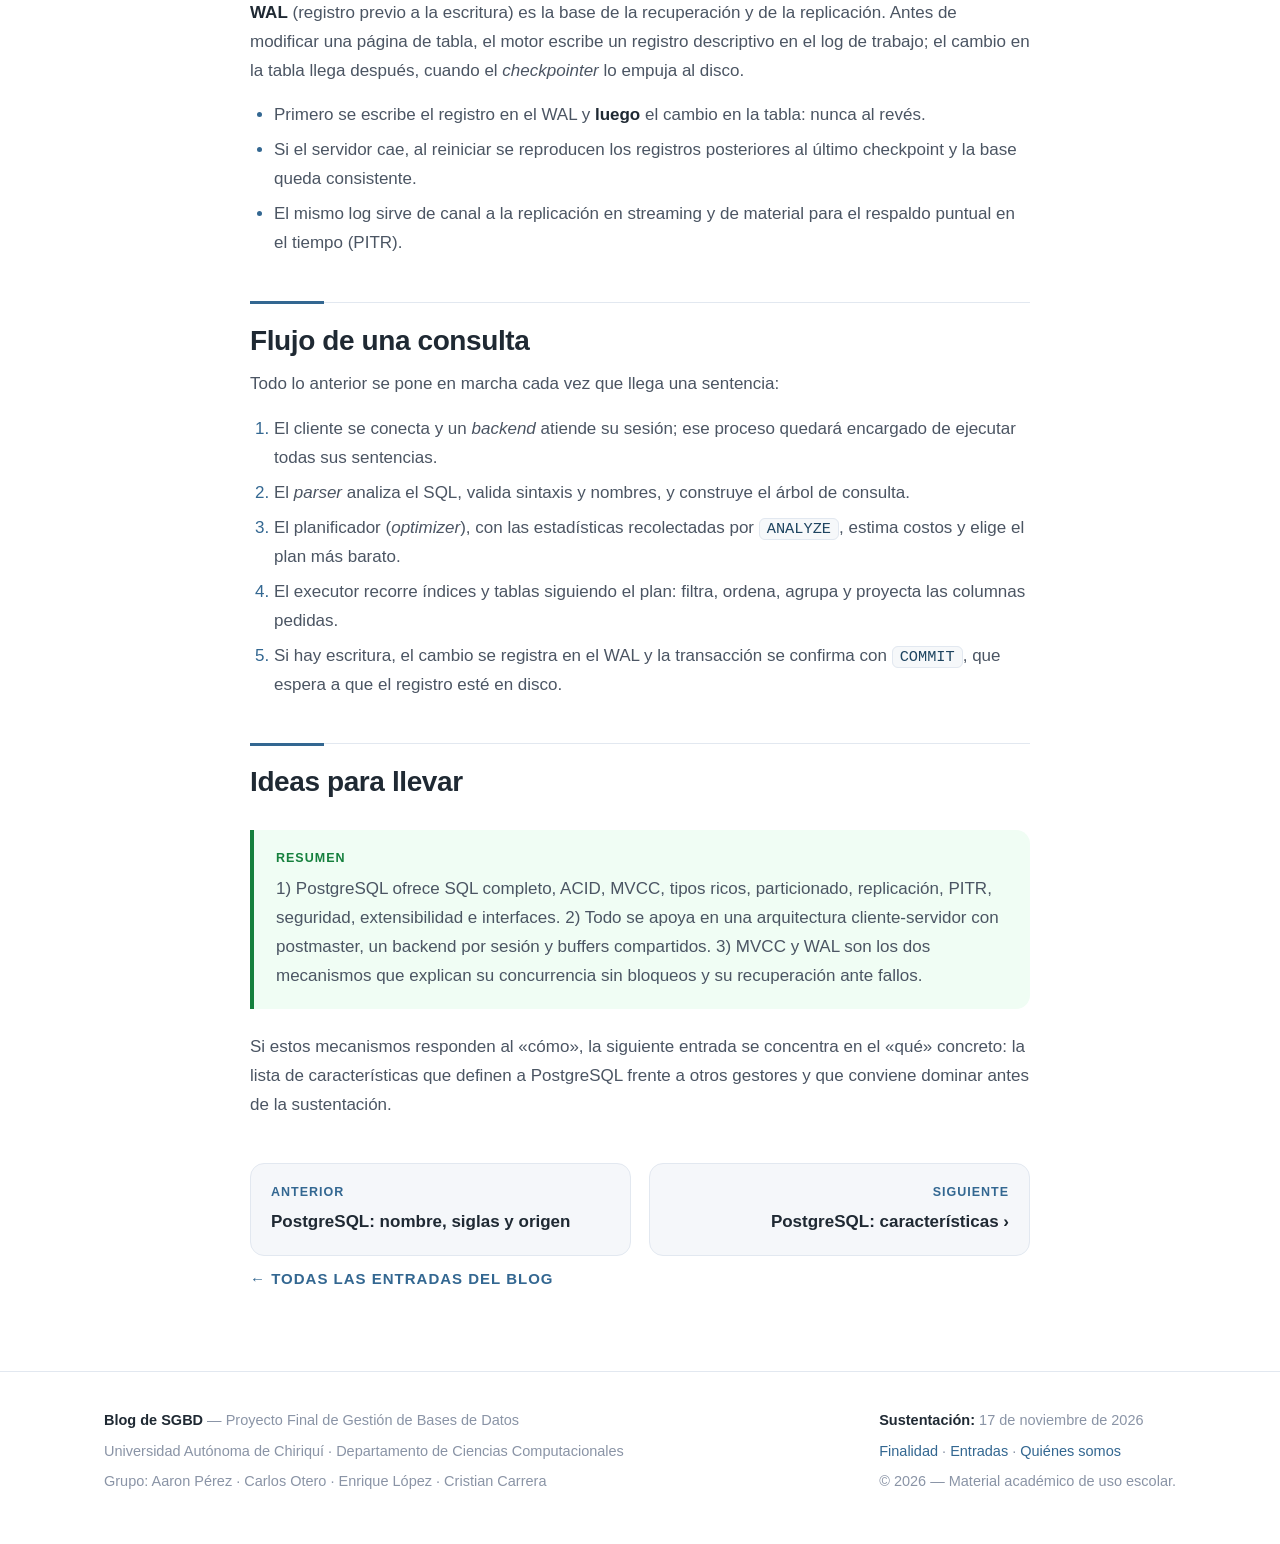
<file: postgresql-que-ofrece.html>
<!DOCTYPE html>
<html lang="es">
<head>
  <meta charset="UTF-8">
  <meta name="viewport" content="width=device-width, initial-scale=1.0">
  <title>PostgreSQL: qué ofrece y cómo lo hace | Blog de SGBD</title>
  <meta name="description" content="Qué servicios brinda PostgreSQL y mediante qué mecanismos los cumple: SQL completo, ACID, MVCC, WAL, replicación, PITR, seguridad y extensibilidad.">
  <link rel="stylesheet" href="css/style.css">
</head>
<body>

  <header class="site-header">
    <div class="container header-inner">
      <a class="brand" href="index.html">
        <span class="brand-mark">DB</span>
        <span>
          <span class="brand-name">Blog de SGBD</span><br>
          <span class="brand-sub">UACI · Bases de Datos</span>
        </span>
      </a>
      <nav class="nav">
        <a href="index.html">Inicio</a>
        <a href="que-es-un-sgbd.html">Conceptos</a>
        <a href="relacional-vs-no-relacional.html">Modelos</a>
        <a href="postgresql-origen.html" class="active">PostgreSQL</a>
        <a href="index.html#equipo">Equipo</a>
      </nav>
    </div>
  </header>

  <main>
    <article>
      <header class="article-header">
        <div class="narrow">
          <div class="breadcrumb"><a href="index.html">Inicio</a> › <a href="index.html#entradas">Entradas</a> › PostgreSQL</div>
          <span class="tag">PostgreSQL</span>
          <h1>PostgreSQL: qué ofrece y cómo lo hace</h1>
          <div class="article-meta">
            <span class="byline"><span class="mini-avatar">CO</span> Carlos Otero</span>
            <span>16 de noviembre de 2026</span>
            <span>7 min de lectura</span>
          </div>
        </div>
      </header>

      <div class="narrow prose">

        <div class="toc">
          <strong>En esta entrada</strong>
          <ol>
            <li><a href="#ofrece">Qué ofrece y cómo lo cumple</a></li>
            <li><a href="#arquitectura">Arquitectura cliente-servidor</a></li>
            <li><a href="#mvcc">Qué es MVCC</a></li>
            <li><a href="#wal">Qué es WAL</a></li>
            <li><a href="#flujo">Flujo de una consulta</a></li>
            <li><a href="#ideas">Ideas para llevar</a></li>
          </ol>
        </div>

        <p>
          PostgreSQL se presenta a menudo como «el más avanzado de los SGBD de código
          abierto», pero la frase no dice nada hasta que se concreta. En esta entrada
          respondemos dos preguntas: <strong>qué servicios brinda</strong> el motor a
          quien lo usa y, sobre todo, <strong>mediante qué mecanismos internos</strong>
          los cumple. Conocer la lista sirve para el examen; entender el mecanismo sirve
          para diseñar, depurar y justificar decisiones en el proyecto.
        </p>

        <h2 id="ofrece">Qué ofrece y cómo lo cumple</h2>
        <p>
          La oferta de PostgreSQL puede resumirse en diez servicios. La primera columna
          los describe desde el punto de vista de quien escribe el SQL; la segunda
          explica qué componente del motor los hace posible.
        </p>
        <div class="table-wrap">
          <table>
            <thead>
              <tr><th>Servicio</th><th>Cómo lo cumple</th></tr>
            </thead>
            <tbody>
              <tr>
                <td>SQL completo</td>
                <td>Analizador, planificador y executor propios que entienden JOIN, CTE, funciones de ventana y procedimientos PL/pgSQL en el servidor.</td>
              </tr>
              <tr>
                <td>Transacciones ACID</td>
                <td>WAL y checkpoints garantizan atomicidad, consistencia, aislamiento y durabilidad de cada operación.</td>
              </tr>
              <tr>
                <td>Concurrencia multiusuario</td>
                <td>MVCC: las lecturas no bloquean a las escrituras ni las escrituras bloquean a las lecturas.</td>
              </tr>
              <tr>
                <td>Tipos ricos</td>
                <td>JSONB, arrays, rangos, tipos geométricos y búsqueda de texto completo disponibles sin extensiones.</td>
              </tr>
              <tr>
                <td>Particionado declarativo</td>
                <td>Se define con <code class="inline">CREATE TABLE ... PARTITION BY</code> y el planificador elige las particiones a recorrer.</td>
              </tr>
              <tr>
                <td>Replicación</td>
                <td>Streaming desde el primario (síncrona o ascíncrona) y replicación lógica por decodificación del WAL.</td>
              </tr>
              <tr>
                <td>Respaldo y recuperación</td>
                <td>PITR sobre el WAL archivado: se restaura el estado exacto de un instante cualquiera del pasado.</td>
              </tr>
              <tr>
                <td>Seguridad</td>
                <td>Roles y permisos por objeto, autenticación SCRAM-SHA-256, cifrado TLS y seguridad a nivel de fila.</td>
              </tr>
              <tr>
                <td>Extensibilidad</td>
                <td><code class="inline">CREATE EXTENSION</code> incorpora PostGIS, pg_stat_statements o pgcrypto sin tocar el motor.</td>
              </tr>
              <tr>
                <td>Interfaces</td>
                <td>psql, drivers libpq, psycopg2 y JDBC, y el cliente gráfico pgAdmin sobre el mismo protocolo.</td>
              </tr>
            </tbody>
          </table>
        </div>

        <h2 id="arquitectura">Arquitectura cliente-servidor</h2>
        <p>
          PostgreSQL sigue una arquitectura cliente-servidor. Los clientes —psql, una
          aplicación web o un ORM— se conectan por socket o TCP con un único proceso
          servidor que administra el archivo de datos compartido. El proceso
          <strong>postmaster</strong> es el orquestador: acepta las conexiones entrantes,
          lanza un <em>backend</em> por sesión y supervisa a los procesos auxiliares.
          Los <em>shared buffers</em> concentran las páginas leídas del disco y los
          buffers del WAL acumulan los registros pendientes de volcado.
        </p>

        <div class="diagram">
          <div class="arch">
            <div class="col">
              <div class="node">psql</div>
              <div class="node">Aplicación web</div>
              <div class="node">ORM / BI</div>
            </div>
            <div class="arrow">→</div>
            <div class="server">
              <div class="server-title">Servidor PostgreSQL</div>
              <div class="node">postmaster <small>orquestador</small></div>
              <div class="node">backends <small>1 por conexión</small></div>
              <div class="node">shared buffers + WAL buffers</div>
              <div class="node">walwriter / autovacuum / checkpointer</div>
            </div>
            <div class="arrow">→</div>
            <div class="col">
              <div class="node">data directory <small>($PGDATA)</small></div>
              <div class="node">WAL <small>(pg_wal)</small></div>
            </div>
          </div>
        </div>
        <p>
          Cada cliente obtiene su propio backend, de modo que una sesión colgada no
          detiene al resto. A la derecha, el disco conserva la <code class="inline">data
          directory</code> (<code class="inline">$PGDATA</code>) con los datos y el
          directorio <code class="inline">pg_wal</code> con el registro previo a la
          escritura: todo lo que el servidor promete, primero queda escrito allí.
        </p>

        <h2 id="mvcc">Qué es MVCC</h2>
        <p>
          <strong>MVCC</strong> (<em>Multi-Version Concurrency Control</em>) es el
          mecanismo por el cual cada transacción trabaja sobre una instantánea del dato
          tomada al iniciarse. En lugar de pisar el valor anterior, el motor conserva
          varias versiones de una fila y decide, según la marca de temporalidad de la
          transacción, cuál le corresponde ver. Así, una consulta larga no detiene a
          quien escribe, y una escritura en curso no impide a nadie leer.
        </p>
        <div class="callout">
          <span class="callout-title">Idea clave</span>
          <p>
            Cada transacción ve una instantánea del dato: las lecturas no bloquean las
            escrituras ni las escrituras bloquean las lecturas. El espacio que ocupan
            las versiones ya no visibles lo recupera <code class="inline">autovacuum</code>.
          </p>
        </div>

        <h2 id="wal">Qué es WAL (Write-Ahead Logging)</h2>
        <p>
          <strong>WAL</strong> (registro previo a la escritura) es la base de la
          recuperación y de la replicación. Antes de modificar una página de tabla, el
          motor escribe un registro descriptivo en el log de trabajo; el cambio en la
          tabla llega después, cuando el <em>checkpointer</em> lo empuja al disco.
        </p>
        <ul>
          <li>Primero se escribe el registro en el WAL y <strong>luego</strong> el cambio en la tabla: nunca al revés.</li>
          <li>Si el servidor cae, al reiniciar se reproducen los registros posteriores al último checkpoint y la base queda consistente.</li>
          <li>El mismo log sirve de canal a la replicación en streaming y de material para el respaldo puntual en el tiempo (PITR).</li>
        </ul>

        <h2 id="flujo">Flujo de una consulta</h2>
        <p>Todo lo anterior se pone en marcha cada vez que llega una sentencia:</p>
        <ol>
          <li>El cliente se conecta y un <em>backend</em> atiende su sesión; ese proceso quedará encargado de ejecutar todas sus sentencias.</li>
          <li>El <em>parser</em> analiza el SQL, valida sintaxis y nombres, y construye el árbol de consulta.</li>
          <li>El planificador (<em>optimizer</em>), con las estadísticas recolectadas por <code class="inline">ANALYZE</code>, estima costos y elige el plan más barato.</li>
          <li>El executor recorre índices y tablas siguiendo el plan: filtra, ordena, agrupa y proyecta las columnas pedidas.</li>
          <li>Si hay escritura, el cambio se registra en el WAL y la transacción se confirma con <code class="inline">COMMIT</code>, que espera a que el registro esté en disco.</li>
        </ol>

        <h2 id="ideas">Ideas para llevar</h2>
        <div class="callout tip">
          <span class="callout-title">Resumen</span>
          <p>
            1) PostgreSQL ofrece SQL completo, ACID, MVCC, tipos ricos, particionado,
            replicación, PITR, seguridad, extensibilidad e interfaces. 2) Todo se apoya
            en una arquitectura cliente-servidor con postmaster, un backend por sesión
            y buffers compartidos. 3) MVCC y WAL son los dos mecanismos que explican su
            concurrencia sin bloqueos y su recuperación ante fallos.
          </p>
        </div>
        <p>
          Si estos mecanismos responden al «cómo», la siguiente entrada se concentra en
          el «qué» concreto: la lista de características que definen a PostgreSQL frente
          a otros gestores y que conviene dominar antes de la sustentación.
        </p>

        <nav class="pager">
          <a href="postgresql-origen.html"><span class="dir">Anterior</span><span class="ttl">PostgreSQL: nombre, siglas y origen</span></a>
          <a class="next" href="postgresql-caracteristicas.html"><span class="dir">Siguiente</span><span class="ttl">PostgreSQL: características ›</span></a>
        </nav>

        <p class="related-title"><a href="index.html#entradas">← Todas las entradas del blog</a></p>
      </div>
    </article>
  </main>

  <footer class="site-footer">
    <div class="container footer-inner">
      <div>
        <p><strong>Blog de SGBD</strong> — Proyecto Final de Gestión de Bases de Datos</p>
        <p>Universidad Autónoma de Chiriquí · Departamento de Ciencias Computacionales</p>
        <p>Grupo: Aaron Pérez · Carlos Otero · Enrique López · Cristian Carrera</p>
      </div>
      <div>
        <p><strong>Sustentación:</strong> 17 de noviembre de 2026</p>
        <p><a href="index.html#finalidad">Finalidad</a> · <a href="index.html#entradas">Entradas</a> · <a href="index.html#equipo">Quiénes somos</a></p>
        <p>© 2026 — Material académico de uso escolar.</p>
      </div>
    </div>
  </footer>

</body>
</html>
</file>
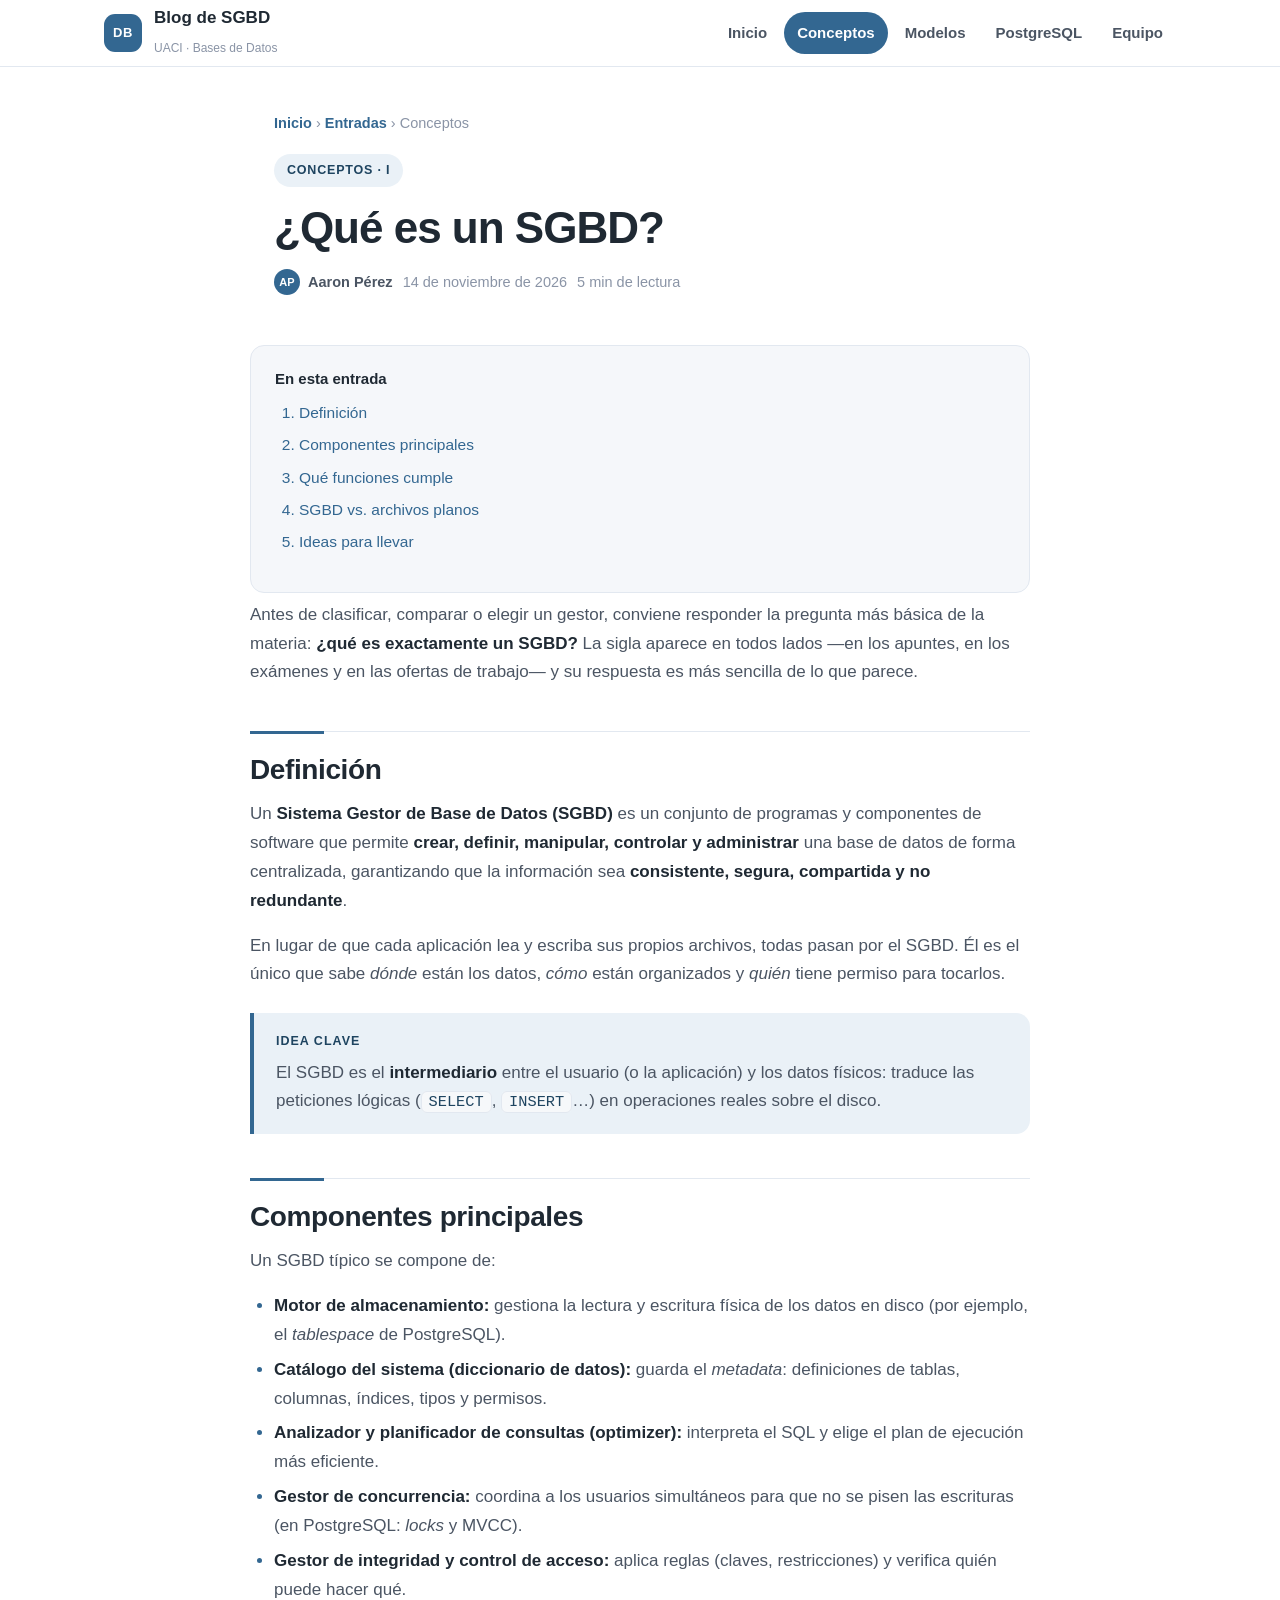
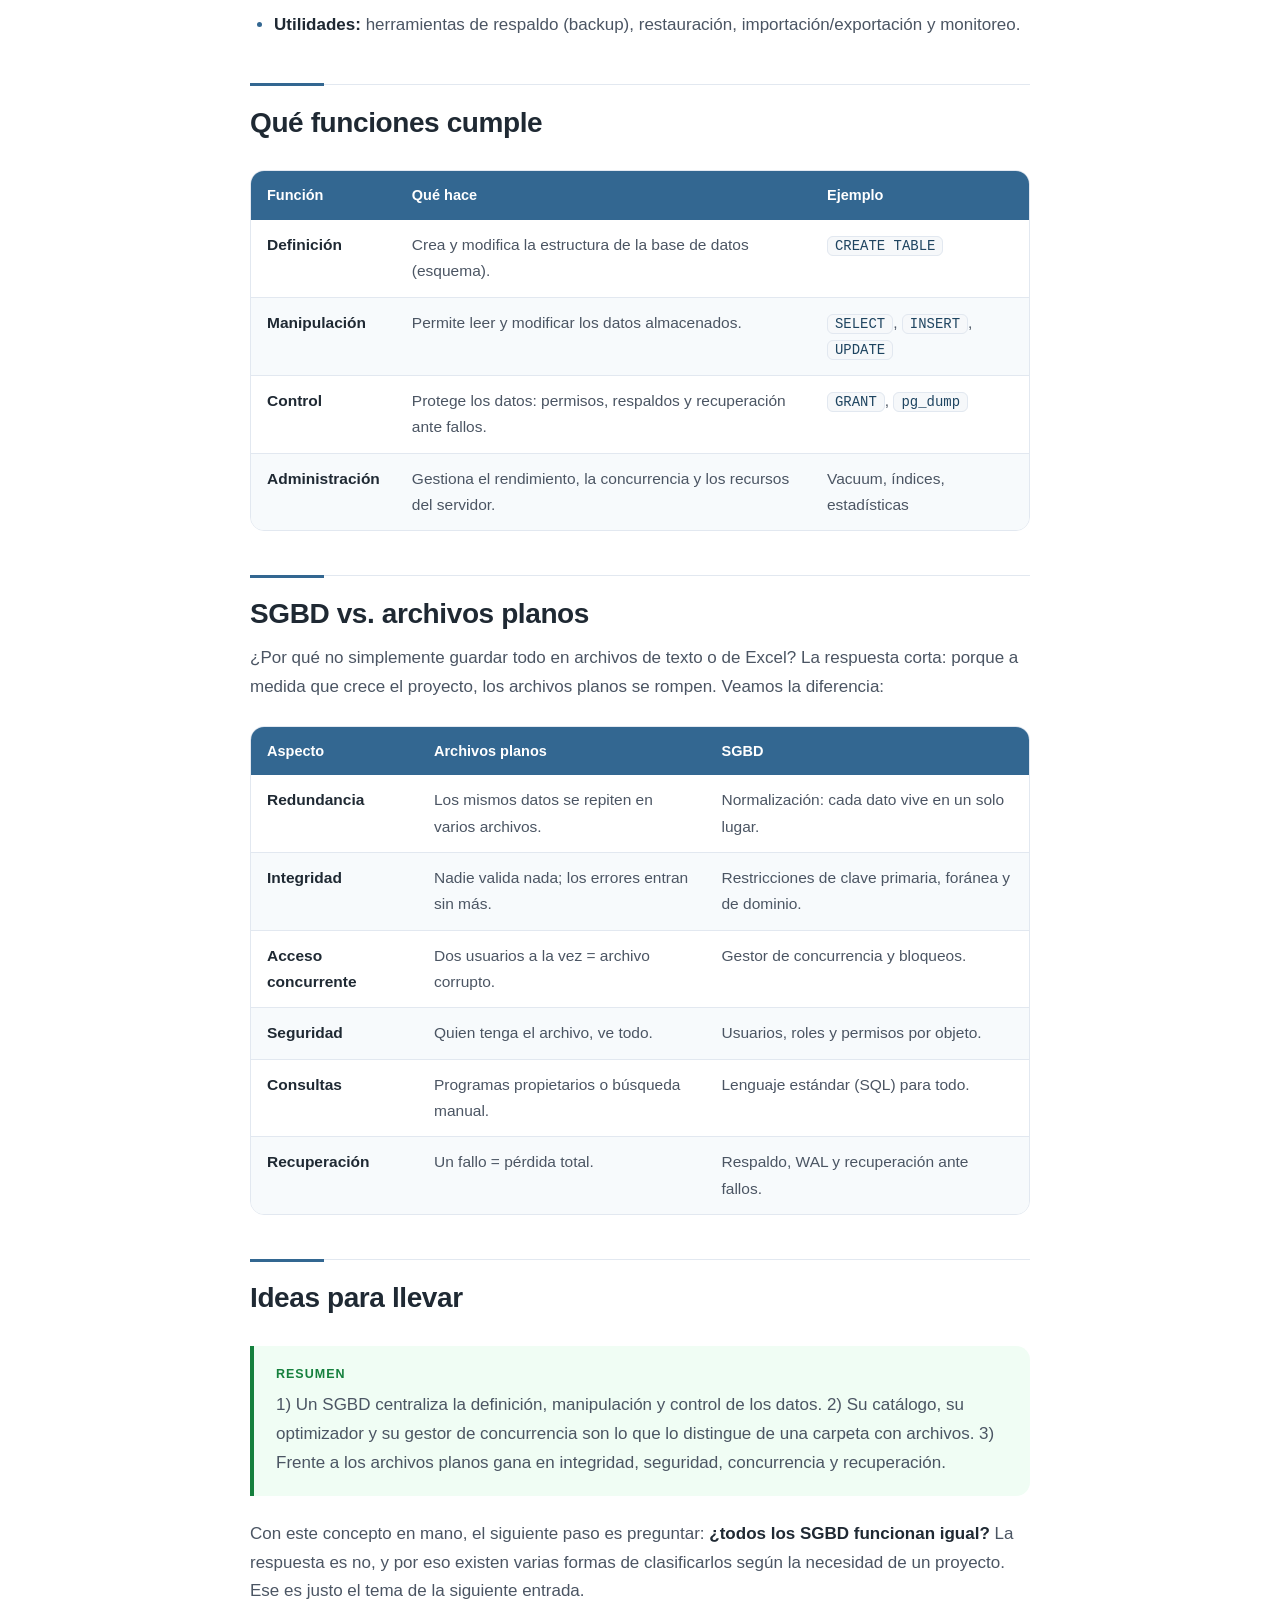
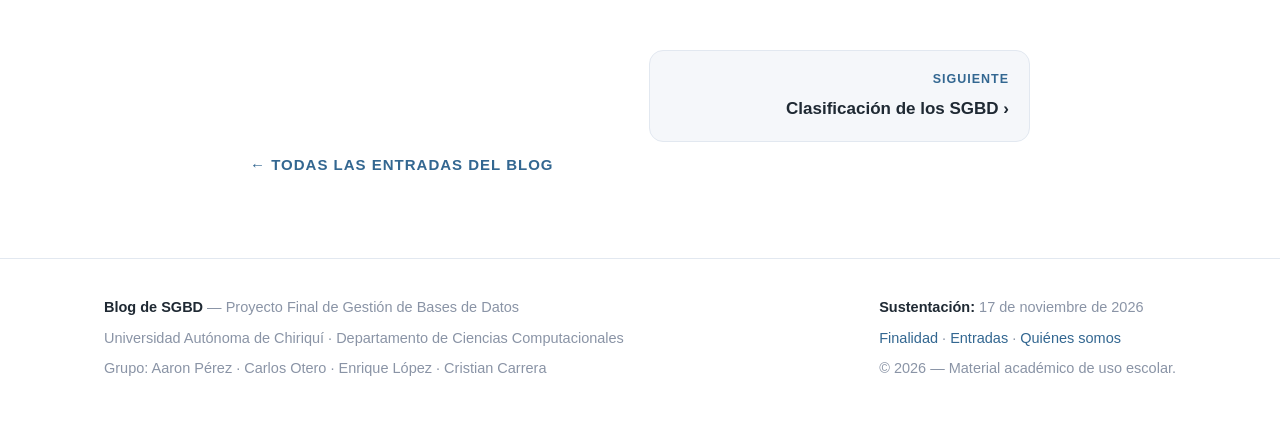
<file: que-es-un-sgbd.html>
<!DOCTYPE html>
<html lang="es">
<head>
  <meta charset="UTF-8">
  <meta name="viewport" content="width=device-width, initial-scale=1.0">
  <title>¿Qué es un SGBD? | Blog de SGBD</title>
  <meta name="description" content="Definición de un Sistema Gestor de Base de Datos (SGBD): componentes, funciones y ventajas frente a los archivos planos.">
  <link rel="stylesheet" href="css/style.css">
</head>
<body>

  <header class="site-header">
    <div class="container header-inner">
      <a class="brand" href="index.html">
        <span class="brand-mark">DB</span>
        <span>
          <span class="brand-name">Blog de SGBD</span><br>
          <span class="brand-sub">UACI · Bases de Datos</span>
        </span>
      </a>
      <nav class="nav">
        <a href="index.html">Inicio</a>
        <a href="que-es-un-sgbd.html" class="active">Conceptos</a>
        <a href="relacional-vs-no-relacional.html">Modelos</a>
        <a href="postgresql-origen.html">PostgreSQL</a>
        <a href="index.html#equipo">Equipo</a>
      </nav>
    </div>
  </header>

  <main>
    <article>
      <header class="article-header">
        <div class="narrow">
          <div class="breadcrumb"><a href="index.html">Inicio</a> › <a href="index.html#entradas">Entradas</a> › Conceptos</div>
          <span class="tag">Conceptos · I</span>
          <h1>¿Qué es un SGBD?</h1>
          <div class="article-meta">
            <span class="byline"><span class="mini-avatar">AP</span> Aaron Pérez</span>
            <span>14 de noviembre de 2026</span>
            <span>5 min de lectura</span>
          </div>
        </div>
      </header>

      <div class="narrow prose">

        <div class="toc">
          <strong>En esta entrada</strong>
          <ol>
            <li><a href="#definicion">Definición</a></li>
            <li><a href="#componentes">Componentes principales</a></li>
            <li><a href="#funciones">Qué funciones cumple</a></li>
            <li><a href="#archivos">SGBD vs. archivos planos</a></li>
            <li><a href="#ideas">Ideas para llevar</a></li>
          </ol>
        </div>

        <p>
          Antes de clasificar, comparar o elegir un gestor, conviene responder la pregunta
          más básica de la materia: <strong>¿qué es exactamente un SGBD?</strong> La sigla
          aparece en todos lados —en los apuntes, en los exámenes y en las ofertas de
          trabajo— y su respuesta es más sencilla de lo que parece.
        </p>

        <h2 id="definicion">Definición</h2>
        <p>
          Un <strong>Sistema Gestor de Base de Datos (SGBD)</strong> es un conjunto de
          programas y componentes de software que permite
          <strong>crear, definir, manipular, controlar y administrar</strong> una base de
          datos de forma centralizada, garantizando que la información sea
          <strong>consistente, segura, compartida y no redundante</strong>.
        </p>
        <p>
          En lugar de que cada aplicación lea y escriba sus propios archivos, todas
          pasan por el SGBD. Él es el único que sabe <em>dónde</em> están los datos,
          <em>cómo</em> están organizados y <em>quién</em> tiene permiso para tocarlos.
        </p>
        <div class="callout">
          <span class="callout-title">Idea clave</span>
          <p>
            El SGBD es el <strong>intermediario</strong> entre el usuario (o la
            aplicación) y los datos físicos: traduce las peticiones lógicas
            (<code class="inline">SELECT</code>, <code class="inline">INSERT</code>…)
            en operaciones reales sobre el disco.
          </p>
        </div>

        <h2 id="componentes">Componentes principales</h2>
        <p>Un SGBD típico se compone de:</p>
        <ul>
          <li><strong>Motor de almacenamiento:</strong> gestiona la lectura y escritura física de los datos en disco (por ejemplo, el <em>tablespace</em> de PostgreSQL).</li>
          <li><strong>Catálogo del sistema (diccionario de datos):</strong> guarda el <em>metadata</em>: definiciones de tablas, columnas, índices, tipos y permisos.</li>
          <li><strong>Analizador y planificador de consultas (optimizer):</strong> interpreta el SQL y elige el plan de ejecución más eficiente.</li>
          <li><strong>Gestor de concurrencia:</strong> coordina a los usuarios simultáneos para que no se pisen las escrituras (en PostgreSQL: <em>locks</em> y MVCC).</li>
          <li><strong>Gestor de integridad y control de acceso:</strong> aplica reglas (claves, restricciones) y verifica quién puede hacer qué.</li>
          <li><strong>Utilidades:</strong> herramientas de respaldo (backup), restauración, importación/exportación y monitoreo.</li>
        </ul>

        <h2 id="funciones">Qué funciones cumple</h2>
        <div class="table-wrap">
          <table>
            <thead>
              <tr><th>Función</th><th>Qué hace</th><th>Ejemplo</th></tr>
            </thead>
            <tbody>
              <tr>
                <td>Definición</td>
                <td>Crea y modifica la estructura de la base de datos (esquema).</td>
                <td><code class="inline">CREATE TABLE</code></td>
              </tr>
              <tr>
                <td>Manipulación</td>
                <td>Permite leer y modificar los datos almacenados.</td>
                <td><code class="inline">SELECT</code>, <code class="inline">INSERT</code>, <code class="inline">UPDATE</code></td>
              </tr>
              <tr>
                <td>Control</td>
                <td>Protege los datos: permisos, respaldos y recuperación ante fallos.</td>
                <td><code class="inline">GRANT</code>, <code class="inline">pg_dump</code></td>
              </tr>
              <tr>
                <td>Administración</td>
                <td>Gestiona el rendimiento, la concurrencia y los recursos del servidor.</td>
                <td>Vacuum, índices, estadísticas</td>
              </tr>
            </tbody>
          </table>
        </div>

        <h2 id="archivos">SGBD vs. archivos planos</h2>
        <p>
          ¿Por qué no simplemente guardar todo en archivos de texto o de Excel? La
          respuesta corta: porque a medida que crece el proyecto, los archivos planos
          se rompen. Veamos la diferencia:
        </p>
        <div class="table-wrap">
          <table>
            <thead>
              <tr><th>Aspecto</th><th>Archivos planos</th><th>SGBD</th></tr>
            </thead>
            <tbody>
              <tr>
                <td>Redundancia</td>
                <td>Los mismos datos se repiten en varios archivos.</td>
                <td>Normalización: cada dato vive en un solo lugar.</td>
              </tr>
              <tr>
                <td>Integridad</td>
                <td>Nadie valida nada; los errores entran sin más.</td>
                <td>Restricciones de clave primaria, foránea y de dominio.</td>
              </tr>
              <tr>
                <td>Acceso concurrente</td>
                <td>Dos usuarios a la vez = archivo corrupto.</td>
                <td>Gestor de concurrencia y bloqueos.</td>
              </tr>
              <tr>
                <td>Seguridad</td>
                <td>Quien tenga el archivo, ve todo.</td>
                <td>Usuarios, roles y permisos por objeto.</td>
              </tr>
              <tr>
                <td>Consultas</td>
                <td>Programas propietarios o búsqueda manual.</td>
                <td>Lenguaje estándar (SQL) para todo.</td>
              </tr>
              <tr>
                <td>Recuperación</td>
                <td>Un fallo = pérdida total.</td>
                <td>Respaldo, WAL y recuperación ante fallos.</td>
              </tr>
            </tbody>
          </table>
        </div>

        <h2 id="ideas">Ideas para llevar</h2>
        <div class="callout tip">
          <span class="callout-title">Resumen</span>
          <p>
            1) Un SGBD centraliza la definición, manipulación y control de los datos.
            2) Su catálogo, su optimizador y su gestor de concurrencia son lo que lo
            distingue de una carpeta con archivos. 3) Frente a los archivos planos
            gana en integridad, seguridad, concurrencia y recuperación.
          </p>
        </div>
        <p>
          Con este concepto en mano, el siguiente paso es preguntar:
          <strong>¿todos los SGBD funcionan igual?</strong> La respuesta es no, y por eso
          existen varias formas de clasificarlos según la necesidad de un proyecto.
          Ese es justo el tema de la siguiente entrada.
        </p>

        <nav class="pager">
          <a class="empty"><span class="dir">Anterior</span><span class="ttl">—</span></a>
          <a class="next" href="clasificacion-sgbd.html"><span class="dir">Siguiente</span><span class="ttl">Clasificación de los SGBD ›</span></a>
        </nav>

        <p class="related-title"><a href="index.html#entradas">← Todas las entradas del blog</a></p>
      </div>
    </article>
  </main>

  <footer class="site-footer">
    <div class="container footer-inner">
      <div>
        <p><strong>Blog de SGBD</strong> — Proyecto Final de Gestión de Bases de Datos</p>
        <p>Universidad Autónoma de Chiriquí · Departamento de Ciencias Computacionales</p>
        <p>Grupo: Aaron Pérez · Carlos Otero · Enrique López · Cristian Carrera</p>
      </div>
      <div>
        <p><strong>Sustentación:</strong> 17 de noviembre de 2026</p>
        <p><a href="index.html#finalidad">Finalidad</a> · <a href="index.html#entradas">Entradas</a> · <a href="index.html#equipo">Quiénes somos</a></p>
        <p>© 2026 — Material académico de uso escolar.</p>
      </div>
    </div>
  </footer>

</body>
</html>
</file>
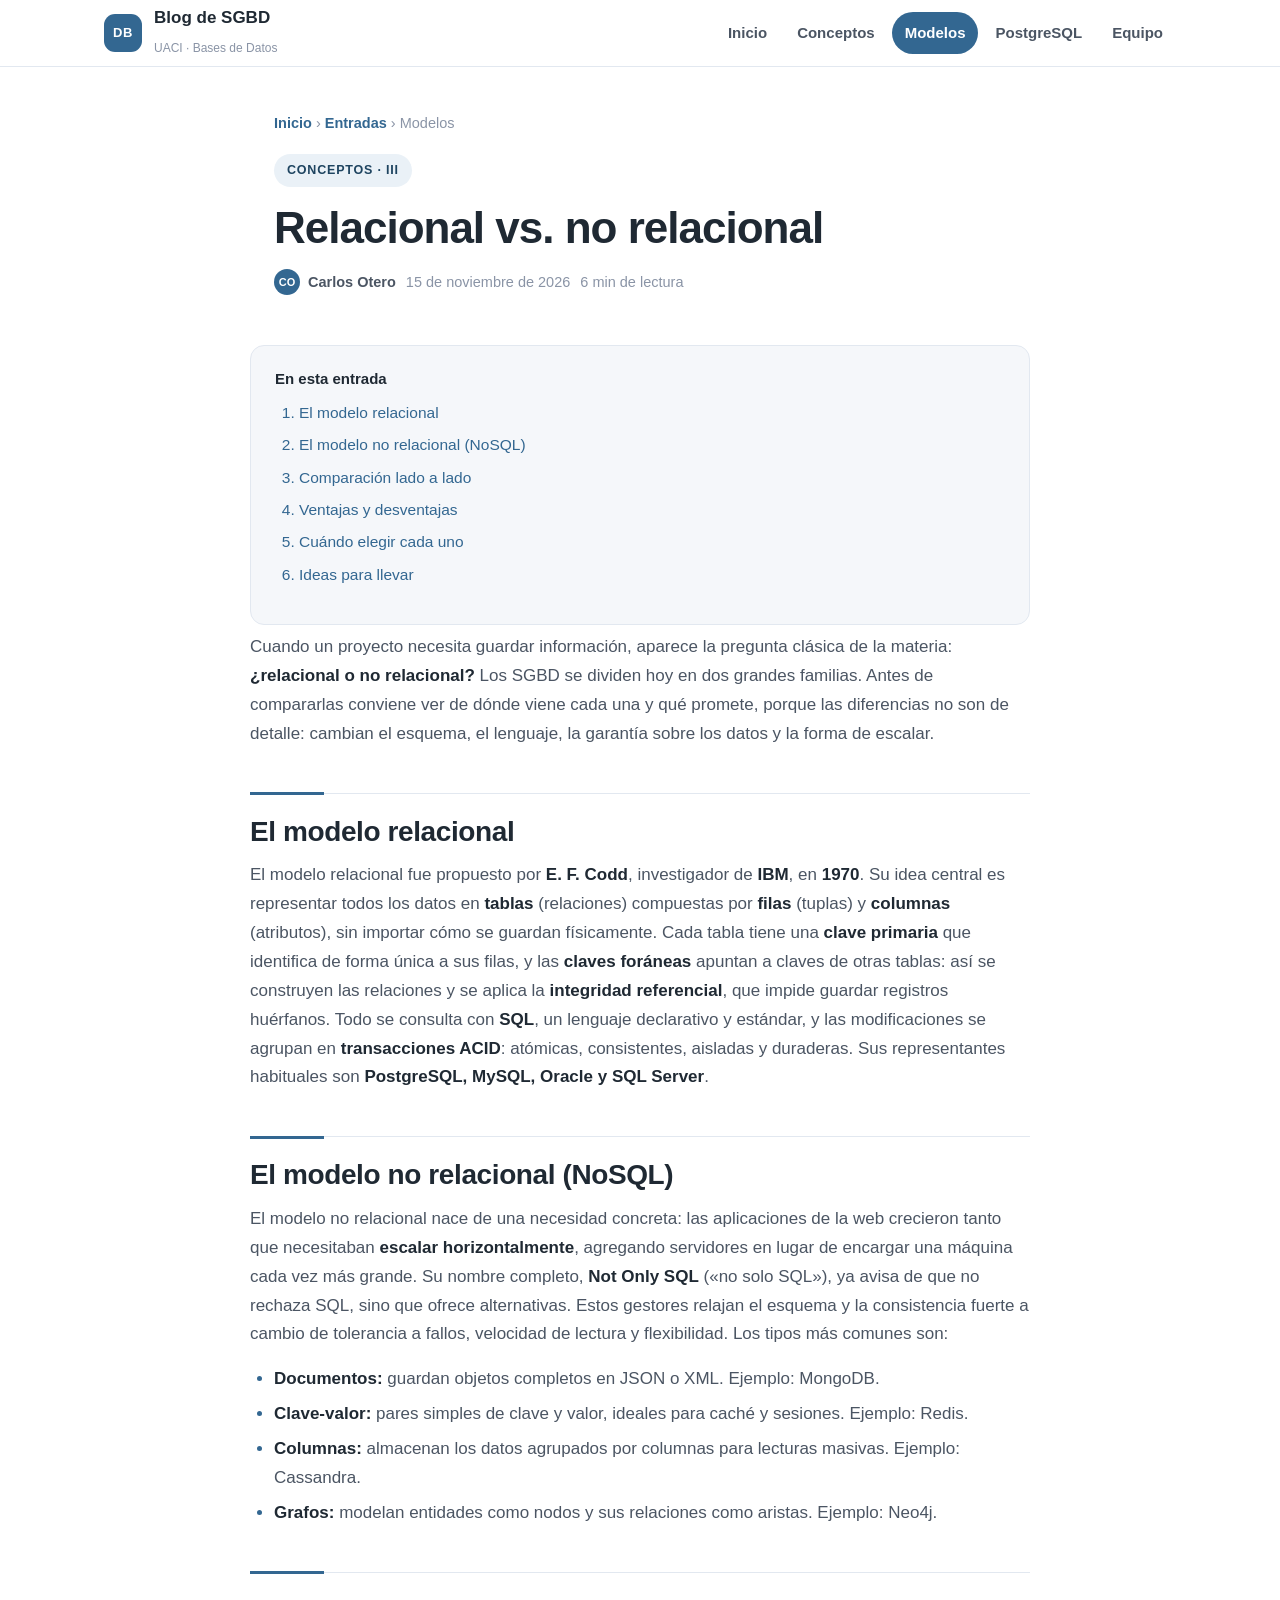
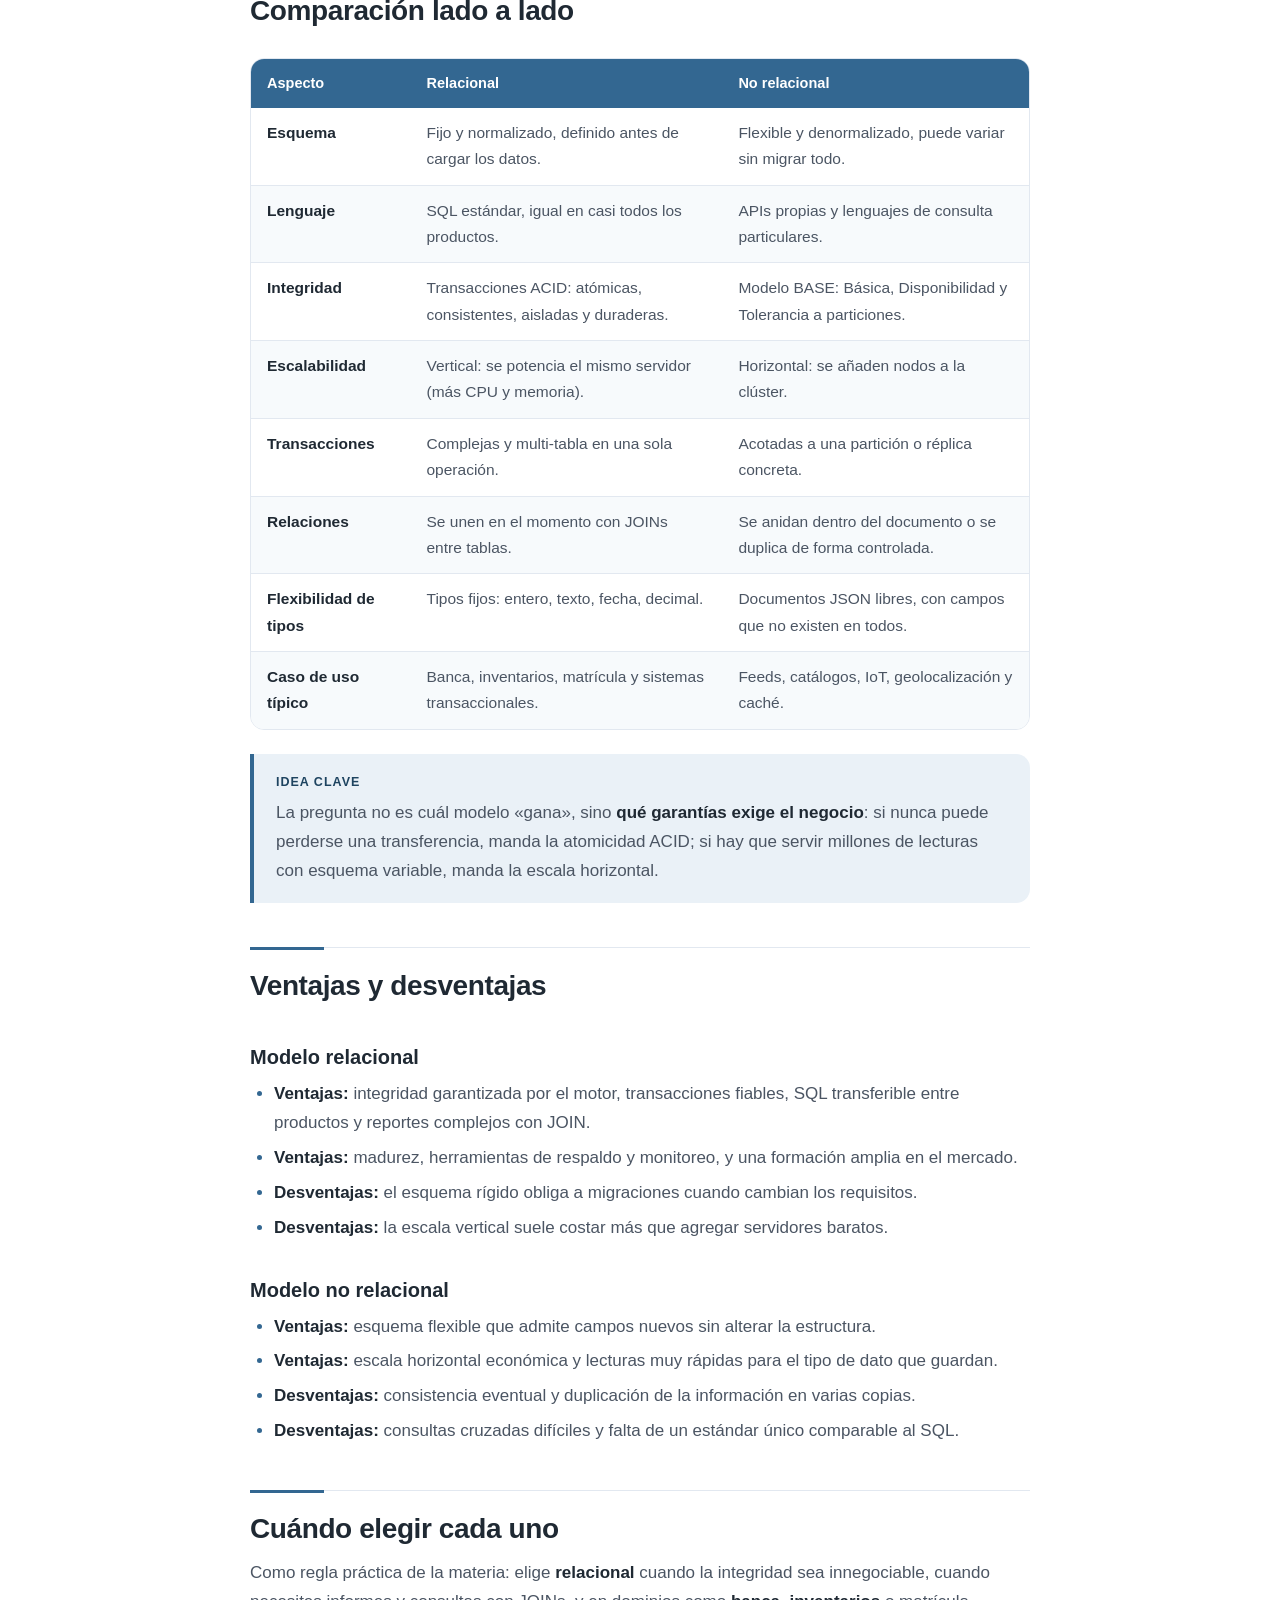
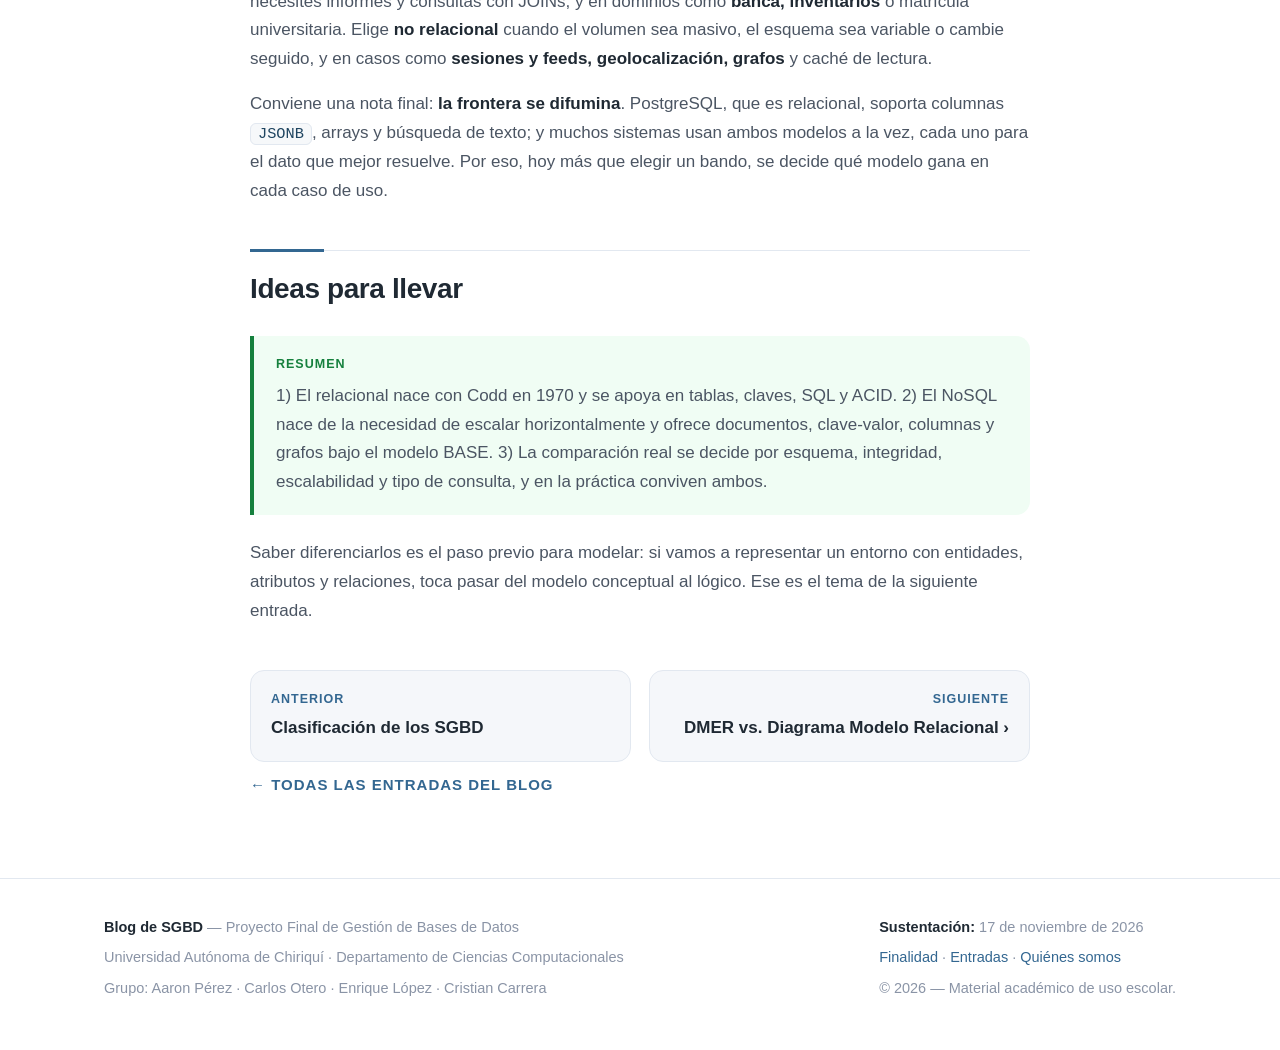
<file: relacional-vs-no-relacional.html>
<!DOCTYPE html>
<html lang="es">
<head>
  <meta charset="UTF-8">
  <meta name="viewport" content="width=device-width, initial-scale=1.0">
  <title>Relacional vs. no relacional | Blog de SGBD</title>
  <meta name="description" content="Comparación entre el modelo relacional (Codd, 1970, SQL, ACID) y el modelo no relacional NoSQL: esquema, lenguaje, integridad, escalabilidad y cuándo elegir cada uno.">
  <link rel="stylesheet" href="css/style.css">
</head>
<body>

  <header class="site-header">
    <div class="container header-inner">
      <a class="brand" href="index.html">
        <span class="brand-mark">DB</span>
        <span>
          <span class="brand-name">Blog de SGBD</span><br>
          <span class="brand-sub">UACI · Bases de Datos</span>
        </span>
      </a>
      <nav class="nav">
        <a href="index.html">Inicio</a>
        <a href="que-es-un-sgbd.html">Conceptos</a>
        <a href="relacional-vs-no-relacional.html" class="active">Modelos</a>
        <a href="postgresql-origen.html">PostgreSQL</a>
        <a href="index.html#equipo">Equipo</a>
      </nav>
    </div>
  </header>

  <main>
    <article>
      <header class="article-header">
        <div class="narrow">
          <div class="breadcrumb"><a href="index.html">Inicio</a> › <a href="index.html#entradas">Entradas</a> › Modelos</div>
          <span class="tag">Conceptos · III</span>
          <h1>Relacional vs. no relacional</h1>
          <div class="article-meta">
            <span class="byline"><span class="mini-avatar">CO</span> Carlos Otero</span>
            <span>15 de noviembre de 2026</span>
            <span>6 min de lectura</span>
          </div>
        </div>
      </header>

      <div class="narrow prose">

        <div class="toc">
          <strong>En esta entrada</strong>
          <ol>
            <li><a href="#relacional">El modelo relacional</a></li>
            <li><a href="#nosql">El modelo no relacional (NoSQL)</a></li>
            <li><a href="#comparacion">Comparación lado a lado</a></li>
            <li><a href="#ventajas">Ventajas y desventajas</a></li>
            <li><a href="#elegir">Cuándo elegir cada uno</a></li>
            <li><a href="#ideas">Ideas para llevar</a></li>
          </ol>
        </div>

        <p>
          Cuando un proyecto necesita guardar información, aparece la pregunta
          clásica de la materia: <strong>¿relacional o no relacional?</strong> Los
          SGBD se dividen hoy en dos grandes familias. Antes de compararlas
          conviene ver de dónde viene cada una y qué promete, porque las
          diferencias no son de detalle: cambian el esquema, el lenguaje, la
          garantía sobre los datos y la forma de escalar.
        </p>

        <h2 id="relacional">El modelo relacional</h2>
        <p>
          El modelo relacional fue propuesto por <strong>E. F. Codd</strong>,
          investigador de <strong>IBM</strong>, en <strong>1970</strong>. Su idea
          central es representar todos los datos en <strong>tablas</strong>
          (relaciones) compuestas por <strong>filas</strong> (tuplas) y
          <strong>columnas</strong> (atributos), sin importar cómo se guardan
          físicamente. Cada tabla tiene una <strong>clave primaria</strong> que
          identifica de forma única a sus filas, y las <strong>claves
          foráneas</strong> apuntan a claves de otras tablas: así se construyen
          las relaciones y se aplica la <strong>integridad referencial</strong>,
          que impide guardar registros huérfanos. Todo se consulta con
          <strong>SQL</strong>, un lenguaje declarativo y estándar, y las
          modificaciones se agrupan en <strong>transacciones ACID</strong>:
          atómicas, consistentes, aisladas y duraderas. Sus representantes
          habituales son <strong>PostgreSQL, MySQL, Oracle y SQL Server</strong>.
        </p>

        <h2 id="nosql">El modelo no relacional (NoSQL)</h2>
        <p>
          El modelo no relacional nace de una necesidad concreta: las
          aplicaciones de la web crecieron tanto que necesitaban
          <strong>escalar horizontalmente</strong>, agregando servidores en lugar
          de encargar una máquina cada vez más grande. Su nombre completo,
          <strong>Not Only SQL</strong> («no solo SQL»), ya avisa de que no
          rechaza SQL, sino que ofrece alternativas. Estos gestores relajan el
          esquema y la consistencia fuerte a cambio de tolerancia a fallos,
          velocidad de lectura y flexibilidad. Los tipos más comunes son:
        </p>
        <ul>
          <li><strong>Documentos:</strong> guardan objetos completos en JSON o XML. Ejemplo: MongoDB.</li>
          <li><strong>Clave-valor:</strong> pares simples de clave y valor, ideales para caché y sesiones. Ejemplo: Redis.</li>
          <li><strong>Columnas:</strong> almacenan los datos agrupados por columnas para lecturas masivas. Ejemplo: Cassandra.</li>
          <li><strong>Grafos:</strong> modelan entidades como nodos y sus relaciones como aristas. Ejemplo: Neo4j.</li>
        </ul>

        <h2 id="comparacion">Comparación lado a lado</h2>
        <div class="table-wrap">
          <table>
            <thead>
              <tr>
                <th>Aspecto</th>
                <th>Relacional</th>
                <th>No relacional</th>
              </tr>
            </thead>
            <tbody>
              <tr>
                <td>Esquema</td>
                <td>Fijo y normalizado, definido antes de cargar los datos.</td>
                <td>Flexible y denormalizado, puede variar sin migrar todo.</td>
              </tr>
              <tr>
                <td>Lenguaje</td>
                <td>SQL estándar, igual en casi todos los productos.</td>
                <td>APIs propias y lenguajes de consulta particulares.</td>
              </tr>
              <tr>
                <td>Integridad</td>
                <td>Transacciones ACID: atómicas, consistentes, aisladas y duraderas.</td>
                <td>Modelo BASE: Básica, Disponibilidad y Tolerancia a particiones.</td>
              </tr>
              <tr>
                <td>Escalabilidad</td>
                <td>Vertical: se potencia el mismo servidor (más CPU y memoria).</td>
                <td>Horizontal: se añaden nodos a la clúster.</td>
              </tr>
              <tr>
                <td>Transacciones</td>
                <td>Complejas y multi-tabla en una sola operación.</td>
                <td>Acotadas a una partición o réplica concreta.</td>
              </tr>
              <tr>
                <td>Relaciones</td>
                <td>Se unen en el momento con JOINs entre tablas.</td>
                <td>Se anidan dentro del documento o se duplica de forma controlada.</td>
              </tr>
              <tr>
                <td>Flexibilidad de tipos</td>
                <td>Tipos fijos: entero, texto, fecha, decimal.</td>
                <td>Documentos JSON libres, con campos que no existen en todos.</td>
              </tr>
              <tr>
                <td>Caso de uso típico</td>
                <td>Banca, inventarios, matrícula y sistemas transaccionales.</td>
                <td>Feeds, catálogos, IoT, geolocalización y caché.</td>
              </tr>
            </tbody>
          </table>
        </div>
        <div class="callout">
          <span class="callout-title">Idea clave</span>
          <p>
            La pregunta no es cuál modelo «gana», sino
            <strong>qué garantías exige el negocio</strong>: si nunca puede
            perderse una transferencia, manda la atomicidad ACID; si hay que
            servir millones de lecturas con esquema variable, manda la escala
            horizontal.
          </p>
        </div>

        <h2 id="ventajas">Ventajas y desventajas</h2>
        <h3>Modelo relacional</h3>
        <ul>
          <li><strong>Ventajas:</strong> integridad garantizada por el motor, transacciones fiables, SQL transferible entre productos y reportes complejos con JOIN.</li>
          <li><strong>Ventajas:</strong> madurez, herramientas de respaldo y monitoreo, y una formación amplia en el mercado.</li>
          <li><strong>Desventajas:</strong> el esquema rígido obliga a migraciones cuando cambian los requisitos.</li>
          <li><strong>Desventajas:</strong> la escala vertical suele costar más que agregar servidores baratos.</li>
        </ul>
        <h3>Modelo no relacional</h3>
        <ul>
          <li><strong>Ventajas:</strong> esquema flexible que admite campos nuevos sin alterar la estructura.</li>
          <li><strong>Ventajas:</strong> escala horizontal económica y lecturas muy rápidas para el tipo de dato que guardan.</li>
          <li><strong>Desventajas:</strong> consistencia eventual y duplicación de la información en varias copias.</li>
          <li><strong>Desventajas:</strong> consultas cruzadas difíciles y falta de un estándar único comparable al SQL.</li>
        </ul>

        <h2 id="elegir">Cuándo elegir cada uno</h2>
        <p>
          Como regla práctica de la materia: elige <strong>relacional</strong>
          cuando la integridad sea innegociable, cuando necesites informes y
          consultas con JOINs, y en dominios como <strong>banca, inventarios</strong>
          o matrícula universitaria. Elige <strong>no relacional</strong> cuando
          el volumen sea masivo, el esquema sea variable o cambie seguido, y en
          casos como <strong>sesiones y feeds, geolocalización, grafos</strong> y
          caché de lectura.
        </p>
        <p>
          Conviene una nota final: <strong>la frontera se difumina</strong>.
          PostgreSQL, que es relacional, soporta columnas <code class="inline">JSONB</code>,
          arrays y búsqueda de texto; y muchos sistemas usan ambos modelos a la
          vez, cada uno para el dato que mejor resuelve. Por eso, hoy más que
          elegir un bando, se decide qué modelo gana en cada caso de uso.
        </p>

        <h2 id="ideas">Ideas para llevar</h2>
        <div class="callout tip">
          <span class="callout-title">Resumen</span>
          <p>
            1) El relacional nace con Codd en 1970 y se apoya en tablas, claves,
            SQL y ACID. 2) El NoSQL nace de la necesidad de escalar
            horizontalmente y ofrece documentos, clave-valor, columnas y grafos
            bajo el modelo BASE. 3) La comparación real se decide por esquema,
            integridad, escalabilidad y tipo de consulta, y en la práctica
            conviven ambos.
          </p>
        </div>
        <p>
          Saber diferenciarlos es el paso previo para modelar: si vamos a
          representar un entorno con entidades, atributos y relaciones, toca
          pasar del modelo conceptual al lógico. Ese es el tema de la siguiente
          entrada.
        </p>

        <nav class="pager">
          <a href="clasificacion-sgbd.html"><span class="dir">Anterior</span><span class="ttl">Clasificación de los SGBD</span></a>
          <a class="next" href="dmer-vs-modelo-relacional.html"><span class="dir">Siguiente</span><span class="ttl">DMER vs. Diagrama Modelo Relacional ›</span></a>
        </nav>

        <p class="related-title"><a href="index.html#entradas">← Todas las entradas del blog</a></p>
      </div>
    </article>
  </main>

  <footer class="site-footer">
    <div class="container footer-inner">
      <div>
        <p><strong>Blog de SGBD</strong> — Proyecto Final de Gestión de Bases de Datos</p>
        <p>Universidad Autónoma de Chiriquí · Departamento de Ciencias Computacionales</p>
        <p>Grupo: Aaron Pérez · Carlos Otero · Enrique López · Cristian Carrera</p>
      </div>
      <div>
        <p><strong>Sustentación:</strong> 17 de noviembre de 2026</p>
        <p><a href="index.html#finalidad">Finalidad</a> · <a href="index.html#entradas">Entradas</a> · <a href="index.html#equipo">Quiénes somos</a></p>
        <p>© 2026 — Material académico de uso escolar.</p>
      </div>
    </div>
  </footer>

</body>
</html>
</file>
<file: css/style.css>
/* ============================================================
   Blog de SGBD — UACI · Bases de Datos
   Diseño: fondo blanco, tinta gris oscura, acento azul PostgreSQL
   ============================================================ */

:root {
  --ink: #1f2933;
  --body: #4b5563;
  --muted: #8a94a6;
  --accent: #336791;
  --accent-dark: #1e4460;
  --accent-soft: #eaf1f7;
  --card: #f5f7fa;
  --line: #e2e8f0;
  --white: #ffffff;
  --green: #15803d;
  --rust: #9a3412;
  --code-bg: #f6f8fa;
  --radius: 14px;
  --shadow: 0 6px 24px rgba(31, 41, 51, 0.07);
  --font: "Segoe UI", -apple-system, BlinkMacSystemFont, Roboto, "Helvetica Neue",
    Arial, sans-serif;
  --mono: Consolas, "SF Mono", Menlo, Monaco, "Courier New", monospace;
}

* { box-sizing: border-box; }

html { scroll-behavior: smooth; }

body {
  margin: 0;
  font-family: var(--font);
  font-size: 17px;
  line-height: 1.7;
  color: var(--body);
  background: var(--white);
  -webkit-font-smoothing: antialiased;
}

img, svg { max-width: 100%; height: auto; }

a { color: var(--accent); text-decoration: none; }
a:hover { text-decoration: underline; }

.container { max-width: 1120px; margin: 0 auto; padding: 0 24px; }
.narrow { max-width: 780px; margin: 0 auto; padding: 0 24px; }

/* ---------------------------------------------------------- cabecera */
.site-header {
  position: sticky;
  top: 0;
  z-index: 50;
  background: rgba(255, 255, 255, 0.96);
  backdrop-filter: blur(6px);
  border-bottom: 1px solid var(--line);
}
.header-inner {
  display: flex;
  align-items: center;
  gap: 24px;
  min-height: 66px;
}
.brand { display: flex; align-items: center; gap: 12px; color: var(--ink); }
.brand:hover { text-decoration: none; }
.brand-mark {
  width: 38px; height: 38px;
  display: grid; place-items: center;
  background: var(--accent);
  color: #fff;
  font-weight: 700;
  font-size: 13px;
  letter-spacing: 0.5px;
  border-radius: 11px;
  flex: none;
}
.brand-name { font-weight: 700; font-size: 17px; line-height: 1.15; }
.brand-sub { font-size: 12px; color: var(--muted); line-height: 1.2; }

.nav {
  display: flex;
  align-items: center;
  gap: 4px;
  margin-left: auto;
  overflow-x: auto;
  scrollbar-width: none;
}
.nav::-webkit-scrollbar { display: none; }
.nav a {
  white-space: nowrap;
  padding: 8px 13px;
  border-radius: 999px;
  font-size: 15px;
  font-weight: 600;
  color: var(--body);
}
.nav a:hover { background: var(--accent-soft); color: var(--accent-dark); text-decoration: none; }
.nav a.active { background: var(--accent); color: #fff; }

/* ------------------------------------------------------------- hero */
.hero { padding: 64px 0 40px; }
.eyebrow {
  font-size: 13px;
  font-weight: 700;
  letter-spacing: 1.4px;
  text-transform: uppercase;
  color: var(--accent);
  margin: 0 0 14px;
}
.hero h1 {
  margin: 0;
  font-size: clamp(40px, 6vw, 62px);
  line-height: 1.05;
  letter-spacing: -1.5px;
  color: var(--ink);
}
.hero .lead {
  font-size: clamp(18px, 2.2vw, 21px);
  color: var(--body);
  max-width: 720px;
  margin: 18px 0 0;
}
.chips { display: flex; flex-wrap: wrap; gap: 10px; margin-top: 26px; }
.chip {
  background: var(--accent-soft);
  color: var(--accent-dark);
  font-weight: 600;
  font-size: 14.5px;
  padding: 8px 16px;
  border-radius: 999px;
}
.rule { border: 0; height: 2.5px; background: var(--accent); width: 120px; margin: 30px 0 0; }

/* ----------------------------------------------------------- sección */
.section { padding: 44px 0; }
.section-head { margin-bottom: 26px; }
.section-head h2 {
  margin: 0;
  font-size: clamp(26px, 3.4vw, 34px);
  color: var(--ink);
  letter-spacing: -0.6px;
}
.section-head p { margin: 8px 0 0; color: var(--body); max-width: 760px; }
.section-head .kicker {
  display: inline-block;
  font-size: 12.5px;
  font-weight: 700;
  letter-spacing: 1.2px;
  text-transform: uppercase;
  color: var(--accent);
  margin-bottom: 6px;
}

/* ------------------------------------------------------------- tarjetas */
.grid { display: grid; gap: 22px; }
.grid-3 { grid-template-columns: repeat(3, 1fr); }
.grid-2 { grid-template-columns: repeat(2, 1fr); }

.card {
  background: var(--white);
  border: 1px solid var(--line);
  border-radius: var(--radius);
  padding: 24px;
  transition: transform 0.15s ease, box-shadow 0.15s ease, border-color 0.15s ease;
  display: flex;
  flex-direction: column;
}
.card:hover { transform: translateY(-3px); box-shadow: var(--shadow); border-color: #cbd8e6; }
.card .tag {
  align-self: flex-start;
  background: var(--accent-soft);
  color: var(--accent-dark);
  font-size: 12px;
  font-weight: 700;
  letter-spacing: 0.6px;
  text-transform: uppercase;
  padding: 5px 11px;
  border-radius: 999px;
  margin-bottom: 14px;
}
.card h3 { margin: 0 0 8px; font-size: 20.5px; line-height: 1.3; color: var(--ink); }
.card h3 a { color: inherit; }
.card h3 a:hover { color: var(--accent); text-decoration: none; }
.card p { margin: 0 0 14px; font-size: 15.5px; }
.card .meta {
  margin-top: auto;
  font-size: 13.5px;
  color: var(--muted);
  display: flex;
  gap: 8px;
  flex-wrap: wrap;
  align-items: center;
}
.card .meta .dot::before { content: "·"; margin-right: 8px; }
.read-link { font-weight: 700; font-size: 15px; color: var(--accent); }

/* panel informativo */
.panel {
  background: var(--accent-soft);
  border-radius: var(--radius);
  padding: 28px 30px;
}
.panel h2, .panel h3 { margin: 0 0 10px; color: var(--accent-dark); font-size: 22px; }
.panel p { margin: 0 0 10px; }
.panel p:last-child { margin-bottom: 0; }

/* ------------------------------------------------------------ equipo */
.team-grid { display: grid; grid-template-columns: repeat(4, 1fr); gap: 22px; }
.member {
  background: var(--card);
  border: 1px solid var(--line);
  border-radius: var(--radius);
  padding: 26px 22px;
  text-align: center;
}
.avatar {
  width: 84px; height: 84px;
  margin: 0 auto 16px;
  border-radius: 50%;
  background: var(--accent);
  color: #fff;
  display: grid;
  place-items: center;
  font-size: 27px;
  font-weight: 700;
  letter-spacing: 1px;
}
.member h3 { margin: 0; font-size: 19px; color: var(--ink); }
.member .role {
  display: block;
  color: var(--accent);
  font-size: 13.5px;
  font-weight: 700;
  margin: 6px 0 12px;
}
.member .divider { width: 54px; height: 2px; background: var(--line); margin: 0 auto 14px; }
.member p { margin: 0; font-size: 14.5px; line-height: 1.6; }

/* --------------------------------------------------------- artículos */
.breadcrumb { font-size: 14.5px; color: var(--muted); margin-bottom: 18px; }
.breadcrumb a { color: var(--accent); font-weight: 600; }

.article-header { padding: 44px 0 8px; }
.article-header .tag {
  display: inline-block;
  background: var(--accent-soft);
  color: var(--accent-dark);
  font-size: 12.5px;
  font-weight: 700;
  letter-spacing: 0.8px;
  text-transform: uppercase;
  padding: 6px 13px;
  border-radius: 999px;
}
.article-header h1 {
  margin: 16px 0 0;
  font-size: clamp(30px, 4.6vw, 44px);
  line-height: 1.15;
  letter-spacing: -1px;
  color: var(--ink);
}
.article-meta {
  display: flex;
  flex-wrap: wrap;
  gap: 10px;
  align-items: center;
  margin-top: 16px;
  font-size: 14.5px;
  color: var(--muted);
}
.byline {
  display: inline-flex;
  align-items: center;
  gap: 8px;
  color: var(--body);
  font-weight: 600;
}
.byline .mini-avatar {
  width: 26px; height: 26px;
  border-radius: 50%;
  background: var(--accent);
  color: #fff;
  font-size: 11px;
  font-weight: 700;
  display: grid;
  place-items: center;
}

.toc {
  background: var(--card);
  border: 1px solid var(--line);
  border-radius: var(--radius);
  padding: 20px 24px;
  margin: 30px 0 8px;
  font-size: 15.5px;
}
.toc strong { display: block; color: var(--ink); margin-bottom: 8px; font-size: 15px; }
.toc ol { margin: 0; padding-left: 20px; }
.toc li { margin: 3px 0; }

/* -------------------------------------------------------- tipografía */
.prose { padding: 12px 0 8px; }
.prose h2 {
  color: var(--ink);
  font-size: clamp(23px, 3vw, 28px);
  letter-spacing: -0.4px;
  margin: 44px 0 6px;
  padding-top: 14px;
  border-top: 1px solid var(--line);
  position: relative;
}
.prose h2::before {
  content: "";
  position: absolute;
  top: -1.5px; left: 0;
  width: 74px; height: 3px;
  background: var(--accent);
}
.prose h3 { color: var(--ink); font-size: 20px; margin: 30px 0 6px; }
.prose p { margin: 0 0 16px; }
.prose ul, .prose ol { margin: 0 0 16px; padding-left: 24px; }
.prose li { margin: 6px 0; }
.prose li::marker { color: var(--accent); }
.prose strong { color: var(--ink); }
.prose hr { border: 0; border-top: 1px solid var(--line); margin: 36px 0; }

.callout {
  background: var(--accent-soft);
  border-left: 4px solid var(--accent);
  border-radius: 0 var(--radius) var(--radius) 0;
  padding: 18px 22px;
  margin: 24px 0;
}
.callout .callout-title {
  display: block;
  font-size: 12.5px;
  font-weight: 700;
  letter-spacing: 1px;
  text-transform: uppercase;
  color: var(--accent-dark);
  margin-bottom: 6px;
}
.callout p:last-child { margin-bottom: 0; }
.callout.tip { background: #f0fdf4; border-left-color: var(--green); }
.callout.tip .callout-title { color: var(--green); }

/* tablas */
.table-wrap { overflow-x: auto; margin: 24px 0; border: 1px solid var(--line); border-radius: var(--radius); }
table { border-collapse: collapse; width: 100%; font-size: 15.5px; }
thead th {
  background: var(--accent);
  color: #fff;
  text-align: left;
  font-size: 14.5px;
  padding: 12px 16px;
}
tbody td { padding: 12px 16px; border-bottom: 1px solid var(--line); vertical-align: top; }
tbody tr:nth-child(even) { background: #f7fafc; }
tbody td:first-child { color: var(--ink); font-weight: 600; }
tbody tr:last-child td { border-bottom: 0; }

/* código */
pre.code {
  background: var(--code-bg);
  border: 1px solid var(--line);
  border-radius: var(--radius);
  padding: 20px 22px;
  overflow-x: auto;
  font-family: var(--mono);
  font-size: 14.5px;
  line-height: 1.6;
  color: #334155;
  margin: 24px 0;
}
pre.code .k { color: var(--accent); font-weight: 700; }
pre.code .t { color: var(--accent-dark); font-weight: 700; }
pre.code .s { color: var(--green); }
pre.code .c { color: var(--muted); font-style: italic; }
pre.code .n { color: var(--rust); }
code.inline {
  font-family: var(--mono);
  background: var(--code-bg);
  border: 1px solid var(--line);
  border-radius: 6px;
  padding: 1px 7px;
  font-size: 0.9em;
  color: var(--accent-dark);
}

figure { margin: 26px 0; }
figcaption { font-size: 14px; color: var(--muted); text-align: center; margin-top: 10px; }

/* ---------------------------------------------------------- diagramas */
.diagram {
  background: var(--card);
  border: 1px solid var(--line);
  border-radius: var(--radius);
  padding: 26px 22px;
  margin: 26px 0;
}
.arch { display: flex; align-items: center; justify-content: center; gap: 14px; flex-wrap: wrap; }
.arch .col { display: flex; flex-direction: column; gap: 10px; }
.node {
  background: #fff;
  border: 1.5px solid var(--line);
  border-radius: 10px;
  padding: 10px 14px;
  text-align: center;
  font-size: 14.5px;
  font-weight: 600;
  color: var(--ink);
  min-width: 128px;
}
.node small { display: block; font-weight: 400; font-size: 12.5px; color: var(--muted); }
.node.accent { background: var(--accent); border-color: var(--accent); color: #fff; }
.node.accent small { color: #dbe7f1; }
.node.tint { background: var(--accent-soft); border-color: var(--accent); }
.arrow { color: var(--accent); font-size: 22px; font-weight: 700; flex: none; }
.server {
  border: 1.5px solid var(--accent);
  background: var(--accent-soft);
  border-radius: 14px;
  padding: 16px;
  display: flex;
  flex-direction: column;
  gap: 10px;
  align-items: stretch;
  min-width: 300px;
}
.server .server-title { font-size: 14px; font-weight: 700; color: var(--accent-dark); text-align: center; }
.server .row { display: flex; gap: 10px; justify-content: center; flex-wrap: wrap; }

/* jerarquía anidada */
.hierarchy { display: flex; flex-direction: column; gap: 0; font-size: 15px; }
.h-level {
  border: 1px solid var(--line);
  border-radius: 12px;
  padding: 14px 18px;
  margin-top: 10px;
}
.h-level > .h-label { font-weight: 700; color: var(--ink); font-size: 15px; }
.h-level.l1 { background: #f7fafc; }
.h-level.l2 { background: #eef4fa; }
.h-level.l3 { background: #e3edf6; }
.h-level.l4 { background: #d6e5f2; }
.h-level.l5 { background: #fff; border: 1.5px solid var(--accent); }
.h-level .h-note { display: block; font-size: 13.5px; color: var(--body); font-weight: 400; }

/* línea de tiempo vertical */
.timeline { list-style: none; margin: 26px 0; padding: 0 0 0 30px; border-left: 3px solid var(--line); }
.timeline li { position: relative; padding: 0 0 24px 24px; }
.timeline li:last-child { padding-bottom: 0; }
.timeline li::before {
  content: "";
  position: absolute;
  left: -38px; top: 4px;
  width: 17px; height: 17px;
  border-radius: 50%;
  background: var(--accent);
  border: 3.5px solid #fff;
  box-shadow: 0 0 0 2px var(--accent);
}
.timeline li.current::before { background: var(--accent-dark); box-shadow: 0 0 0 2px var(--accent-dark); }
.timeline .year { font-weight: 700; color: var(--accent-dark); font-size: 17px; }
.timeline .event { color: var(--body); }
.timeline .event strong { color: var(--ink); }

/* leyenda de símbolos (diagrama E-R) */
.legend { display: flex; flex-wrap: wrap; gap: 18px; margin: 18px 0 0; font-size: 14.5px; }
.legend span { display: inline-flex; align-items: center; gap: 9px; }
.shape-rect { width: 26px; height: 16px; border: 2px solid var(--accent); background: #fff; }
.shape-rhombus {
  width: 18px; height: 18px;
  border: 2px solid var(--accent);
  background: #fff;
  transform: rotate(45deg);
}
.shape-ellipse { width: 26px; height: 16px; border: 2px solid var(--accent); background: #fff; border-radius: 50%; }

/* -------------------------------------------------------- paginación */
.pager { display: grid; grid-template-columns: 1fr 1fr; gap: 18px; margin: 44px 0 10px; }
.pager a {
  background: var(--card);
  border: 1px solid var(--line);
  border-radius: var(--radius);
  padding: 18px 20px;
  color: var(--ink);
  display: block;
}
.pager a:hover { border-color: var(--accent); text-decoration: none; box-shadow: var(--shadow); }
.pager .dir { font-size: 12.5px; font-weight: 700; letter-spacing: 1px; text-transform: uppercase; color: var(--accent); display: block; margin-bottom: 4px; }
.pager .ttl { font-weight: 600; }
.pager .next { text-align: right; }
.pager .empty { visibility: hidden; }

/* -------------------------------------------------------- referencias */
.refs { counter-reset: ref; list-style: none; padding: 0; margin: 20px 0 0; }
.refs li {
  position: relative;
  padding: 12px 0 12px 46px;
  border-bottom: 1px solid var(--line);
  font-size: 15.5px;
}
.refs li:last-child { border-bottom: 0; }
.refs li::before {
  counter-increment: ref;
  content: counter(ref, decimal-leading-zero);
  position: absolute;
  left: 0; top: 12px;
  color: var(--accent);
  font-weight: 700;
  font-size: 15px;
}

/* ------------------------------------------------------------- footer */
.site-footer { border-top: 1px solid var(--line); margin-top: 56px; padding: 36px 0 44px; }
.footer-inner { display: flex; gap: 24px; flex-wrap: wrap; justify-content: space-between; align-items: flex-start; }
.site-footer p { margin: 0 0 6px; font-size: 14.5px; color: var(--muted); }
.site-footer strong { color: var(--ink); }

/* ---------------------------------------------------------- utilidades */
.btn {
  display: inline-block;
  background: var(--accent);
  color: #fff;
  font-weight: 700;
  font-size: 15.5px;
  padding: 12px 24px;
  border-radius: 999px;
  margin-top: 24px;
}
.btn:hover { background: var(--accent-dark); text-decoration: none; }
.btn.ghost { background: var(--accent-soft); color: var(--accent-dark); }
.btn.ghost:hover { background: #dce9f4; }
.back-link { font-size: 14.5px; font-weight: 600; }

.related-title { font-size: 15px; font-weight: 700; color: var(--ink); margin: 40px 0 14px; text-transform: uppercase; letter-spacing: 1px; }

/* --------------------------------------------------------- responsive */
@media (max-width: 980px) {
  .grid-3 { grid-template-columns: repeat(2, 1fr); }
  .team-grid { grid-template-columns: repeat(2, 1fr); }
}
@media (max-width: 700px) {
  body { font-size: 16.5px; }
  .header-inner { flex-direction: column; align-items: stretch; gap: 8px; padding: 12px 0 10px; }
  .nav { margin-left: -4px; padding-bottom: 4px; }
  .grid-3, .grid-2 { grid-template-columns: 1fr; }
  .team-grid { grid-template-columns: 1fr; }
  .pager { grid-template-columns: 1fr; }
  .pager .next { text-align: left; }
  .hero { padding-top: 44px; }
  .arch { flex-direction: column; }
  .arrow { transform: rotate(90deg); }
}

/* -------------------------------------------------------------- print */
@media print {
  .site-header, .site-footer, .pager, .btn { display: none !important; }
  body { font-size: 12pt; color: #000; }
  .prose h2 { border-top-color: #999; }
}
</file>
